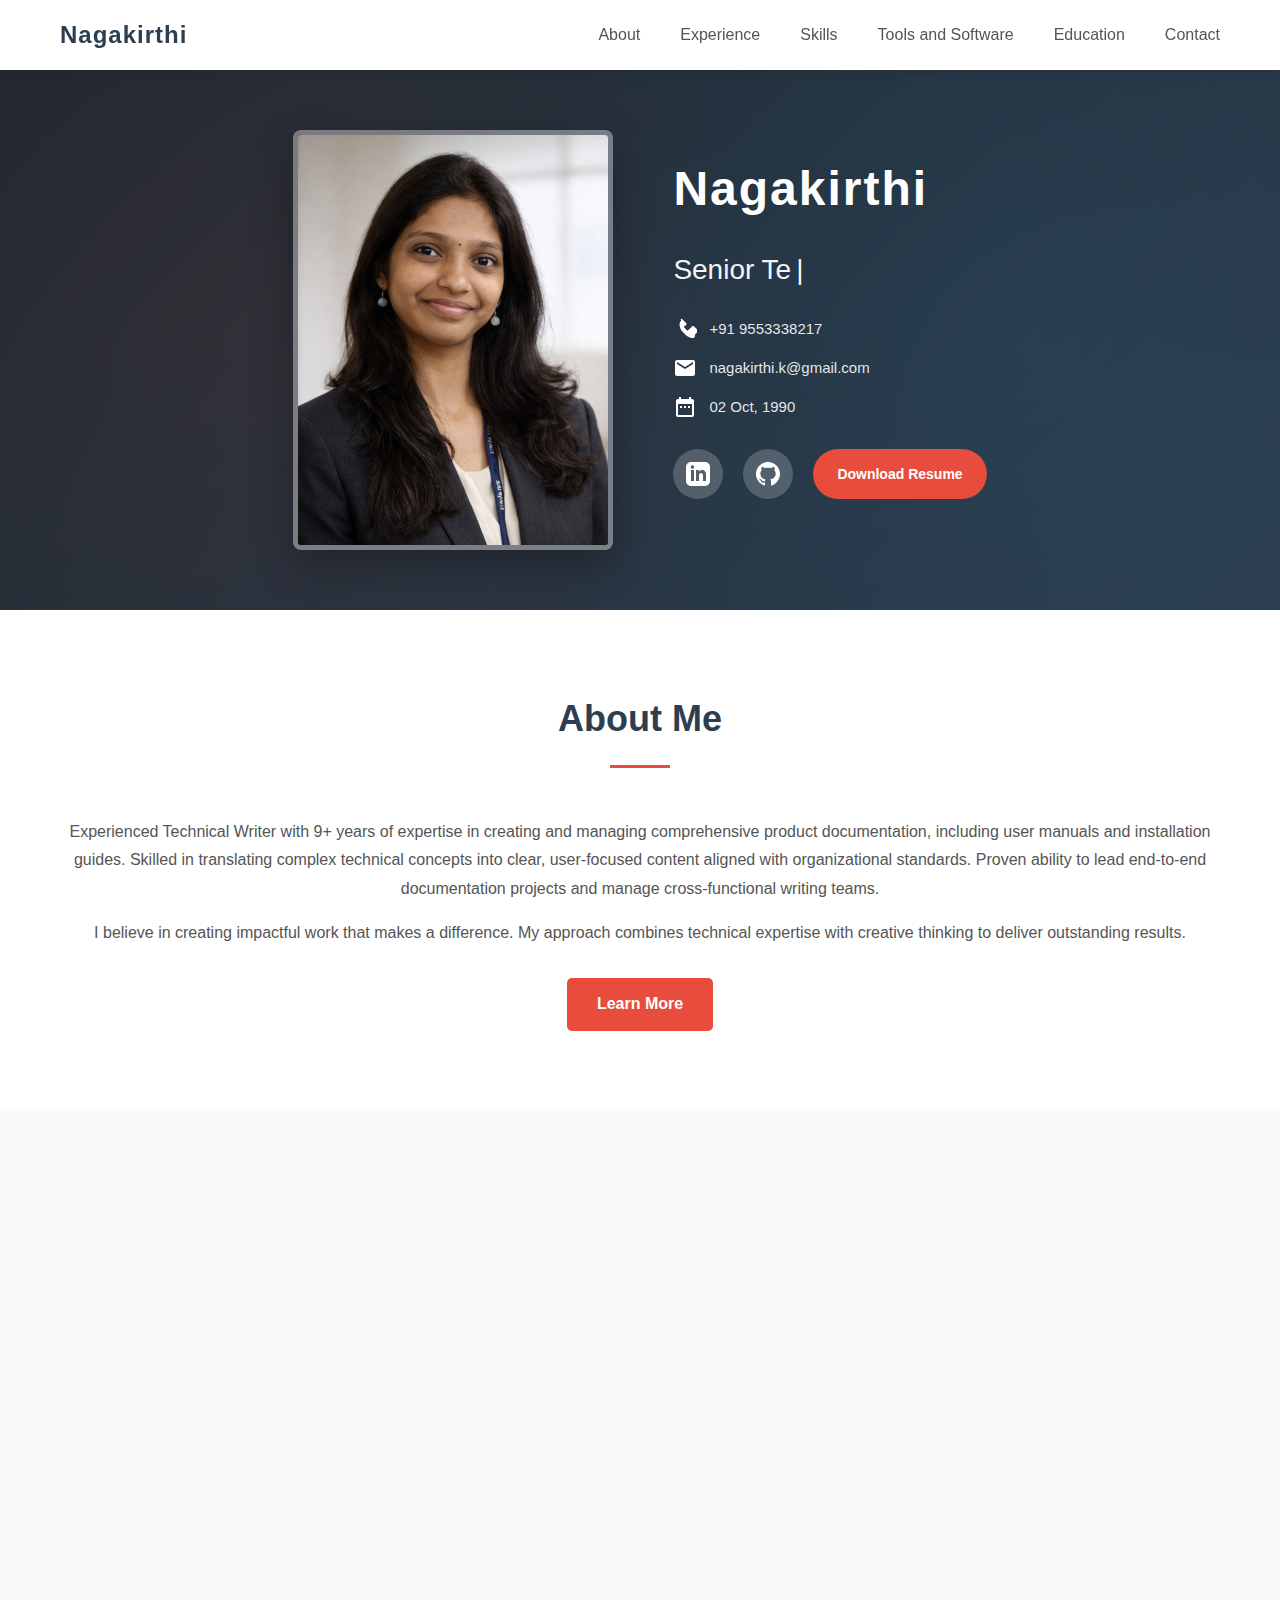
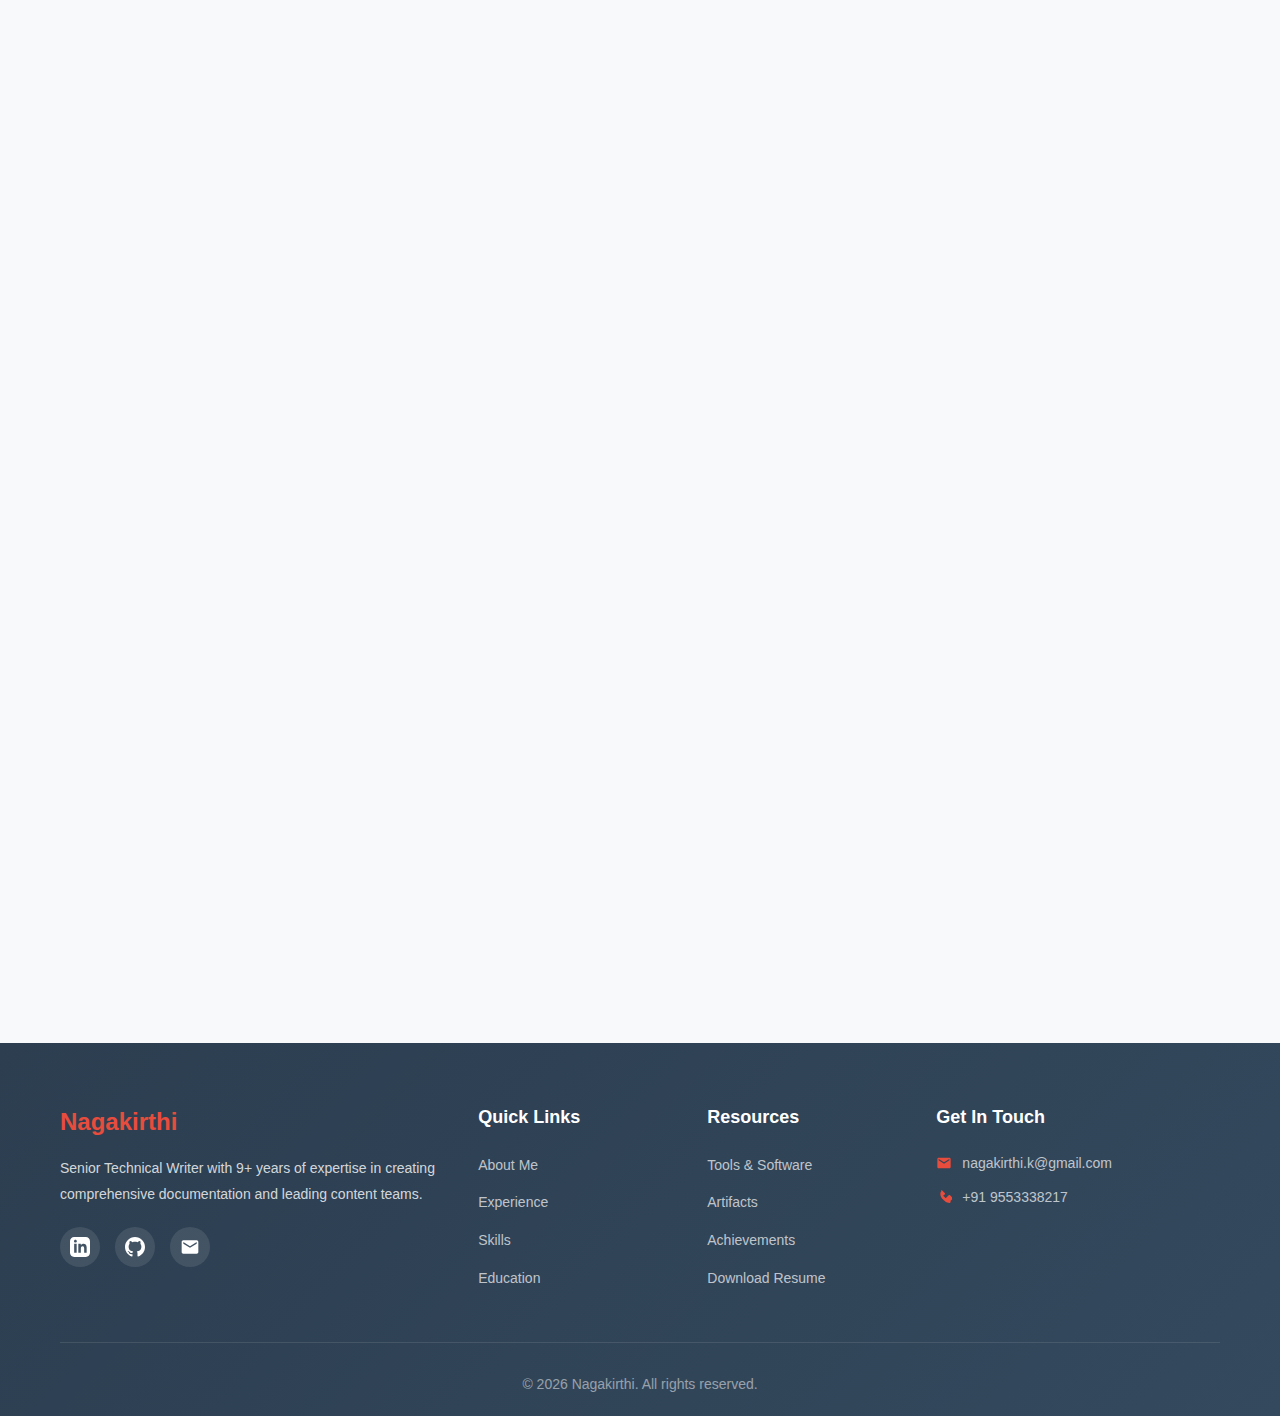
<file: index.html>
<!DOCTYPE html>
<html lang="en">
<head>
    <meta charset="UTF-8">
    <meta name="viewport" content="width=device-width, initial-scale=1.0">
    <title>Nagakirthi - Portfolio</title>
    <link rel="stylesheet" href="styles.css">
</head>
<body>
    <!-- Scroll Progress Bar -->
    <div class="progress-bar" id="progressBar"></div>

    <!-- Navigation -->
    <nav class="navbar">
        <div class="nav-container">
            <a href="#home" class="logo">Nagakirthi</a>
            <button class="hamburger" id="hamburger" aria-label="Toggle menu">
                <span class="hamburger-line"></span>
                <span class="hamburger-line"></span>
                <span class="hamburger-line"></span>
            </button>
            <ul class="nav-menu" id="navMenu">
                <li><a href="about.html" class="nav-link">About</a></li>
                <li><a href="experience.html" class="nav-link">Experience</a></li>
                <li><a href="skills.html" class="nav-link">Skills</a></li>
                <li><a href="#tools" class="nav-link">Tools and Software</a></li>
                <li><a href="education.html" class="nav-link">Education</a></li>
                <li><a href="#contact" class="nav-link">Contact</a></li>
            </ul>
        </div>
    </nav>

    <!-- Hero Section -->
    <section class="hero" id="home">
        <div class="hero-content">
            <div class="profile-photo-container">
                <div class="profile-photo">
                    <img src="assets/single.png" alt="Nagakirthi Profile Photo" class="profile-image">
                </div>
            </div>
            <div class="hero-text">
                <h1 class="hero-title">Nagakirthi</h1>
                <p class="hero-subtitle" id="typedText"></p>
                <div class="contact-details">
                    <div class="contact-field">
                        <span class="field-icon">
                            <svg xmlns="http://www.w3.org/2000/svg" viewBox="0 0 24 24" fill="white">
                                <path d="M19.95 21c-1.05 0-2.1-.2-3.12-.6-1.36-.53-2.59-1.02-3.79-2.23l-3.67-3.67c-1.2-1.2-1.7-2.43-2.23-3.79-.4-1.02-.6-2.07-.6-3.12 0-1.66.64-3.31 1.76-4.41L7.5 2.5C8.1 1.9 9 1.9 9.6 2.5l3.5 3.5c.6.6.6 1.5 0 2.1L11 9.6c-.2.2-.2.5 0 .7l3.2 3.2c.2.2.5.2.7 0l4.1-4.1c.6-.6 1.5-.6 2.1 0l3.5 3.5c.6.6.6 1.5 0 2.1l-2.75 2.75C22.26 20.36 21.11 21 19.95 21z"/>
                            </svg>
                        </span>
                        <span class="field-value">+91 9553338217</span>
                    </div>
                    <div class="contact-field">
                        <span class="field-icon">
                            <svg xmlns="http://www.w3.org/2000/svg" viewBox="0 0 24 24" fill="white">
                                <path d="M20 4H4c-1.1 0-1.99.9-1.99 2L2 18c0 1.1.9 2 2 2h16c1.1 0 2-.9 2-2V6c0-1.1-.9-2-2-2zm0 4l-8 5-8-5V6l8 5 8-5v2z"/>
                            </svg>
                        </span>
                        <span class="field-value">nagakirthi.k@gmail.com</span>
                    </div>
                    <div class="contact-field">
                        <span class="field-icon">
                            <svg xmlns="http://www.w3.org/2000/svg" viewBox="0 0 24 24" fill="white">
                                <path d="M9 11H7v2h2v-2zm4 0h-2v2h2v-2zm4 0h-2v2h2v-2zm2-7h-1V2h-2v2H8V2H6v2H5c-1.11 0-1.99.9-1.99 2L3 20c0 1.1.89 2 2 2h14c1.1 0 2-.9 2-2V6c0-1.1-.9-2-2-2zm0 16H5V9h14v11z"/>
                            </svg>
                        </span>
                        <span class="field-value">02 Oct, 1990</span>
                    </div>
                </div>
                <div class="social-icons">
                    <a href="http://www.linkedin.com/in/nagakirthi-kandula-30b631201" target="_blank" class="social-icon linkedin" title="LinkedIn">
                        <svg xmlns="http://www.w3.org/2000/svg" viewBox="0 0 24 24" fill="white">
                            <path d="M19 0h-14c-2.761 0-5 2.239-5 5v14c0 2.761 2.239 5 5 5h14c2.762 0 5-2.239 5-5v-14c0-2.761-2.238-5-5-5zm-11 19h-3v-11h3v11zm-1.5-12.268c-.966 0-1.75-.79-1.75-1.764s.784-1.764 1.75-1.764 1.75.79 1.75 1.764-.783 1.764-1.75 1.764zm13.5 12.268h-3v-5.604c0-3.368-4-3.113-4 0v5.604h-3v-11h3v1.765c1.396-2.586 7-2.777 7 2.476v6.759z"/>
                        </svg>
                    </a>
                    <a href="https://kirthi123456789.github.io/CW/" target="_blank" class="social-icon github" title="GitHub">
                        <svg xmlns="http://www.w3.org/2000/svg" viewBox="0 0 24 24" fill="currentColor">
                            <path d="M12 0c-6.626 0-12 5.373-12 12 0 5.302 3.438 9.8 8.207 11.387.6.111.793-.261.793-.577v-2.234c-3.338.726-4.033-1.416-4.033-1.416-.546-1.387-1.333-1.756-1.333-1.756-1.089-.745.083-.729.083-.729 1.205.084 1.839 1.237 1.839 1.237 1.07 1.834 2.807 1.304 3.492.997.107-.775.418-1.305.762-1.604-2.665-.305-5.467-1.334-5.467-5.931 0-1.311.469-2.381 1.236-3.221-.124-.303-.535-1.524.117-3.176 0 0 1.008-.322 3.301 1.23.957-.266 1.983-.399 3.003-.404 1.02.005 2.047.138 3.006.404 2.291-1.552 3.297-1.23 3.297-1.23.653 1.653.242 2.874.118 3.176.77.84 1.235 1.911 1.235 3.221 0 4.609-2.807 5.624-5.479 5.921.43.372.823 1.102.823 2.222v 3.293c0 .319.192.694.801.576 4.765-1.589 8.199-6.086 8.199-11.386 0-6.627-5.373-12-12-12z"/>
                        </svg>
                    </a>
                    <a class="resume-button" href="Nagakirthi Resume.pdf" download="Nagakirthi Resume.pdf">
                        Download Resume
                    </a>
                </div>
            </div>
        </div>
    </section>

    <!-- About Section -->
    <section class="about fade-in-section" id="about">
        <div class="container">
            <h2>About Me</h2>
            <div class="about-content">
                <div class="about-text">
                    <p>Experienced Technical Writer with 9+ years of expertise in creating and managing
comprehensive product documentation, including user manuals and installation guides.
Skilled in translating complex technical concepts into clear, user-focused content aligned
with organizational standards. Proven ability to lead end-to-end documentation projects and
manage cross-functional writing teams.
</p>
                    <p>I believe in creating impactful work that makes a difference. My approach combines technical expertise with creative thinking to deliver outstanding results.</p>
                    <a href="about.html" class="learn-more-button">Learn More</a>
                </div>
            </div>
        </div>
    </section>

    <!-- Statistics Section -->
    <section class="statistics fade-in-section">
        <div class="container">
            <div class="stats-grid">
                <div class="stat-card">
                    <div class="stat-icon">
                        <svg xmlns="http://www.w3.org/2000/svg" viewBox="0 0 24 24" fill="currentColor">
                            <path d="M12 2C6.48 2 2 6.48 2 12s4.48 10 10 10 10-4.48 10-10S17.52 2 12 2zm-2 15l-5-5 1.41-1.41L10 14.17l7.59-7.59L19 8l-9 9z"/>
                        </svg>
                    </div>
                    <div class="stat-number" data-target="13">0</div>
                    <div class="stat-label">Years of Experience</div>
                </div>
                <div class="stat-card">
                    <div class="stat-icon">
                        <svg xmlns="http://www.w3.org/2000/svg" viewBox="0 0 24 24" fill="currentColor">
                            <path d="M19 3h-4.18C14.4 1.84 13.3 1 12 1c-1.3 0-2.4.84-2.82 2H5c-1.1 0-2 .9-2 2v14c0 1.1.9 2 2 2h14c1.1 0 2-.9 2-2V5c0-1.1-.9-2-2-2zm-7 0c.55 0 1 .45 1 1s-.45 1-1 1-1-.45-1-1 .45-1 1-1zm2 14H7v-2h7v2zm3-4H7v-2h10v2zm0-4H7V7h10v2z"/>
                        </svg>
                    </div>
                    <div class="stat-number" data-target="20">0</div>
                    <div class="stat-label">Projects Completed</div>
                </div>
                <div class="stat-card">
                    <div class="stat-icon">
                        <svg xmlns="http://www.w3.org/2000/svg" viewBox="0 0 24 24" fill="currentColor">
                            <path d="M12 12c2.21 0 4-1.79 4-4s-1.79-4-4-4-4 1.79-4 4 1.79 4 4 4zm0 2c-2.67 0-8 1.34-8 4v2h16v-2c0-2.66-5.33-4-8-4z"/>
                        </svg>
                    </div>
                    <div class="stat-number" data-target="10">0</div>
                    <div class="stat-label">Happy Clients</div>
                </div>
                <div class="stat-card">
                    <div class="stat-icon">
                        <svg xmlns="http://www.w3.org/2000/svg" viewBox="0 0 24 24" fill="currentColor">
                            <path d="M12 2L15.09 8.26L22 9.27L17 14.14L18.18 21.02L12 17.77L5.82 21.02L7 14.14L2 9.27L8.91 8.26L12 2Z"/>
                        </svg>
                    </div>
                    <div class="stat-number" data-target="15">0</div>
                    <div class="stat-label">Artifact Types</div>
                </div>
            </div>
        </div>
    </section>

    <!-- Experience Section -->
    <section class="experience fade-in-section" id="experience">
        <div class="container">
            <h2>Professional Experience</h2>
            <div class="experience-list">
                <div class="experience-item">
                    <h3>Senior Technical Writer</h3>
                    <p class="company">Trigent Software (Oracle India)</p>
                    <p class="period">May 2025 – Present</p>
                    <ul class="responsibilities">
                        <li>Lead end-to-end creation of user guides, help systems, and release documentation.</li>
                        <li>Maintain Flare-based documentation aligned with standards and architecture.</li>
                        <li>Collaborate with Strategy, QA, and Product teams for consistent documentation delivery.</li>
                    </ul>
                </div>

                <div class="experience-item">
                    <h3>Lead Technical Writer</h3>
                    <p class="company">Technofocus Pvt. Ltd.</p>
                    <p class="period">Feb 2021 – Jan 2025</p>
                    <ul class="responsibilities">
                        <li>Led a 5-member documentation team delivering training and product guides.</li>
                        <li>Defined documentation roadmap aligned with product release cycles.</li>
                        <li>Improved clarity and user engagement through enhanced content and layout.</li>
                    </ul>
                </div>
            </div>
            <div class="section-button-container">
                <a href="experience.html" class="section-button">View My Career Progression</a>
            </div>
        </div>
    </section>

    <!-- Skills Section -->
    <section class="skills fade-in-section" id="skills">
        <div class="container">
            <h2>Skills & Expertise</h2>
            <div class="skills-grid">
                <div class="skill-category">
                    
                    <div class="skill-tags">
                        <span class="skill-tag">
                            <svg xmlns="http://www.w3.org/2000/svg" viewBox="0 0 24 24" fill="currentColor" class="skill-icon">
                                <path d="M14.5 4l-3.5 3.5-7 7v3h3l7-7 3.5-3.5-2.5-2.5zm2.5 9.5h-1v2h-2v1h2v2h1v-2h2v-1h-2v-2z"/>
                            </svg>
                            Technical Writing
                        </span>
                        <span class="skill-tag">
                            <svg xmlns="http://www.w3.org/2000/svg" viewBox="0 0 24 24" fill="currentColor" class="skill-icon">
                                <path d="M19 3H5c-1.1 0-2 .9-2 2v14c0 1.1.9 2 2 2h14c1.1 0 2-.9 2-2V5c0-1.1-.9-2-2-2zm0 16H5V5h14v14zm-5.04-6.71l-2.75 3.54h2.54v2h-4v-1.35l2.75-3.54h-2.54v-2h4v1.35z"/>
                            </svg>
                            Content Design
                        </span>
                        <span class="skill-tag">
                            <svg xmlns="http://www.w3.org/2000/svg" viewBox="0 0 24 24" fill="currentColor" class="skill-icon">
                                <path d="M14 2H6a2 2 0 0 0-2 2v16a2 2 0 0 0 2 2h12a2 2 0 0 0 2-2V8l-8-6z"/>
                            </svg>
                            Product Documentation
                        </span>
                        <span class="skill-tag">
                            <svg xmlns="http://www.w3.org/2000/svg" viewBox="0 0 24 24" fill="currentColor" class="skill-icon">
                                <path d="M12 2C6.48 2 2 6.48 2 12s4.48 10 10 10 10-4.48 10-10S17.52 2 12 2zm0 18c-4.41 0-8-3.59-8-8s3.59-8 8-8 8 3.59 8 8-3.59 8-8 8zm3.5-9c.83 0 1.5-.67 1.5-1.5S16.33 8 15.5 8 14 8.67 14 9.5s.67 1.5 1.5 1.5zm-7 0c.83 0 1.5-.67 1.5-1.5S9.33 8 8.5 8 7 8.67 7 9.5 7.67 11 8.5 11zm3.5 6.5c2.33 0 4.31-1.46 5.11-3.5H6.89c.8 2.04 2.78 3.5 5.11 3.5z"/>
                            </svg>
                            Proofreading
                        </span>
                        <span class="skill-tag">
                            <svg xmlns="http://www.w3.org/2000/svg" viewBox="0 0 24 24" fill="currentColor" class="skill-icon">
                                <path d="M3 13h2v8H3zm4-8h2v16H7zm4-2h2v18h-2zm4 4h2v14h-2zm4-2h2v16h-2z"/>
                            </svg>
                            Content Design
                        </span>
                        <span class="skill-tag">
                            <svg xmlns="http://www.w3.org/2000/svg" viewBox="0 0 24 24" fill="currentColor" class="skill-icon">
                                <path d="M3 13.5h8v-3H3v3zm0-8h8v-3H3v3zm0 13.5h8v-3H3v3zm13-5.5h8V9h-8v4zm0 8.5h8v-3h-8v3zm0-13h8v-3h-8v3z"/>
                            </svg>
                            Editing
                        </span>
                        <span class="skill-tag">
                            <svg xmlns="http://www.w3.org/2000/svg" viewBox="0 0 24 24" fill="currentColor" class="skill-icon">
                                <path d="M19 3H5c-1.1 0-2 .9-2 2v14c0 1.1.9 2 2 2h14c1.1 0 2-.9 2-2V5c0-1.1-.9-2-2-2zm-5 9.5c0 .83-.67 1.5-1.5 1.5S11 13.33 11 12.5s.67-1.5 1.5-1.5 1.5.67 1.5 1.5zM6 6h12v4H6zm0 10h12v4H6z"/>
                            </svg>
                            API Documentation
                        </span>
                        <span class="skill-tag">
                            <svg xmlns="http://www.w3.org/2000/svg" viewBox="0 0 24 24" fill="currentColor" class="skill-icon">
                                <path d="M12 2C6.48 2 2 6.48 2 12s4.48 10 10 10 10-4.48 10-10S17.52 2 12 2zm-2 15l-5-5 1.41-1.41L10 14.17l7.59-7.59L19 8l-9 9z"/>
                            </svg>
                            Strategic Planning
                        </span>
                        <span class="skill-tag">
                            <svg xmlns="http://www.w3.org/2000/svg" viewBox="0 0 24 24" fill="currentColor" class="skill-icon">
                                <path d="M12 2C6.48 2 2 6.48 2 12s4.48 10 10 10 10-4.48 10-10S17.52 2 12 2zm0 18c-4.41 0-8-3.59-8-8s3.59-8 8-8 8 3.59 8 8-3.59 8-8 8zm0-13c-2.76 0-5 2.24-5 5s2.24 5 5 5 5-2.24 5-5-2.24-5-5-5zm0 8c-1.66 0-3-1.34-3-3s1.34-3 3-3 3 1.34 3 3-1.34 3-3 3z"/>
                            </svg>
                            Agile Methodology,
                        </span>
                        <span class="skill-tag">
                            <svg xmlns="http://www.w3.org/2000/svg" viewBox="0 0 24 24" fill="currentColor" class="skill-icon">
                                <path d="M12 12c2.21 0 4-1.79 4-4s-1.79-4-4-4-4 1.79-4 4 1.79 4 4 4zm0 2c-2.67 0-8 1.34-8 4v2h16v-2c0-2.66-5.33-4-8-4z"/>
                            </svg>
                            Leadership Skills
                        </span>
                    </div>
                </div>
            </div>
            <div class="section-button-container">
                <a href="skills.html" class="section-button">Explore All Skills & Competencies</a>
            </div>
        </div>
    </section>

    <!-- Tools and Softwares Section -->
    <section class="tools-softwares fade-in-section" id="tools">
        <div class="container">
            <div class="section-header-tools">
                <h2>Technical Toolkit & Expertise</h2>
                <p class="section-subtitle">Comprehensive mastery across modern documentation and development tools</p>
            </div>

            <!-- Enhanced Tools Matrix -->
            <div class="tools-matrix">
                <!-- Proficiency Legend -->
                <div class="proficiency-legend">
                    <div class="legend-item">
                        <span class="legend-badge familiar-badge">
                            <svg xmlns="http://www.w3.org/2000/svg" viewBox="0 0 24 24" fill="currentColor">
                                <path d="M12 2L15.09 8.26L22 9.27L17 14.14L18.18 21.02L12 17.77L5.82 21.02L7 14.14L2 9.27L8.91 8.26L12 2Z"/>
                            </svg>
                            <svg xmlns="http://www.w3.org/2000/svg" viewBox="0 0 24 24" fill="currentColor">
                                <path d="M12 2L15.09 8.26L22 9.27L17 14.14L18.18 21.02L12 17.77L5.82 21.02L7 14.14L2 9.27L8.91 8.26L12 2Z"/>
                            </svg>
                            <svg xmlns="http://www.w3.org/2000/svg" viewBox="0 0 24 24" fill="currentColor">
                                <path d="M12 2L15.09 8.26L22 9.27L17 14.14L18.18 21.02L12 17.77L5.82 21.02L7 14.14L2 9.27L8.91 8.26L12 2Z"/>
                            </svg>
                        </span>
                        <span class="legend-label">Familiar</span>
                    </div>
                    <div class="legend-item">
                        <span class="legend-badge expert-badge">
                            <svg xmlns="http://www.w3.org/2000/svg" viewBox="0 0 24 24" fill="currentColor">
                                <path d="M12 2L15.09 8.26L22 9.27L17 14.14L18.18 21.02L12 17.77L5.82 21.02L7 14.14L2 9.27L8.91 8.26L12 2Z"/>
                            </svg>
                            <svg xmlns="http://www.w3.org/2000/svg" viewBox="0 0 24 24" fill="currentColor">
                                <path d="M12 2L15.09 8.26L22 9.27L17 14.14L18.18 21.02L12 17.77L5.82 21.02L7 14.14L2 9.27L8.91 8.26L12 2Z"/>
                            </svg>
                            <svg xmlns="http://www.w3.org/2000/svg" viewBox="0 0 24 24" fill="currentColor">
                                <path d="M12 2L15.09 8.26L22 9.27L17 14.14L18.18 21.02L12 17.77L5.82 21.02L7 14.14L2 9.27L8.91 8.26L12 2Z"/>
                            </svg>
                            <svg xmlns="http://www.w3.org/2000/svg" viewBox="0 0 24 24" fill="currentColor">
                                <path d="M12 2L15.09 8.26L22 9.27L17 14.14L18.18 21.02L12 17.77L5.82 21.02L7 14.14L2 9.27L8.91 8.26L12 2Z"/>
                            </svg>
                            <svg xmlns="http://www.w3.org/2000/svg" viewBox="0 0 24 24" fill="currentColor">
                                <path d="M12 2L15.09 8.26L22 9.27L17 14.14L18.18 21.02L12 17.77L5.82 21.02L7 14.14L2 9.27L8.91 8.26L12 2Z"/>
                            </svg>
                        </span>
                        <span class="legend-label">Expert</span>
                    </div>
                </div>

                <!-- Category 1: AI in Technical Writing -->
                <div class="tool-category-wrapper">
                    <div class="category-header" onclick="toggleCategory(this)">
                        <div class="category-icon ai-icon">
                            <svg xmlns="http://www.w3.org/2000/svg" viewBox="0 0 24 24" fill="currentColor">
                                <path d="M9 21c0 .55.45 1 1 1h4c.55 0 1-.45 1-1v-1H9v1zm3-19C8.14 2 5 5.14 5 9c0 2.38 1.19 4.47 3 5.74V17c0 .55.45 1 1 1h6c.55 0 1-.45 1-1v-2.26c1.81-1.27 3-3.36 3-5.74 0-3.86-3.14-7-7-7z"/>
                            </svg>
                        </div>
                        <h3 class="category-title-enhanced">AI in Technical Writing</h3>
                        <div class="category-count">9 tools</div>
                        <div class="expand-icon">
                            <svg xmlns="http://www.w3.org/2000/svg" viewBox="0 0 24 24" fill="currentColor">
                                <path d="M16.59 8.59L12 13.17 7.41 8.59 6 10l6 6 6-6z"/>
                            </svg>
                        </div>
                    </div>
                    <div class="category-content">
                        <div class="tools-grid-enhanced">
                            <div class="tool-badge familiar">
                                <span class="tool-name">Crew AI</span>
                                <span class="proficiency-stars">★★★</span>
                            </div>
                            <div class="tool-badge familiar">
                                <span class="tool-name">Colab</span>
                                <span class="proficiency-stars">★★★</span>
                            </div>
                            <div class="tool-badge familiar">
                                <span class="tool-name">Claude</span>
                                <span class="proficiency-stars">★★★</span>
                            </div>
                            <div class="tool-badge expert">
                                <span class="tool-name">Perplexity</span>
                                <span class="proficiency-stars">★★★★★</span>
                            </div>
                            <div class="tool-badge expert">
                                <span class="tool-name">ChatGPT</span>
                                <span class="proficiency-stars">★★★★★</span>
                            </div>
                            <div class="tool-badge expert">
                                <span class="tool-name">Cursor AI</span>
                                <span class="proficiency-stars">★★★★★</span>
                            </div>
                            <div class="tool-badge expert">
                                <span class="tool-name">NotebookLM</span>
                                <span class="proficiency-stars">★★★★★</span>
                            </div>
                            <div class="tool-badge expert">
                                <span class="tool-name">Gemini</span>
                                <span class="proficiency-stars">★★★★★</span>
                            </div>
                            <div class="tool-badge expert">
                                <span class="tool-name">Github Copilot</span>
                                <span class="proficiency-stars">★★★★★</span>
                            </div>
                        </div>
                    </div>
                </div>

                <!-- Category 2: Authoring & Documentation -->
                <div class="tool-category-wrapper">
                    <div class="category-header" onclick="toggleCategory(this)">
                        <div class="category-icon authoring-icon">
                            <svg xmlns="http://www.w3.org/2000/svg" viewBox="0 0 24 24" fill="currentColor">
                                <path d="M14 2H6c-1.1 0-1.99.9-1.99 2L4 20c0 1.1.89 2 1.99 2H18c1.1 0 2-.9 2-2V8l-6-6zm2 16H8v-2h8v2zm0-4H8v-2h8v2zm-3-5V3.5L18.5 9H13z"/>
                            </svg>
                        </div>
                        <h3 class="category-title-enhanced">Authoring & Documentation</h3>
                        <div class="category-count">7 tools</div>
                        <div class="expand-icon">
                            <svg xmlns="http://www.w3.org/2000/svg" viewBox="0 0 24 24" fill="currentColor">
                                <path d="M16.59 8.59L12 13.17 7.41 8.59 6 10l6 6 6-6z"/>
                            </svg>
                        </div>
                    </div>
                    <div class="category-content">
                        <div class="tools-grid-enhanced">
                            <div class="tool-badge familiar">
                                <span class="tool-name">Document360</span>
                                <span class="proficiency-stars">★★★</span>
                            </div>
                            <div class="tool-badge familiar">
                                <span class="tool-name">DITA Oxygen XML</span>
                                <span class="proficiency-stars">★★★</span>
                            </div>
                            <div class="tool-badge expert">
                                <span class="tool-name">RoboHelp</span>
                                <span class="proficiency-stars">★★★★★</span>
                            </div>
                            <div class="tool-badge expert">
                                <span class="tool-name">Adobe FrameMaker</span>
                                <span class="proficiency-stars">★★★★★</span>
                            </div>
                            <div class="tool-badge expert">
                                <span class="tool-name">MadCap Flare</span>
                                <span class="proficiency-stars">★★★★★</span>
                            </div>
                            <div class="tool-badge expert">
                                <span class="tool-name">MS Suite</span>
                                <span class="proficiency-stars">★★★★★</span>
                            </div>
                            <div class="tool-badge expert">
                                <span class="tool-name">Tortoise SVN</span>
                                <span class="proficiency-stars">★★★★★</span>
                            </div>
                        </div>
                    </div>
                </div>

                <!-- Category 3: Audio-Visuals -->
                <div class="tool-category-wrapper">
                    <div class="category-header" onclick="toggleCategory(this)">
                        <div class="category-icon media-icon">
                            <svg xmlns="http://www.w3.org/2000/svg" viewBox="0 0 24 24" fill="currentColor">
                                <path d="M21 3H3c-1.11 0-2 .89-2 2v12c0 1.1.89 2 2 2h5v2h8v-2h5c1.1 0 1.99-.9 1.99-2L23 5c0-1.11-.9-2-2-2zm0 14H3V5h18v12z"/>
                            </svg>
                        </div>
                        <h3 class="category-title-enhanced">Audio-Visuals</h3>
                        <div class="category-count">8 tools</div>
                        <div class="expand-icon">
                            <svg xmlns="http://www.w3.org/2000/svg" viewBox="0 0 24 24" fill="currentColor">
                                <path d="M16.59 8.59L12 13.17 7.41 8.59 6 10l6 6 6-6z"/>
                            </svg>
                        </div>
                    </div>
                    <div class="category-content">
                        <div class="tools-grid-enhanced">
                            <div class="tool-badge familiar">
                                <span class="tool-name">Draw.io</span>
                                <span class="proficiency-stars">★★★</span>
                            </div>
                            <div class="tool-badge familiar">
                                <span class="tool-name">Canva AI</span>
                                <span class="proficiency-stars">★★★</span>
                            </div>
                            <div class="tool-badge familiar">
                                <span class="tool-name">HeyGen</span>
                                <span class="proficiency-stars">★★★</span>
                            </div>
                            <div class="tool-badge expert">
                                <span class="tool-name">Camtasia</span>
                                <span class="proficiency-stars">★★★★★</span>
                            </div>
                            <div class="tool-badge expert">
                                <span class="tool-name">Visio</span>
                                <span class="proficiency-stars">★★★★★</span>
                            </div>
                            <div class="tool-badge expert">
                                <span class="tool-name">Eleven Labs</span>
                                <span class="proficiency-stars">★★★★★</span>
                            </div>
                            <div class="tool-badge expert">
                                <span class="tool-name">ClipChamp</span>
                                <span class="proficiency-stars">★★★★★</span>
                            </div>
                            <div class="tool-badge expert">
                                <span class="tool-name">Snag-it</span>
                                <span class="proficiency-stars">★★★★★</span>
                            </div>
                        </div>
                    </div>
                </div>

                <!-- Category 4: Digital Guidance -->
                <div class="tool-category-wrapper">
                    <div class="category-header" onclick="toggleCategory(this)">
                        <div class="category-icon guidance-icon">
                            <svg xmlns="http://www.w3.org/2000/svg" viewBox="0 0 24 24" fill="currentColor">
                                <path d="M12 2C6.48 2 2 6.48 2 12s4.48 10 10 10 10-4.48 10-10S17.52 2 12 2zm1 15h-2v-6h2v6zm0-8h-2V7h2v2z"/>
                            </svg>
                        </div>
                        <h3 class="category-title-enhanced">Digital Guidance</h3>
                        <div class="category-count">1 tool</div>
                        <div class="expand-icon">
                            <svg xmlns="http://www.w3.org/2000/svg" viewBox="0 0 24 24" fill="currentColor">
                                <path d="M16.59 8.59L12 13.17 7.41 8.59 6 10l6 6 6-6z"/>
                            </svg>
                        </div>
                    </div>
                    <div class="category-content">
                        <div class="tools-grid-enhanced">
                            <div class="tool-badge expert">
                                <span class="tool-name">WalkMe</span>
                                <span class="proficiency-stars">★★★★★</span>
                            </div>
                        </div>
                    </div>
                </div>

                <!-- Category 5: API Documentation -->
                <div class="tool-category-wrapper">
                    <div class="category-header" onclick="toggleCategory(this)">
                        <div class="category-icon api-icon">
                            <svg xmlns="http://www.w3.org/2000/svg" viewBox="0 0 24 24" fill="currentColor">
                                <path d="M9.4 16.6L4.8 12l4.6-4.6L8 6l-6 6 6 6 1.4-1.4zm5.2 0l4.6-4.6-4.6-4.6L16 6l6 6-6 6-1.4-1.4z"/>
                            </svg>
                        </div>
                        <h3 class="category-title-enhanced">API Documentation</h3>
                        <div class="category-count">3 tools</div>
                        <div class="expand-icon">
                            <svg xmlns="http://www.w3.org/2000/svg" viewBox="0 0 24 24" fill="currentColor">
                                <path d="M16.59 8.59L12 13.17 7.41 8.59 6 10l6 6 6-6z"/>
                            </svg>
                        </div>
                    </div>
                    <div class="category-content">
                        <div class="tools-grid-enhanced">
                            <div class="tool-badge familiar">
                                <span class="tool-name">Mintlify Writer</span>
                                <span class="proficiency-stars">★★★</span>
                            </div>
                            <div class="tool-badge expert">
                                <span class="tool-name">Swagger UI</span>
                                <span class="proficiency-stars">★★★★★</span>
                            </div>
                            <div class="tool-badge expert">
                                <span class="tool-name">Postman</span>
                                <span class="proficiency-stars">★★★★★</span>
                            </div>
                        </div>
                    </div>
                </div>

                <!-- Category 6: Programming Languages -->
                <div class="tool-category-wrapper">
                    <div class="category-header" onclick="toggleCategory(this)">
                        <div class="category-icon language-icon">
                            <svg xmlns="http://www.w3.org/2000/svg" viewBox="0 0 24 24" fill="currentColor">
                                <path d="M9.4 16.6L4.8 12l4.6-4.6L8 6l-6 6 6 6 1.4-1.4zm5.2 0l4.6-4.6-4.6-4.6L16 6l6 6-6 6-1.4-1.4z"/>
                            </svg>
                        </div>
                        <h3 class="category-title-enhanced">Programming Languages</h3>
                        <div class="category-count">7 languages</div>
                        <div class="expand-icon">
                            <svg xmlns="http://www.w3.org/2000/svg" viewBox="0 0 24 24" fill="currentColor">
                                <path d="M16.59 8.59L12 13.17 7.41 8.59 6 10l6 6 6-6z"/>
                            </svg>
                        </div>
                    </div>
                    <div class="category-content">
                        <div class="tools-grid-enhanced">
                            <div class="tool-badge familiar">
                                <span class="tool-name">HTML</span>
                                <span class="proficiency-stars">★★★</span>
                            </div>
                            <div class="tool-badge familiar">
                                <span class="tool-name">CSS</span>
                                <span class="proficiency-stars">★★★</span>
                            </div>
                            <div class="tool-badge familiar">
                                <span class="tool-name">YAML</span>
                                <span class="proficiency-stars">★★★</span>
                            </div>
                            <div class="tool-badge familiar">
                                <span class="tool-name">JavaScript</span>
                                <span class="proficiency-stars">★★★</span>
                            </div>
                            <div class="tool-badge familiar">
                                <span class="tool-name">Python</span>
                                <span class="proficiency-stars">★★★</span>
                            </div>
                            <div class="tool-badge expert">
                                <span class="tool-name">JSON</span>
                                <span class="proficiency-stars">★★★★★</span>
                            </div>
                            <div class="tool-badge expert">
                                <span class="tool-name">XML</span>
                                <span class="proficiency-stars">★★★★★</span>
                            </div>
                        </div>
                    </div>
                </div>

                <!-- Category 7: Editing & Proofreading -->
                <div class="tool-category-wrapper">
                    <div class="category-header" onclick="toggleCategory(this)">
                        <div class="category-icon editing-icon">
                            <svg xmlns="http://www.w3.org/2000/svg" viewBox="0 0 24 24" fill="currentColor">
                                <path d="M3 17.25V21h3.75L17.81 9.94l-3.75-3.75L3 17.25zM20.71 7.04c.39-.39.39-1.02 0-1.41l-2.34-2.34c-.39-.39-1.02-.39-1.41 0l-1.83 1.83 3.75 3.75 1.83-1.83z"/>
                            </svg>
                        </div>
                        <h3 class="category-title-enhanced">Editing & Proofreading</h3>
                        <div class="category-count">2 tools</div>
                        <div class="expand-icon">
                            <svg xmlns="http://www.w3.org/2000/svg" viewBox="0 0 24 24" fill="currentColor">
                                <path d="M16.59 8.59L12 13.17 7.41 8.59 6 10l6 6 6-6z"/>
                            </svg>
                        </div>
                    </div>
                    <div class="category-content">
                        <div class="tools-grid-enhanced">
                            <div class="tool-badge expert">
                                <span class="tool-name">Grammarly</span>
                                <span class="proficiency-stars">★★★★★</span>
                            </div>
                            <div class="tool-badge expert">
                                <span class="tool-name">Acrolinx</span>
                                <span class="proficiency-stars">★★★★★</span>
                            </div>
                        </div>
                    </div>
                </div>

                <!-- Category 8: Docs-Like-Code -->
                <div class="tool-category-wrapper">
                    <div class="category-header" onclick="toggleCategory(this)">
                        <div class="category-icon code-icon">
                            <svg xmlns="http://www.w3.org/2000/svg" viewBox="0 0 24 24" fill="currentColor">
                                <path d="M12 0c-6.626 0-12 5.373-12 12 0 5.302 3.438 9.8 8.207 11.387.6.111.793-.261.793-.577v-2.234c-3.338.726-4.033-1.416-4.033-1.416-.546-1.387-1.333-1.756-1.333-1.756-1.089-.745.083-.729.083-.729 1.205.084 1.839 1.237 1.839 1.237 1.07 1.834 2.807 1.304 3.492.997.107-.775.418-1.305.762-1.604-2.665-.305-5.467-1.334-5.467-5.931 0-1.311.469-2.381 1.236-3.221-.124-.303-.535-1.524.117-3.176 0 0 1.008-.322 3.301 1.23.957-.266 1.983-.399 3.003-.404 1.02.005 2.047.138 3.006.404 2.291-1.552 3.297-1.23 3.297-1.23.653 1.653.242 2.874.118 3.176.77.84 1.235 1.911 1.235 3.221 0 4.609-2.807 5.624-5.479 5.921.43.372.823 1.102.823 2.222v3.293c0 .319.192.694.801.576 4.765-1.589 8.199-6.086 8.199-11.386 0-6.627-5.373-12-12-12z"/>
                            </svg>
                        </div>
                        <h3 class="category-title-enhanced">Docs-Like-Code</h3>
                        <div class="category-count">3 tools</div>
                        <div class="expand-icon">
                            <svg xmlns="http://www.w3.org/2000/svg" viewBox="0 0 24 24" fill="currentColor">
                                <path d="M16.59 8.59L12 13.17 7.41 8.59 6 10l6 6 6-6z"/>
                            </svg>
                        </div>
                    </div>
                    <div class="category-content">
                        <div class="tools-grid-enhanced">
                            <div class="tool-badge expert">
                                <span class="tool-name">Git</span>
                                <span class="proficiency-stars">★★★★★</span>
                            </div>
                            <div class="tool-badge expert">
                                <span class="tool-name">GitHub</span>
                                <span class="proficiency-stars">★★★★★</span>
                            </div>
                            <div class="tool-badge expert">
                                <span class="tool-name">Markdown</span>
                                <span class="proficiency-stars">★★★★★</span>
                            </div>
                        </div>
                    </div>
                </div>

                <!-- Category 9: Project Management -->
                <div class="tool-category-wrapper">
                    <div class="category-header" onclick="toggleCategory(this)">
                        <div class="category-icon pm-icon">
                            <svg xmlns="http://www.w3.org/2000/svg" viewBox="0 0 24 24" fill="currentColor">
                                <path d="M19 3h-4.18C14.4 1.84 13.3 1 12 1c-1.3 0-2.4.84-2.82 2H5c-1.1 0-2 .9-2 2v14c0 1.1.9 2 2 2h14c1.1 0 2-.9 2-2V5c0-1.1-.9-2-2-2zm-7 0c.55 0 1 .45 1 1s-.45 1-1 1-1-.45-1-1 .45-1 1-1zm2 14H7v-2h7v2zm3-4H7v-2h10v2zm0-4H7V7h10v2z"/>
                            </svg>
                        </div>
                        <h3 class="category-title-enhanced">Project Management</h3>
                        <div class="category-count">4 tools</div>
                        <div class="expand-icon">
                            <svg xmlns="http://www.w3.org/2000/svg" viewBox="0 0 24 24" fill="currentColor">
                                <path d="M16.59 8.59L12 13.17 7.41 8.59 6 10l6 6 6-6z"/>
                            </svg>
                        </div>
                    </div>
                    <div class="category-content">
                        <div class="tools-grid-enhanced">
                            <div class="tool-badge expert">
                                <span class="tool-name">JIRA</span>
                                <span class="proficiency-stars">★★★★★</span>
                            </div>
                            <div class="tool-badge expert">
                                <span class="tool-name">ServiceNow</span>
                                <span class="proficiency-stars">★★★★★</span>
                            </div>
                            <div class="tool-badge expert">
                                <span class="tool-name">Confluence</span>
                                <span class="proficiency-stars">★★★★★</span>
                            </div>
                            <div class="tool-badge expert">
                                <span class="tool-name">SharePoint</span>
                                <span class="proficiency-stars">★★★★★</span>
                            </div>
                        </div>
                    </div>
                </div>

            </div>
        </div>
    </section>

    <!-- Artifacts Section -->
    <section class="artifacts fade-in-section" id="artifacts">
        <div class="container">
            <h2>Artifacts</h2>
            <div class="artifacts-grid">
                <div class="artifact-card">
                    <span class="artifact-text">Microcopy (UI texts)</span>
                </div>
                <div class="artifact-card">
                    <span class="artifact-text">User Manuals</span>
                </div>
                <div class="artifact-card">
                    <span class="artifact-text">Installation and Configuration Manuals</span>
                </div>
                <div class="artifact-card">
                    <span class="artifact-text">Administrator's Manuals</span>
                </div>
                <div class="artifact-card">
                    <span class="artifact-text">Operations Manuals</span>
                </div>
                <div class="artifact-card">
                    <span class="artifact-text">Corporate Training Manuals</span>
                </div>
                <div class="artifact-card">
                    <span class="artifact-text">FAQ and Troubleshooting Guides</span>
                </div>
                <div class="artifact-card">
                    <span class="artifact-text">Release Notes</span>
                </div>
                <div class="artifact-card">
                    <span class="artifact-text">What's New</span>
                </div>
                <div class="artifact-card">
                    <span class="artifact-text">How-To Articles</span>
                </div>
                <div class="artifact-card">
                    <span class="artifact-text">API Documentation</span>
                </div>
                <div class="artifact-card">
                    <span class="artifact-text">Onboarding Guides</span>
                </div>
                <div class="artifact-card">
                    <span class="artifact-text">Knowledge Bases</span>
                </div>
                <div class="artifact-card">
                    <span class="artifact-text">Bugs</span>
                </div>
                <div class="artifact-card">
                    <span class="artifact-text">Process documents</span>
                </div>
            </div>
        </div>
    </section>

    <!-- Education Section -->
    <section class="education fade-in-section">
        <div class="container">
            <h2>Education</h2>
            <div class="education-list">
                <div class="education-item">
                    <h3>B.E (Information Science and Engineering)</h3>
                    <p class="institution">VTU/Bellary Institution of Technology Management</p>
                    <p class="graduation">Graduation: 2012</p>
                </div>

                <div class="education-item">
                    <h3>Higher Secondary</h3>
                    <p class="institution">Chaitanya PU College</p>
                    <p class="graduation">Graduation: 2008</p>
                </div>
            </div>
            <div class="section-button-container">
                <a href="education.html" class="section-button">Explore My Academic Background</a>
            </div>
        </div>
    </section>

    <!-- Achievements Section -->
    <section class="achievements fade-in-section" id="achievements">
        <div class="container">
            <h2>Achievements</h2>
            <div class="achievements-grid">
                <div class="achievement-tile">
                    <div class="achievement-icon">
                        <svg xmlns="http://www.w3.org/2000/svg" viewBox="0 0 24 24" fill="currentColor">
                            <path d="M12 2L15.09 8.26L22 9.27L17 14.14L18.18 21.02L12 17.77L5.82 21.02L7 14.14L2 9.27L8.91 8.26L12 2Z"/>
                        </svg>
                    </div>
                    
                    <p>Increased user satisfaction. Enriching documentation for both developer audience and end users.
</p>
                </div>

                <div class="achievement-tile">
                    <div class="achievement-icon">
                        <svg xmlns="http://www.w3.org/2000/svg" viewBox="0 0 24 24" fill="currentColor">
                            <path d="M12 2L15.09 8.26L22 9.27L17 14.14L18.18 21.02L12 17.77L5.82 21.02L7 14.14L2 9.27L8.91 8.26L12 2Z"/>
                        </svg>
                    </div>
                    
                    <p>Revised product guide, resulting in a
drop in support queries,
demonstrating improved user
understanding</p>
                </div>

                <div class="achievement-tile">
                    <div class="achievement-icon">
                        <svg xmlns="http://www.w3.org/2000/svg" viewBox="0 0 24 24" fill="currentColor">
                            <path d="M12 2L15.09 8.26L22 9.27L17 14.14L18.18 21.02L12 17.77L5.82 21.02L7 14.14L2 9.27L8.91 8.26L12 2Z"/>
                        </svg>
                    </div>
                    
                    <p>Increased user satisfaction.
Enriching documentation for both
developer audience and end users.
</p>
                </div>
            </div>
        </div>
    </section>

    <!-- Contact Section -->
    <section class="contact fade-in-section" id="contact">
        <div class="container">
            <h2>Get In Touch</h2>
            <p class="contact-intro">Have a question or want to work together? Feel free to reach out!</p>
            <form class="contact-form" id="contactForm">
                <div class="form-row">
                    <div class="form-group">
                        <label for="name">Name *</label>
                        <input type="text" id="name" name="name" required placeholder="Your Name">
                    </div>
                    <div class="form-group">
                        <label for="email">Email *</label>
                        <input type="email" id="email" name="email" required placeholder="your.email@example.com">
                    </div>
                </div>
                <div class="form-group">
                    <label for="subject">Subject *</label>
                    <input type="text" id="subject" name="subject" required placeholder="What's this about?">
                </div>
                <div class="form-group">
                    <label for="message">Message *</label>
                    <textarea id="message" name="message" rows="6" required placeholder="Tell me more..."></textarea>
                </div>
                <button type="submit" class="submit-button">
                    <svg xmlns="http://www.w3.org/2000/svg" viewBox="0 0 24 24" fill="currentColor" class="submit-icon">
                        <path d="M2.01 21L23 12 2.01 3 2 10l15 2-15 2z"/>
                    </svg>
                    Send Message
                </button>
            </form>
            <div class="form-status" id="formStatus"></div>
        </div>
    </section>

    <!-- Footer -->
    <footer class="footer">
        <div class="container">
            <div class="footer-content">
                <div class="footer-section">
                    <h3 class="footer-title">Nagakirthi</h3>
                    <p class="footer-description">Senior Technical Writer with 9+ years of expertise in creating comprehensive documentation and leading content teams.</p>
                    <div class="footer-social">
                        <a href="http://www.linkedin.com/in/nagakirthi-kandula-30b631201" target="_blank" class="footer-social-link" title="LinkedIn">
                            <svg xmlns="http://www.w3.org/2000/svg" viewBox="0 0 24 24" fill="currentColor">
                                <path d="M19 0h-14c-2.761 0-5 2.239-5 5v14c0 2.761 2.239 5 5 5h14c2.762 0 5-2.239 5-5v-14c0-2.761-2.238-5-5-5zm-11 19h-3v-11h3v11zm-1.5-12.268c-.966 0-1.75-.79-1.75-1.764s.784-1.764 1.75-1.764 1.75.79 1.75 1.764-.783 1.764-1.75 1.764zm13.5 12.268h-3v-5.604c0-3.368-4-3.113-4 0v5.604h-3v-11h3v1.765c1.396-2.586 7-2.777 7 2.476v6.759z"/>
                            </svg>
                        </a>
                        <a href="https://kirthi123456789.github.io/CW/" target="_blank" class="footer-social-link" title="GitHub">
                            <svg xmlns="http://www.w3.org/2000/svg" viewBox="0 0 24 24" fill="currentColor">
                                <path d="M12 0c-6.626 0-12 5.373-12 12 0 5.302 3.438 9.8 8.207 11.387.6.111.793-.261.793-.577v-2.234c-3.338.726-4.033-1.416-4.033-1.416-.546-1.387-1.333-1.756-1.333-1.756-1.089-.745.083-.729.083-.729 1.205.084 1.839 1.237 1.839 1.237 1.07 1.834 2.807 1.304 3.492.997.107-.775.418-1.305.762-1.604-2.665-.305-5.467-1.334-5.467-5.931 0-1.311.469-2.381 1.236-3.221-.124-.303-.535-1.524.117-3.176 0 0 1.008-.322 3.301 1.23.957-.266 1.983-.399 3.003-.404 1.02.005 2.047.138 3.006.404 2.291-1.552 3.297-1.23 3.297-1.23.653 1.653.242 2.874.118 3.176.77.84 1.235 1.911 1.235 3.221 0 4.609-2.807 5.624-5.479 5.921.43.372.823 1.102.823 2.222v3.293c0 .319.192.694.801.576 4.765-1.589 8.199-6.086 8.199-11.386 0-6.627-5.373-12-12-12z"/>
                            </svg>
                        </a>
                        <a href="mailto:nagakirthi.k@gmail.com" class="footer-social-link" title="Email">
                            <svg xmlns="http://www.w3.org/2000/svg" viewBox="0 0 24 24" fill="currentColor">
                                <path d="M20 4H4c-1.1 0-1.99.9-1.99 2L2 18c0 1.1.9 2 2 2h16c1.1 0 2-.9 2-2V6c0-1.1-.9-2-2-2zm0 4l-8 5-8-5V6l8 5 8-5v2z"/>
                            </svg>
                        </a>
                    </div>
                </div>
                <div class="footer-section">
                    <h4 class="footer-heading">Quick Links</h4>
                    <ul class="footer-links">
                        <li><a href="about.html">About Me</a></li>
                        <li><a href="experience.html">Experience</a></li>
                        <li><a href="skills.html">Skills</a></li>
                        <li><a href="education.html">Education</a></li>
                    </ul>
                </div>
                <div class="footer-section">
                    <h4 class="footer-heading">Resources</h4>
                    <ul class="footer-links">
                        <li><a href="#tools">Tools & Software</a></li>
                        <li><a href="#artifacts">Artifacts</a></li>
                        <li><a href="#achievements">Achievements</a></li>
                        <li><a href="Nagakirthi Resume.pdf" download>Download Resume</a></li>
                    </ul>
                </div>
                <div class="footer-section">
                    <h4 class="footer-heading">Get In Touch</h4>
                    <ul class="footer-contact">
                        <li>
                            <svg xmlns="http://www.w3.org/2000/svg" viewBox="0 0 24 24" fill="currentColor">
                                <path d="M20 4H4c-1.1 0-1.99.9-1.99 2L2 18c0 1.1.9 2 2 2h16c1.1 0 2-.9 2-2V6c0-1.1-.9-2-2-2zm0 4l-8 5-8-5V6l8 5 8-5v2z"/>
                            </svg>
                            nagakirthi.k@gmail.com
                        </li>
                        <li>
                            <svg xmlns="http://www.w3.org/2000/svg" viewBox="0 0 24 24" fill="currentColor">
                                <path d="M19.95 21c-1.05 0-2.1-.2-3.12-.6-1.36-.53-2.59-1.02-3.79-2.23l-3.67-3.67c-1.2-1.2-1.7-2.43-2.23-3.79-.4-1.02-.6-2.07-.6-3.12 0-1.66.64-3.31 1.76-4.41L7.5 2.5C8.1 1.9 9 1.9 9.6 2.5l3.5 3.5c.6.6.6 1.5 0 2.1L11 9.6c-.2.2-.2.5 0 .7l3.2 3.2c.2.2.5.2.7 0l4.1-4.1c.6-.6 1.5-.6 2.1 0l3.5 3.5c.6.6.6 1.5 0 2.1l-2.75 2.75C22.26 20.36 21.11 21 19.95 21z"/>
                            </svg>
                            +91 9553338217
                        </li>
                    </ul>
                </div>
            </div>
            <div class="footer-bottom">
                <p>&copy; 2026 Nagakirthi. All rights reserved.</p>
            </div>
        </div>
    </footer>

    <!-- Back to Top Button -->
    <button id="backToTop" class="back-to-top" title="Go to top">
        <svg xmlns="http://www.w3.org/2000/svg" viewBox="0 0 24 24" fill="currentColor">
            <path d="M7.41 15.41L12 10.83l4.59 4.58L18 14l-6-6-6 6z"/>
        </svg>
    </button>

    <script src="script.js"></script>
</body>
</html>
</file>
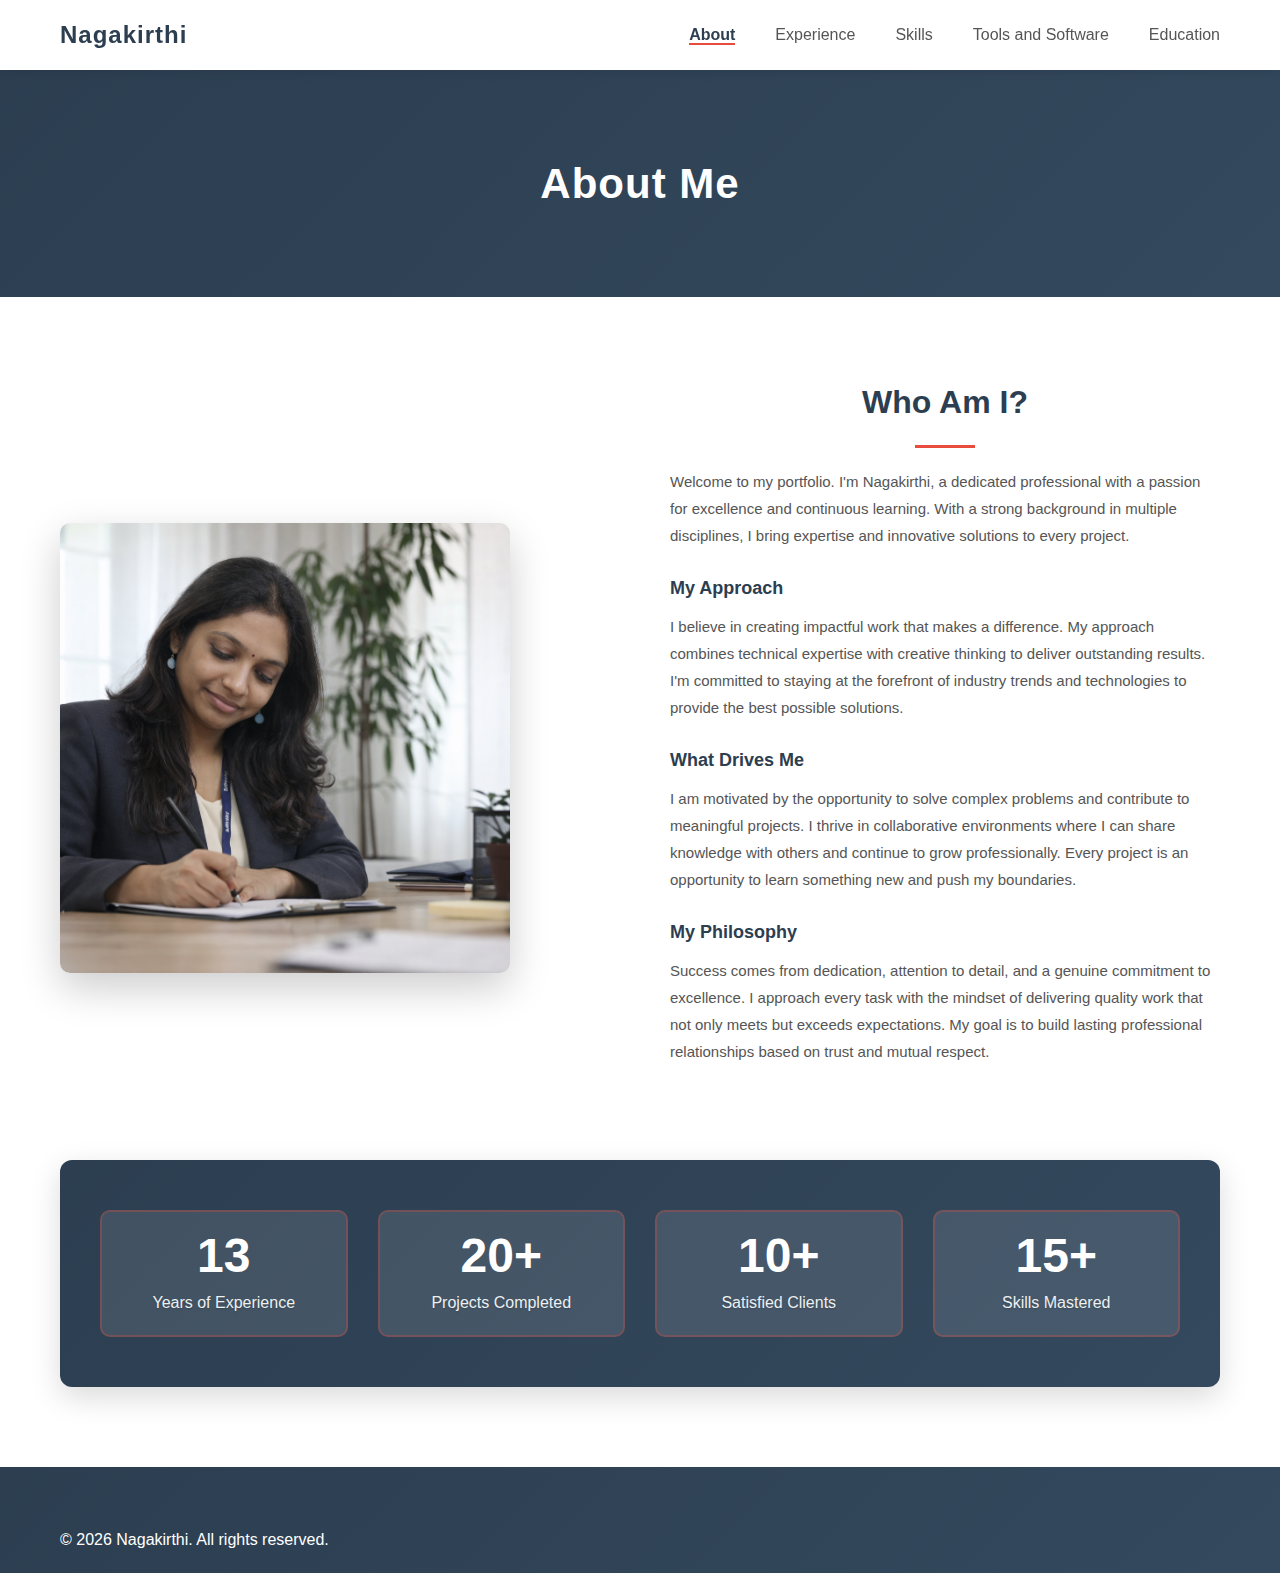
<file: about.html>
<!DOCTYPE html>
<html lang="en">
<head>
    <meta charset="UTF-8">
    <meta name="viewport" content="width=device-width, initial-scale=1.0">
    <title>About - Nagakirthi Portfolio</title>
    <link rel="stylesheet" href="styles.css">
</head>
<body>
    <!-- Navigation -->
    <nav class="navbar">
        <div class="nav-container">
            <a href="index.html" class="logo">Nagakirthi</a>
            <ul class="nav-menu">
                <li><a href="about.html" class="nav-link active">About</a></li>
                <li><a href="experience.html" class="nav-link">Experience</a></li>
                <li><a href="skills.html" class="nav-link">Skills</a></li>
                <li><a href="index.html#tools" class="nav-link">Tools and Software</a></li>
                <li><a href="education.html" class="nav-link">Education</a></li>
            </ul>
        </div>
    </nav>

    <!-- About Section -->
    <section class="page-hero about-hero">
        <div class="container">
            <h1>About Me</h1>
        </div>
    </section>

    <section class="about-detailed">
        <div class="container">
            <div class="about-grid">
                <div class="about-left">
                    <div class="profile-photo-large">
                        <img src="assets/About.png" alt="Nagakirthi" class="profile-image-large">
                    </div>
                </div>
                <div class="about-right">
                    <h2>Who Am I?</h2>
                    <p>Welcome to my portfolio. I'm Nagakirthi, a dedicated professional with a passion for excellence and continuous learning. With a strong background in multiple disciplines, I bring expertise and innovative solutions to every project.</p>
                    
                    <h3>My Approach</h3>
                    <p>I believe in creating impactful work that makes a difference. My approach combines technical expertise with creative thinking to deliver outstanding results. I'm committed to staying at the forefront of industry trends and technologies to provide the best possible solutions.</p>

                    <h3>What Drives Me</h3>
                    <p>I am motivated by the opportunity to solve complex problems and contribute to meaningful projects. I thrive in collaborative environments where I can share knowledge with others and continue to grow professionally. Every project is an opportunity to learn something new and push my boundaries.</p>

                    <h3>My Philosophy</h3>
                    <p>Success comes from dedication, attention to detail, and a genuine commitment to excellence. I approach every task with the mindset of delivering quality work that not only meets but exceeds expectations. My goal is to build lasting professional relationships based on trust and mutual respect.</p>
                </div>
            </div>

            <div class="about-stats">
                <div class="stat-item">
                    <div class="stat-number">13</div>
                    <div class="stat-label">Years of Experience</div>
                </div>
                <div class="stat-item">
                    <div class="stat-number">20+</div>
                    <div class="stat-label">Projects Completed</div>
                </div>
                <div class="stat-item">
                    <div class="stat-number">10+</div>
                    <div class="stat-label">Satisfied Clients</div>
                </div>
                <div class="stat-item">
                    <div class="stat-number">15+</div>
                    <div class="stat-label">Skills Mastered</div>
                </div>
            </div>
        </div>
    </section>

    <!-- Footer -->
    <footer class="footer">
        <div class="container">
            <p>&copy; 2026 Nagakirthi. All rights reserved.</p>
        </div>
    </footer>

    <script src="script.js"></script>
</body>
</html>
</file>
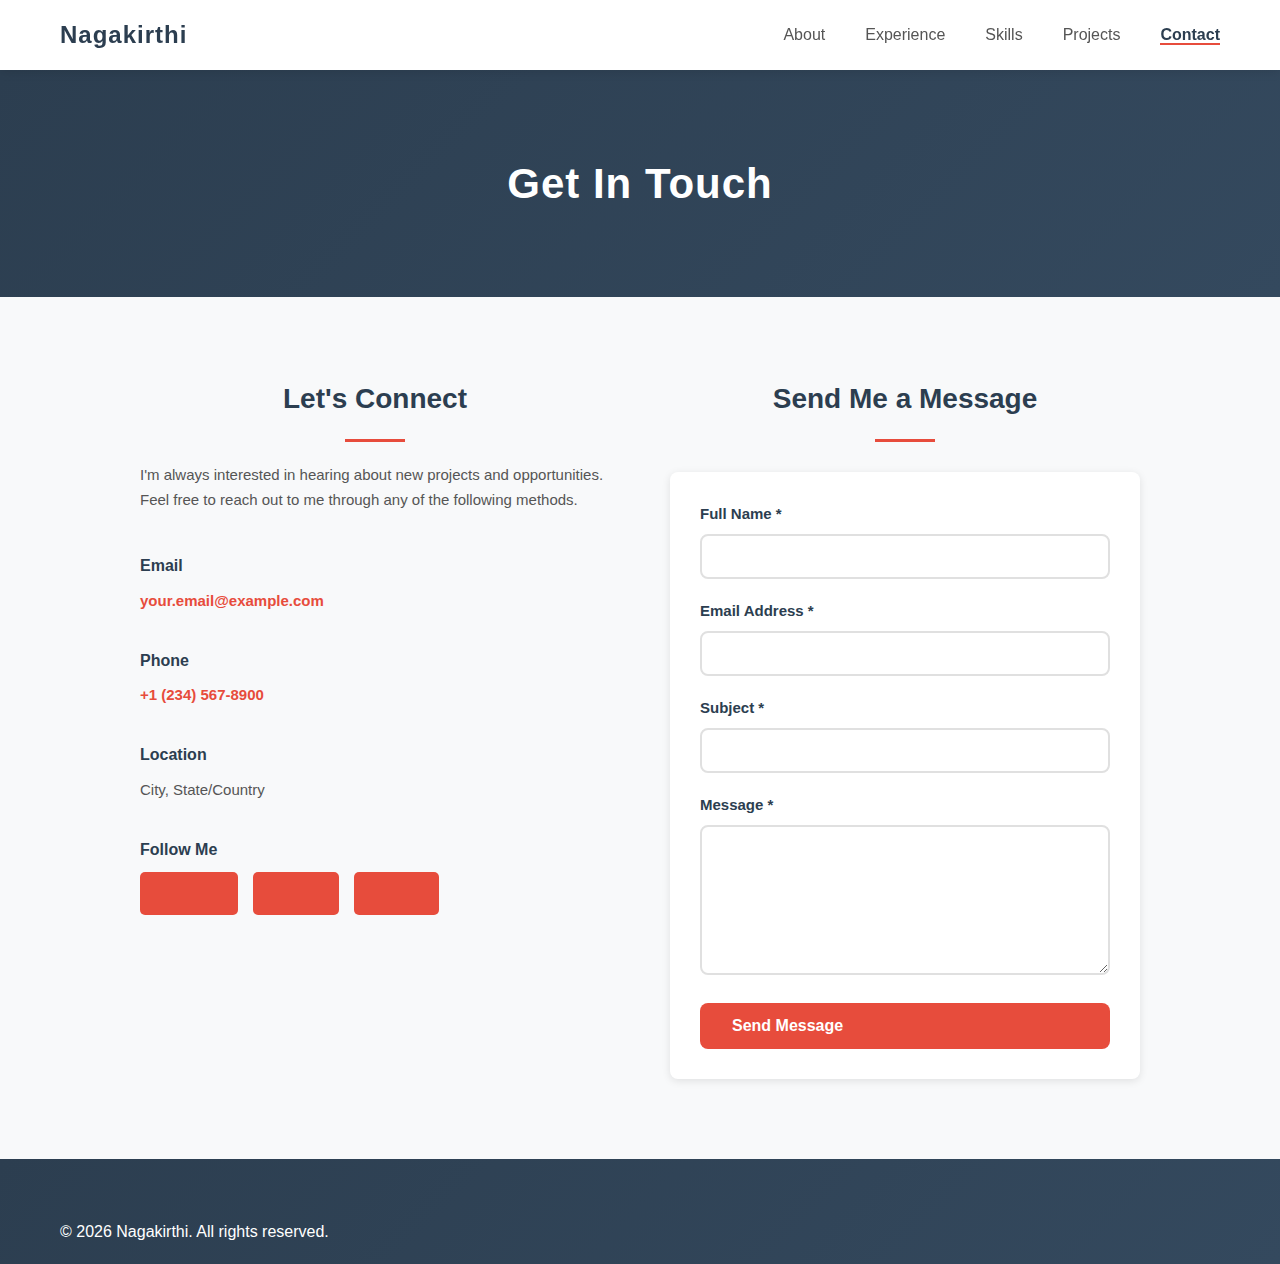
<file: contact.html>
<!DOCTYPE html>
<html lang="en">
<head>
    <meta charset="UTF-8">
    <meta name="viewport" content="width=device-width, initial-scale=1.0">
    <title>Contact - Nagakirthi Portfolio</title>
    <link rel="stylesheet" href="styles.css">
</head>
<body>
    <!-- Navigation -->
    <nav class="navbar">
        <div class="nav-container">
            <a href="index.html" class="logo">Nagakirthi</a>
            <ul class="nav-menu">
                <li><a href="about.html" class="nav-link">About</a></li>
                <li><a href="experience.html" class="nav-link">Experience</a></li>
                <li><a href="skills.html" class="nav-link">Skills</a></li>
                <li><a href="projects.html" class="nav-link">Projects</a></li>
                <li><a href="contact.html" class="nav-link active">Contact</a></li>
            </ul>
        </div>
    </nav>

    <!-- Contact Section -->
    <section class="page-hero">
        <div class="container">
            <h1>Get In Touch</h1>
        </div>
    </section>

    <section class="contact-detailed">
        <div class="container">
            <div class="contact-wrapper">
                <div class="contact-info">
                    <h2>Let's Connect</h2>
                    <p>I'm always interested in hearing about new projects and opportunities. Feel free to reach out to me through any of the following methods.</p>

                    <div class="contact-item">
                        <h3>Email</h3>
                        <p><a href="mailto:your.email@example.com">your.email@example.com</a></p>
                    </div>

                    <div class="contact-item">
                        <h3>Phone</h3>
                        <p><a href="tel:+1234567890">+1 (234) 567-8900</a></p>
                    </div>

                    <div class="contact-item">
                        <h3>Location</h3>
                        <p>City, State/Country</p>
                    </div>

                    <div class="contact-item">
                        <h3>Follow Me</h3>
                        <div class="social-links">
                            <a href="https://linkedin.com/in/yourprofile" target="_blank" class="social-link">LinkedIn</a>
                            <a href="https://github.com/yourprofile" target="_blank" class="social-link">GitHub</a>
                            <a href="https://twitter.com/yourprofile" target="_blank" class="social-link">Twitter</a>
                        </div>
                    </div>
                </div>

                <div class="contact-form-wrapper">
                    <h2>Send Me a Message</h2>
                    <form class="contact-form">
                        <div class="form-group">
                            <label for="name">Full Name *</label>
                            <input type="text" id="name" name="name" required>
                        </div>

                        <div class="form-group">
                            <label for="email">Email Address *</label>
                            <input type="email" id="email" name="email" required>
                        </div>

                        <div class="form-group">
                            <label for="subject">Subject *</label>
                            <input type="text" id="subject" name="subject" required>
                        </div>

                        <div class="form-group">
                            <label for="message">Message *</label>
                            <textarea id="message" name="message" rows="6" required></textarea>
                        </div>

                        <button type="submit" class="submit-button">Send Message</button>
                    </form>
                </div>
            </div>
        </div>
    </section>

    <!-- Footer -->
    <footer class="footer">
        <div class="container">
            <p>&copy; 2026 Nagakirthi. All rights reserved.</p>
        </div>
    </footer>

    <script src="script.js"></script>
</body>
</html>
</file>
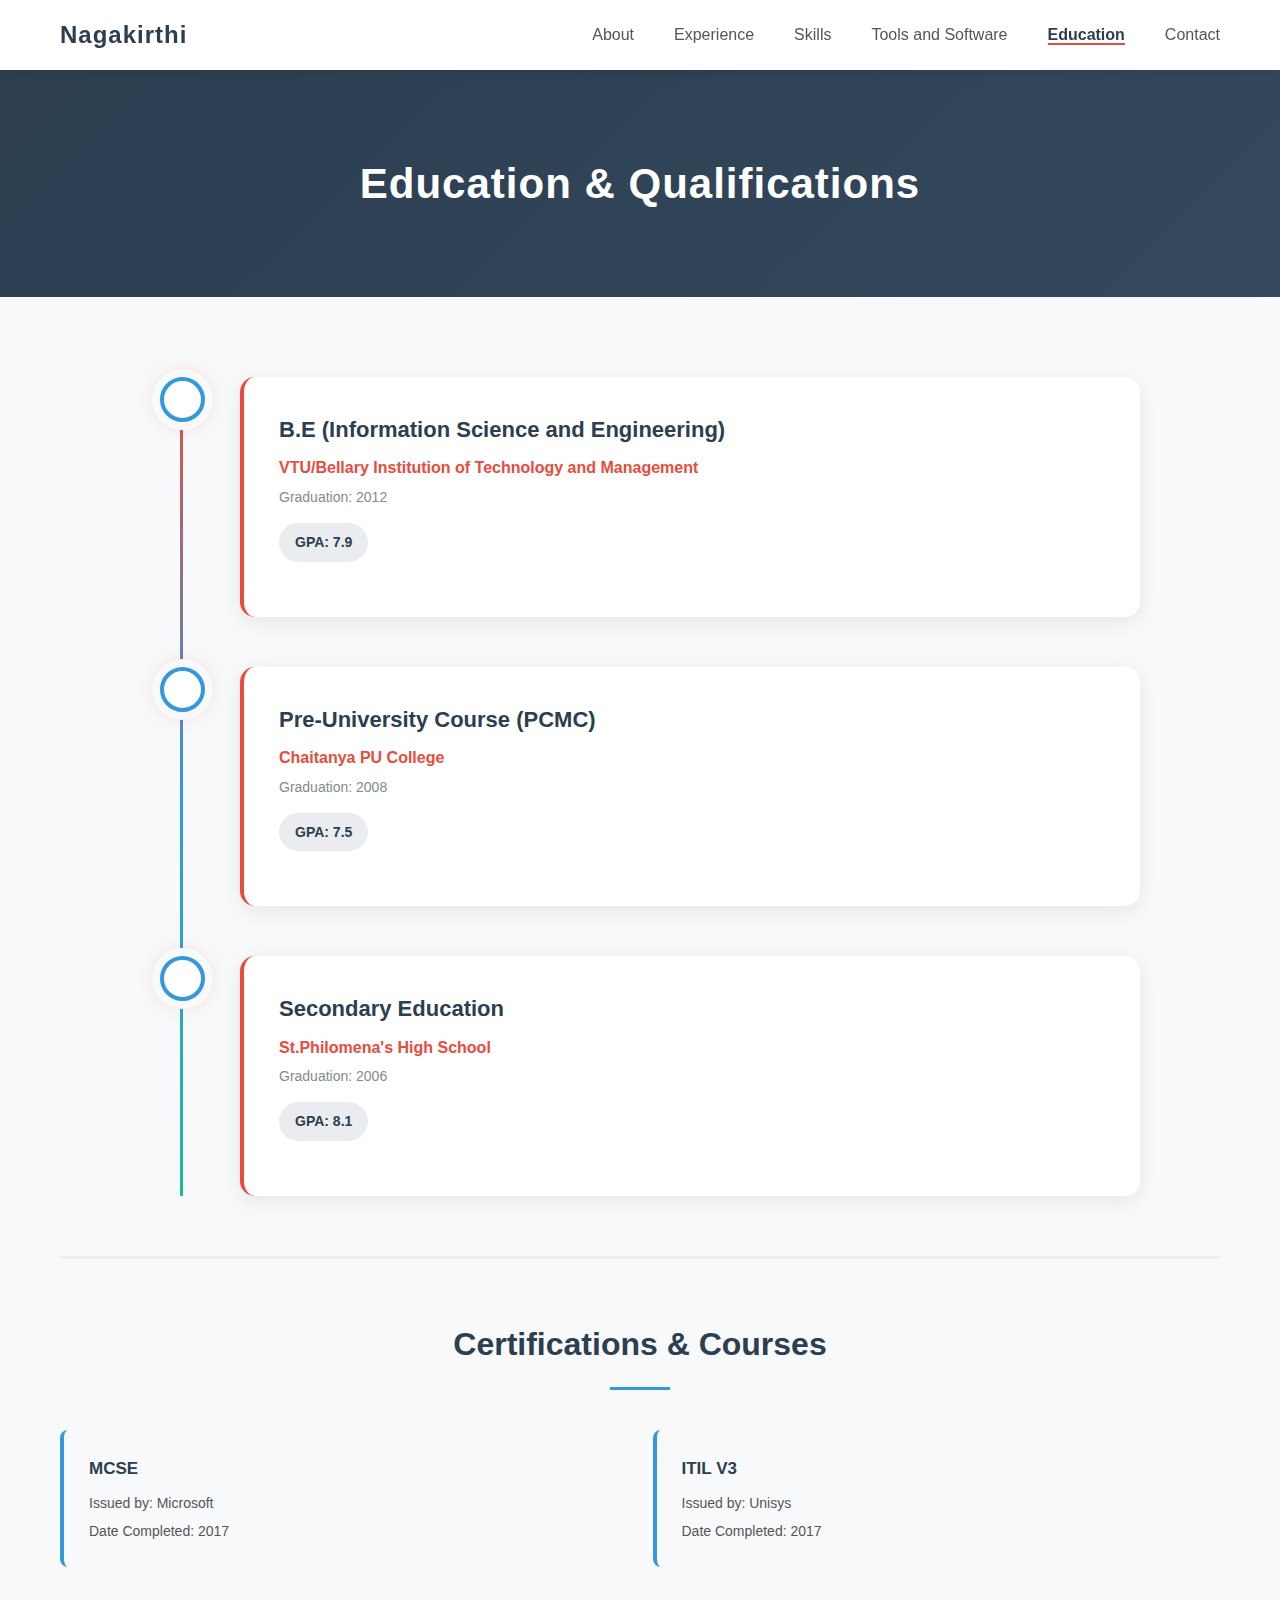
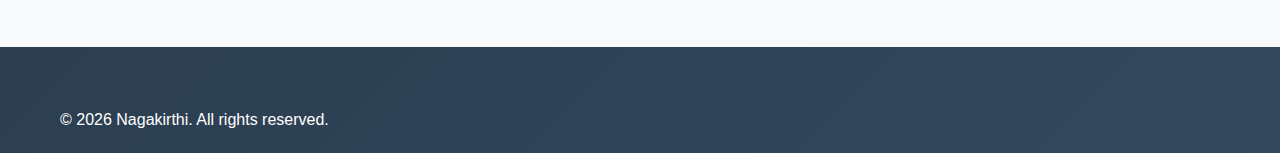
<file: education.html>
<!DOCTYPE html>
<html lang="en">
<head>
    <meta charset="UTF-8">
    <meta name="viewport" content="width=device-width, initial-scale=1.0">
    <title>Education - Nagakirthi Portfolio</title>
    <link rel="stylesheet" href="styles.css">
</head>
<body>
    <!-- Navigation -->
    <nav class="navbar">
        <div class="nav-container">
            <a href="index.html" class="logo">Nagakirthi</a>
            <ul class="nav-menu">
                <li><a href="about.html" class="nav-link">About</a></li>
                <li><a href="experience.html" class="nav-link">Experience</a></li>
                <li><a href="skills.html" class="nav-link">Skills</a></li>
                <li><a href="index.html#tools" class="nav-link">Tools and Software</a></li>
                <li><a href="education.html" class="nav-link active">Education</a></li>
                <li><a href="index.html#contact" class="nav-link">Contact</a></li>
            </ul>
        </div>
    </nav>

    <!-- Education Section -->
    <section class="page-hero">
        <div class="container">
            <h1>Education & Qualifications</h1>
        </div>
    </section>

    <section class="education-detailed">
        <div class="container">
            <div class="education-timeline">
                <div class="education-item-detailed">
                    <div class="timeline-marker-edu"></div>
                    <div class="timeline-content-edu">
                        <h3>B.E (Information Science and Engineering)</h3>
                        <p class="institution">VTU/Bellary Institution of Technology and Management</p>
                        <p class="period">Graduation: 2012</p>
                        
                        <div class="education-highlights">
                            <span class="highlight">GPA: 7.9</span>
                            
                        </div>
                    </div>
                </div>

                <div class="education-item-detailed">
                    <div class="timeline-marker-edu"></div>
                    <div class="timeline-content-edu">
                        <h3>Pre-University Course (PCMC)</h3>
                        <p class="institution">Chaitanya PU College</p>
                        <p class="period">Graduation: 2008</p>
                        
                        <div class="education-highlights">
                            <span class="highlight">GPA: 7.5</span>
                        
                        </div>
                    </div>
                </div>

                <div class="education-item-detailed">
                    <div class="timeline-marker-edu"></div>
                    <div class="timeline-content-edu">
                        <h3>Secondary Education</h3>
                        <p class="institution">St.Philomena's High School</p>
                        <p class="period">Graduation: 2006</p>
                        
                        <div class="education-highlights">
                            <span class="highlight">GPA: 8.1</span>
                         
                        </div>
                    </div>
                </div>
            </div>

            <div class="certifications-section">
                <h2>Certifications & Courses</h2>
                <div class="certification-list">
                    <div class="certification-item-detailed">
                        <h3>MCSE</h3>
                        <p class="cert-issuer">Issued by: Microsoft</p>
                        <p class="cert-date">Date Completed: 2017</p>
                    </div>
                    <div class="certification-item-detailed">
                        <h3>ITIL V3</h3>
                        <p class="cert-issuer">Issued by: Unisys</p>
                        <p class="cert-date">Date Completed: 2017</p>
                    </div>
                    
                </div>
            </div>
        </div>
    </section>

    <!-- Footer -->
    <footer class="footer">
        <div class="container">
            <p>&copy; 2026 Nagakirthi. All rights reserved.</p>
        </div>
    </footer>

    <script src="script.js"></script>
</body>
</html>
</file>
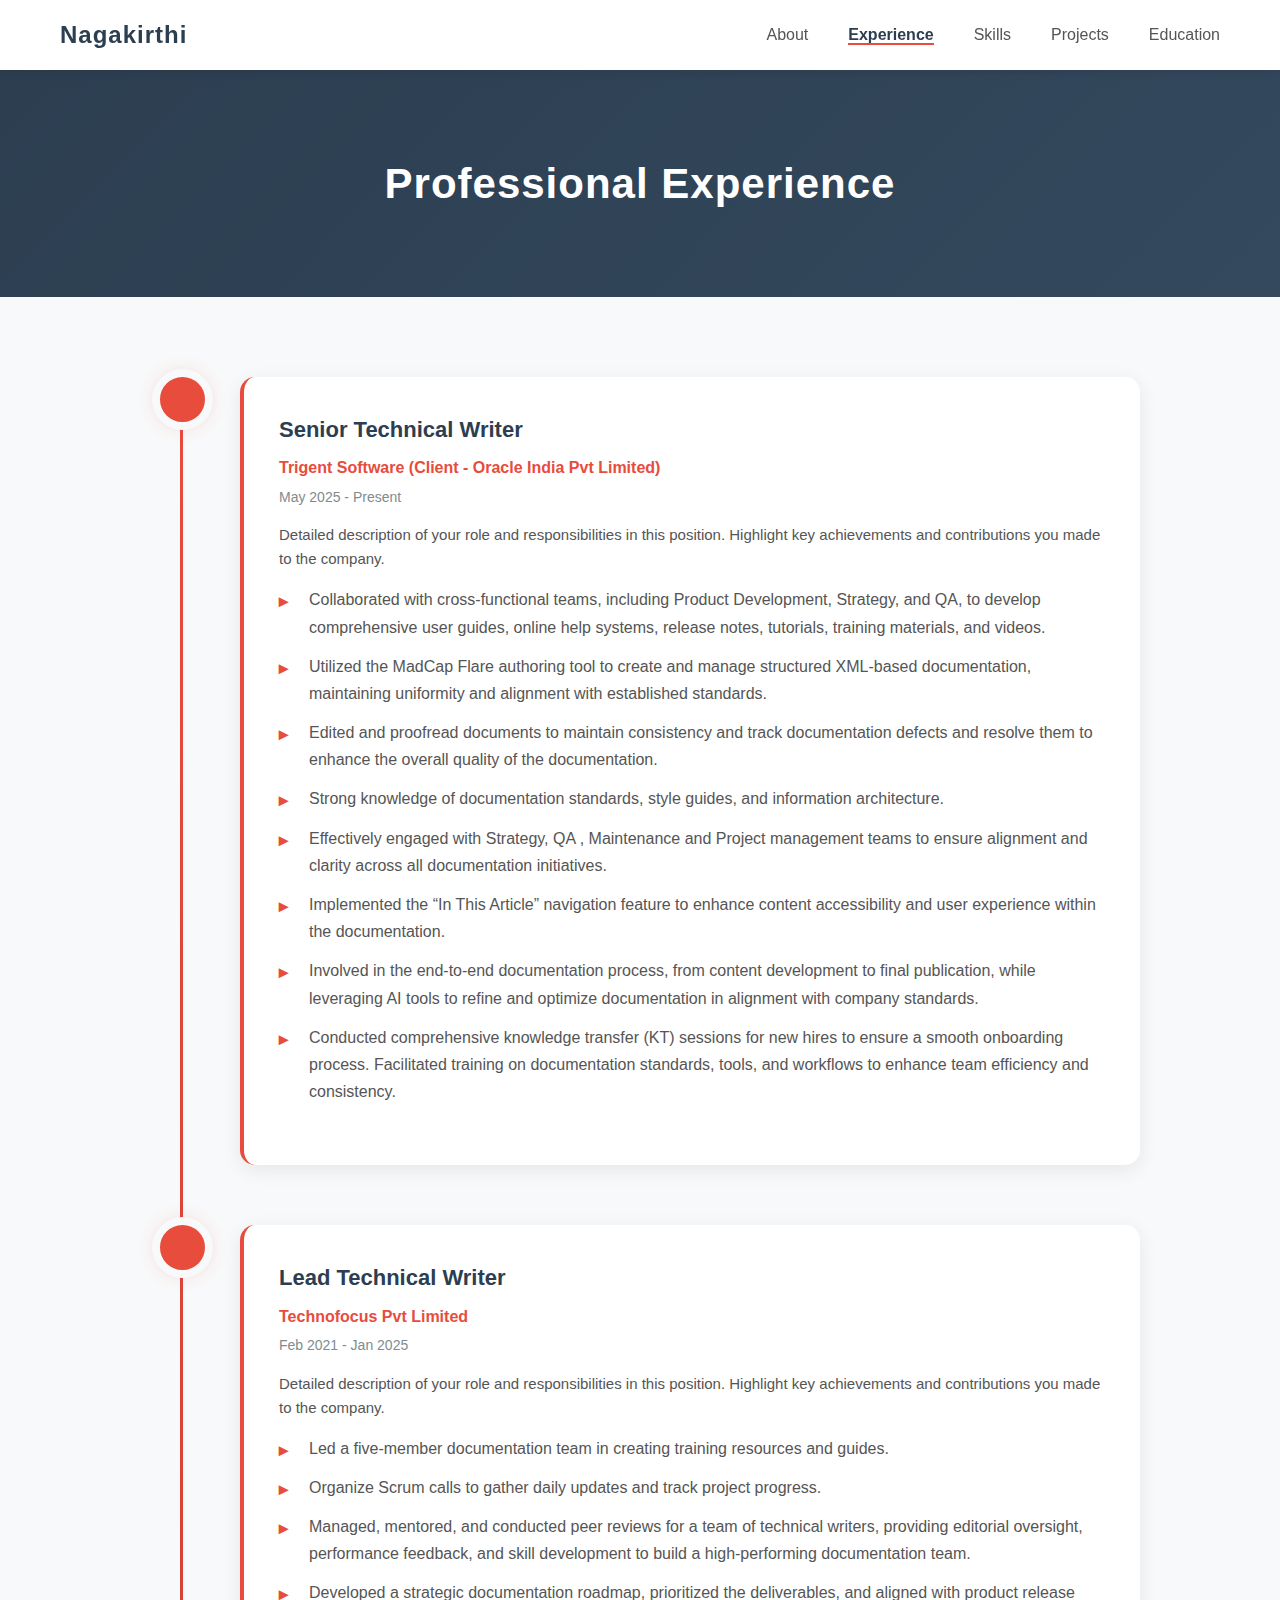
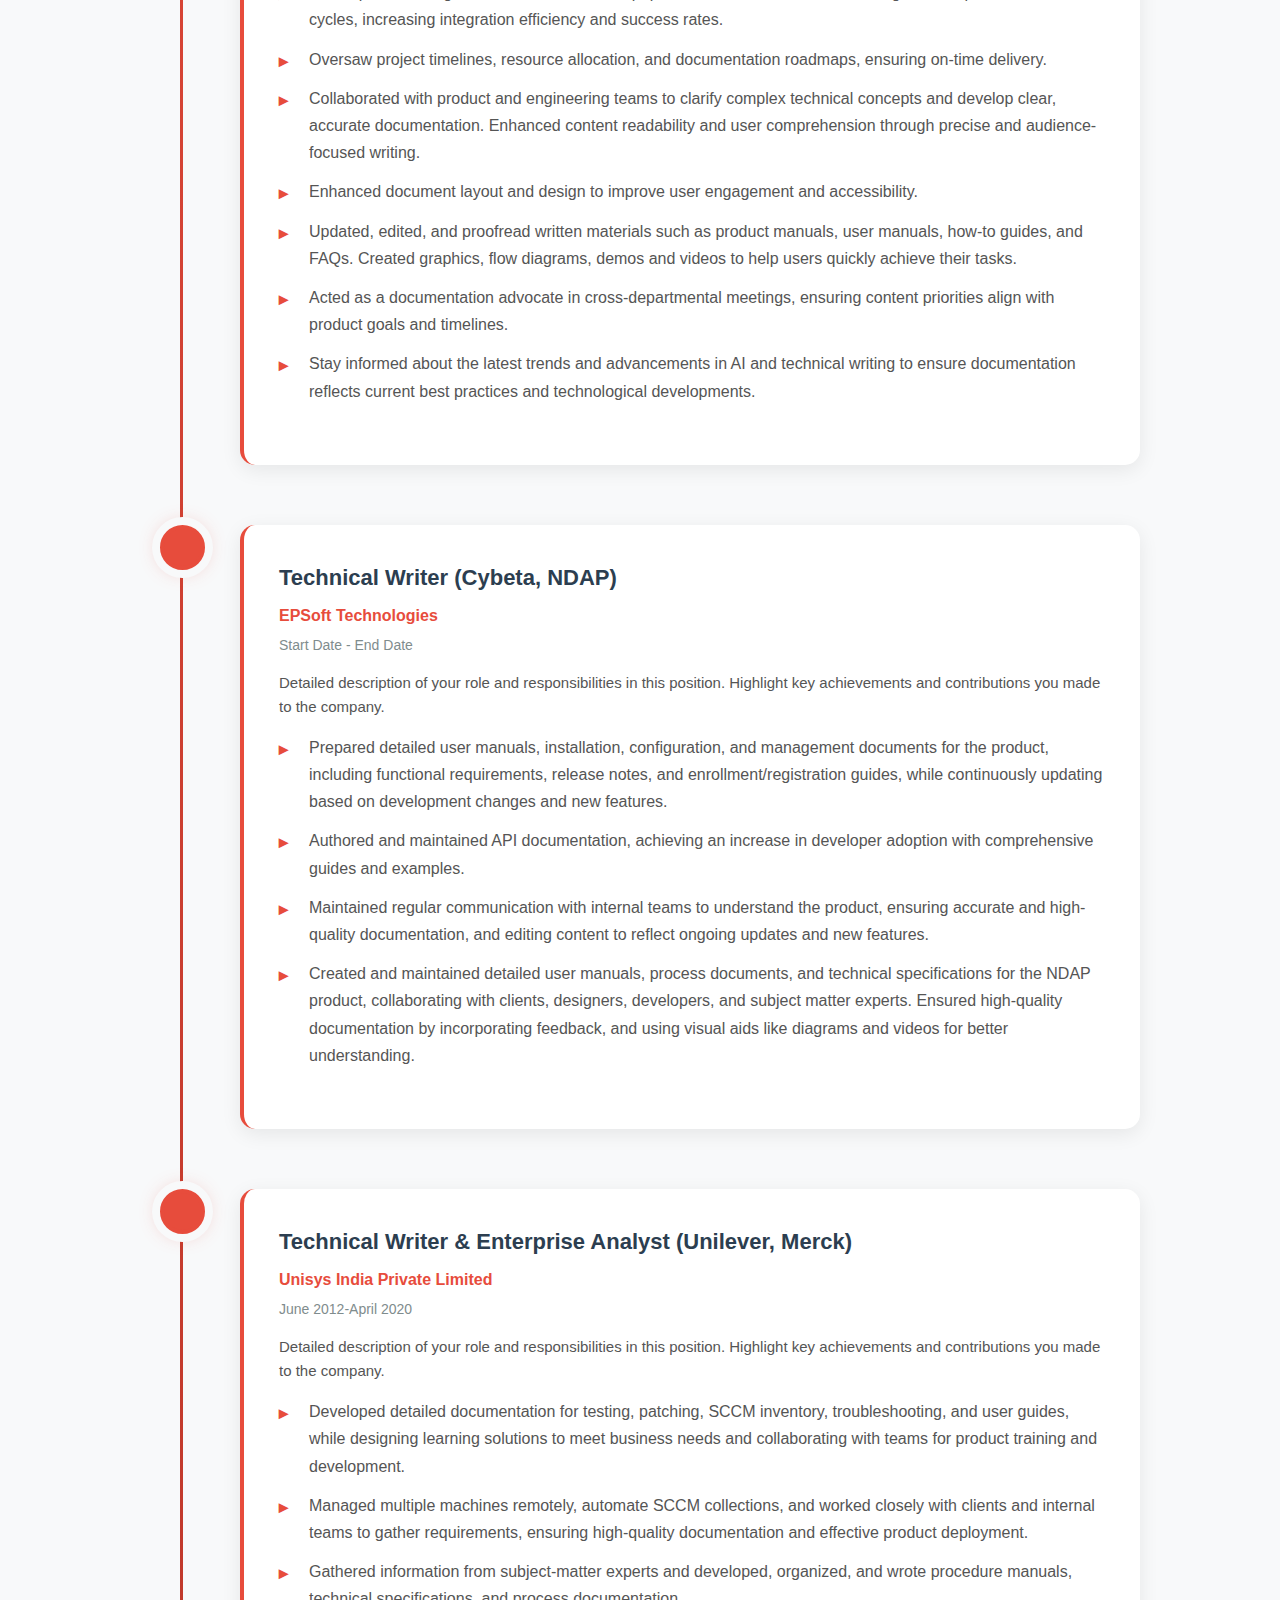
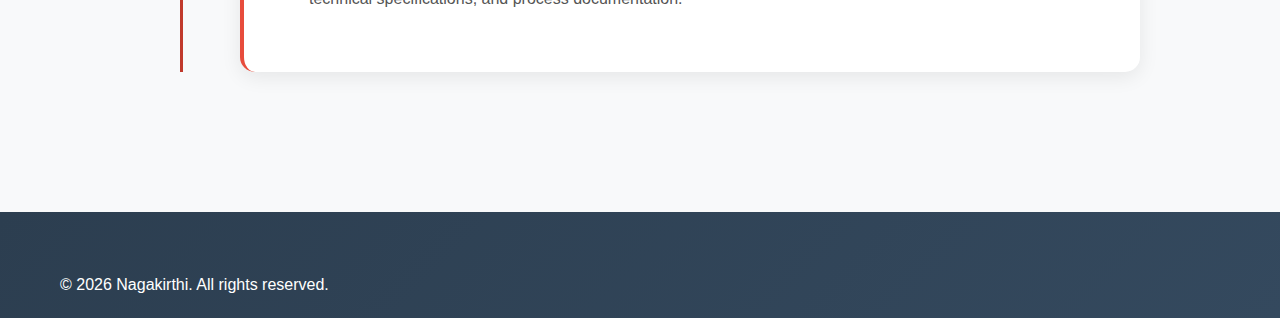
<file: experience.html>
<!DOCTYPE html>
<html lang="en">
<head>
    <meta charset="UTF-8">
    <meta name="viewport" content="width=device-width, initial-scale=1.0">
    <title>Experience - Nagakirthi Portfolio</title>
    <link rel="stylesheet" href="styles.css">
</head>
<body>
    <!-- Navigation -->
    <nav class="navbar">
        <div class="nav-container">
            <a href="index.html" class="logo">Nagakirthi</a>
            <ul class="nav-menu">
                <li><a href="about.html" class="nav-link">About</a></li>
                <li><a href="experience.html" class="nav-link active">Experience</a></li>
                <li><a href="skills.html" class="nav-link">Skills</a></li>
                <li><a href="projects.html" class="nav-link">Projects</a></li>
                <li><a href="education.html" class="nav-link">Education</a></li>
            </ul>
        </div>
    </nav>

    <!-- Experience Section -->
    <section class="page-hero">
        <div class="container">
            <h1>Professional Experience</h1>
        </div>
    </section>

    <section class="experience-detailed">
        <div class="container">
            <div class="experience-timeline">
                <div class="experience-item-detailed">
                    <div class="timeline-marker"></div>
                    <div class="timeline-content">
                        <h3>Senior Technical Writer</h3>
                        <p class="company">Trigent Software (Client - Oracle India Pvt Limited)</p>
                        <p class="period">May 2025 - Present</p>
                        <p class="experience-description">Detailed description of your role and responsibilities in this position. Highlight key achievements and contributions you made to the company.</p>
                        <ul class="responsibilities">
                            <li>Collaborated with cross-functional teams, including Product Development, Strategy,
and QA, to develop comprehensive user guides, online help systems, release notes,
tutorials, training materials, and videos.</li>
                            <li>Utilized the MadCap Flare authoring tool to create and manage structured XML-based
documentation, maintaining uniformity and alignment with established standards.
</li>
                            <li>Edited and proofread documents to maintain consistency and track documentation
defects and resolve them to enhance the overall quality of the documentation.
</li>
                            <li>Strong knowledge of documentation standards, style guides, and information
architecture.</li>
<li>Effectively engaged with Strategy, QA , Maintenance and Project management teams to
ensure alignment and clarity across all documentation initiatives.</li>
<li>Implemented the “In This Article” navigation feature to enhance content accessibility
and user experience within the documentation.</li><li>
Involved in the end-to-end documentation process, from content development to final
publication, while leveraging AI tools to refine and optimize documentation in alignment
with company standards.</li><li>Conducted comprehensive knowledge transfer (KT) sessions for new hires to ensure a
smooth onboarding process. Facilitated training on documentation standards, tools,
and workflows to enhance team efficiency and consistency.</li>
                        </ul>
                    </div>
                </div>

                <div class="experience-item-detailed">
                    <div class="timeline-marker"></div>
                    <div class="timeline-content">
                        <h3>Lead Technical Writer</h3>
                        <p class="company">Technofocus Pvt Limited </p>
                        <p class="period">Feb 2021 - Jan 2025</p>
                        <p class="experience-description">Detailed description of your role and responsibilities in this position. Highlight key achievements and contributions you made to the company.</p>
                        <ul class="responsibilities">
                            
                            <li>Led a five-member documentation team in creating training resources and guides.</li>
<li>Organize Scrum calls to gather daily updates and track project progress.</li>
<li>Managed, mentored, and conducted peer reviews for a team of technical writers,
providing editorial oversight, performance feedback, and skill development to build a
high-performing documentation team.</li>
<li>Developed a strategic documentation roadmap, prioritized the deliverables, and aligned
with product release cycles, increasing integration efficiency and success rates.</li>
<li>Oversaw project timelines, resource allocation, and documentation roadmaps, ensuring
on-time delivery.</li>
<li>Collaborated with product and engineering teams to clarify complex technical concepts
and develop clear, accurate documentation. Enhanced content readability and user
comprehension through precise and audience-focused writing.</li>
<li>Enhanced document layout and design to improve user engagement and accessibility.</li>
<li>Updated, edited, and proofread written materials such as product manuals, user
manuals, how-to guides, and FAQs. Created graphics, flow diagrams, demos and videos
to help users quickly achieve their tasks.</li>
<li>Acted as a documentation advocate in cross-departmental meetings, ensuring content
priorities align with product goals and timelines.</li>
<li>Stay informed about the latest trends and advancements in AI and technical writing to
ensure documentation reflects current best practices and technological developments.</li>

                        </ul>
                    </div>
                </div>

                <div class="experience-item-detailed">
                    <div class="timeline-marker"></div>
                    <div class="timeline-content">
                        <h3>Technical Writer (Cybeta, NDAP)</h3>
                        <p class="company">EPSoft Technologies</p>
                        <p class="period">Start Date - End Date</p>
                        <p class="experience-description">Detailed description of your role and responsibilities in this position. Highlight key achievements and contributions you made to the company.</p>
                        <ul class="responsibilities">
                            
                            <li>Prepared detailed user manuals, installation, configuration, and management
documents for the product, including functional requirements, release notes, and
enrollment/registration guides, while continuously updating based on development
changes and new features.</li>
<li>Authored and maintained API documentation, achieving an increase in developer
adoption with comprehensive guides and examples.</li>
<li>Maintained regular communication with internal teams to understand the product,
ensuring accurate and high-quality documentation, and editing content to reflect
ongoing updates and new features.</li>
<li>Created and maintained detailed user manuals, process documents, and technical
specifications for the NDAP product, collaborating with clients, designers, developers,
and subject matter experts. Ensured high-quality documentation by incorporating
feedback, and using visual aids like diagrams and videos for better understanding.</li>
                        </ul>
                    </div>
                </div>

                <div class="experience-item-detailed">
                    <div class="timeline-marker"></div>
                    <div class="timeline-content">
                        <h3>Technical Writer & Enterprise Analyst (Unilever, Merck)</h3>
                        <p class="company">Unisys India Private Limited </p>
                        <p class="period">June 2012-April 2020
</p>
                        <p class="experience-description">Detailed description of your role and responsibilities in this position. Highlight key achievements and contributions you made to the company.</p>
                        <ul class="responsibilities">
                            
                            <li>Developed detailed documentation for testing, patching, SCCM inventory,
troubleshooting, and user guides, while designing learning solutions to meet business
needs and collaborating with teams for product training and development.</li>
<li>Managed multiple machines remotely, automate SCCM collections, and worked closely
with clients and internal teams to gather requirements, ensuring high-quality
documentation and effective product deployment.</li>
<li>Gathered information from subject-matter experts and developed, organized, and wrote
procedure manuals, technical specifications, and process documentation.</li>
                        </ul>
                    </div>
                </div>
            </div>
            
        </div>
    </section>

    <!-- Footer -->
    <footer class="footer">
        <div class="container">
            <p>&copy; 2026 Nagakirthi. All rights reserved.</p>
        </div>
    </footer>

    <script src="script.js"></script>
</body>
</html>
</file>
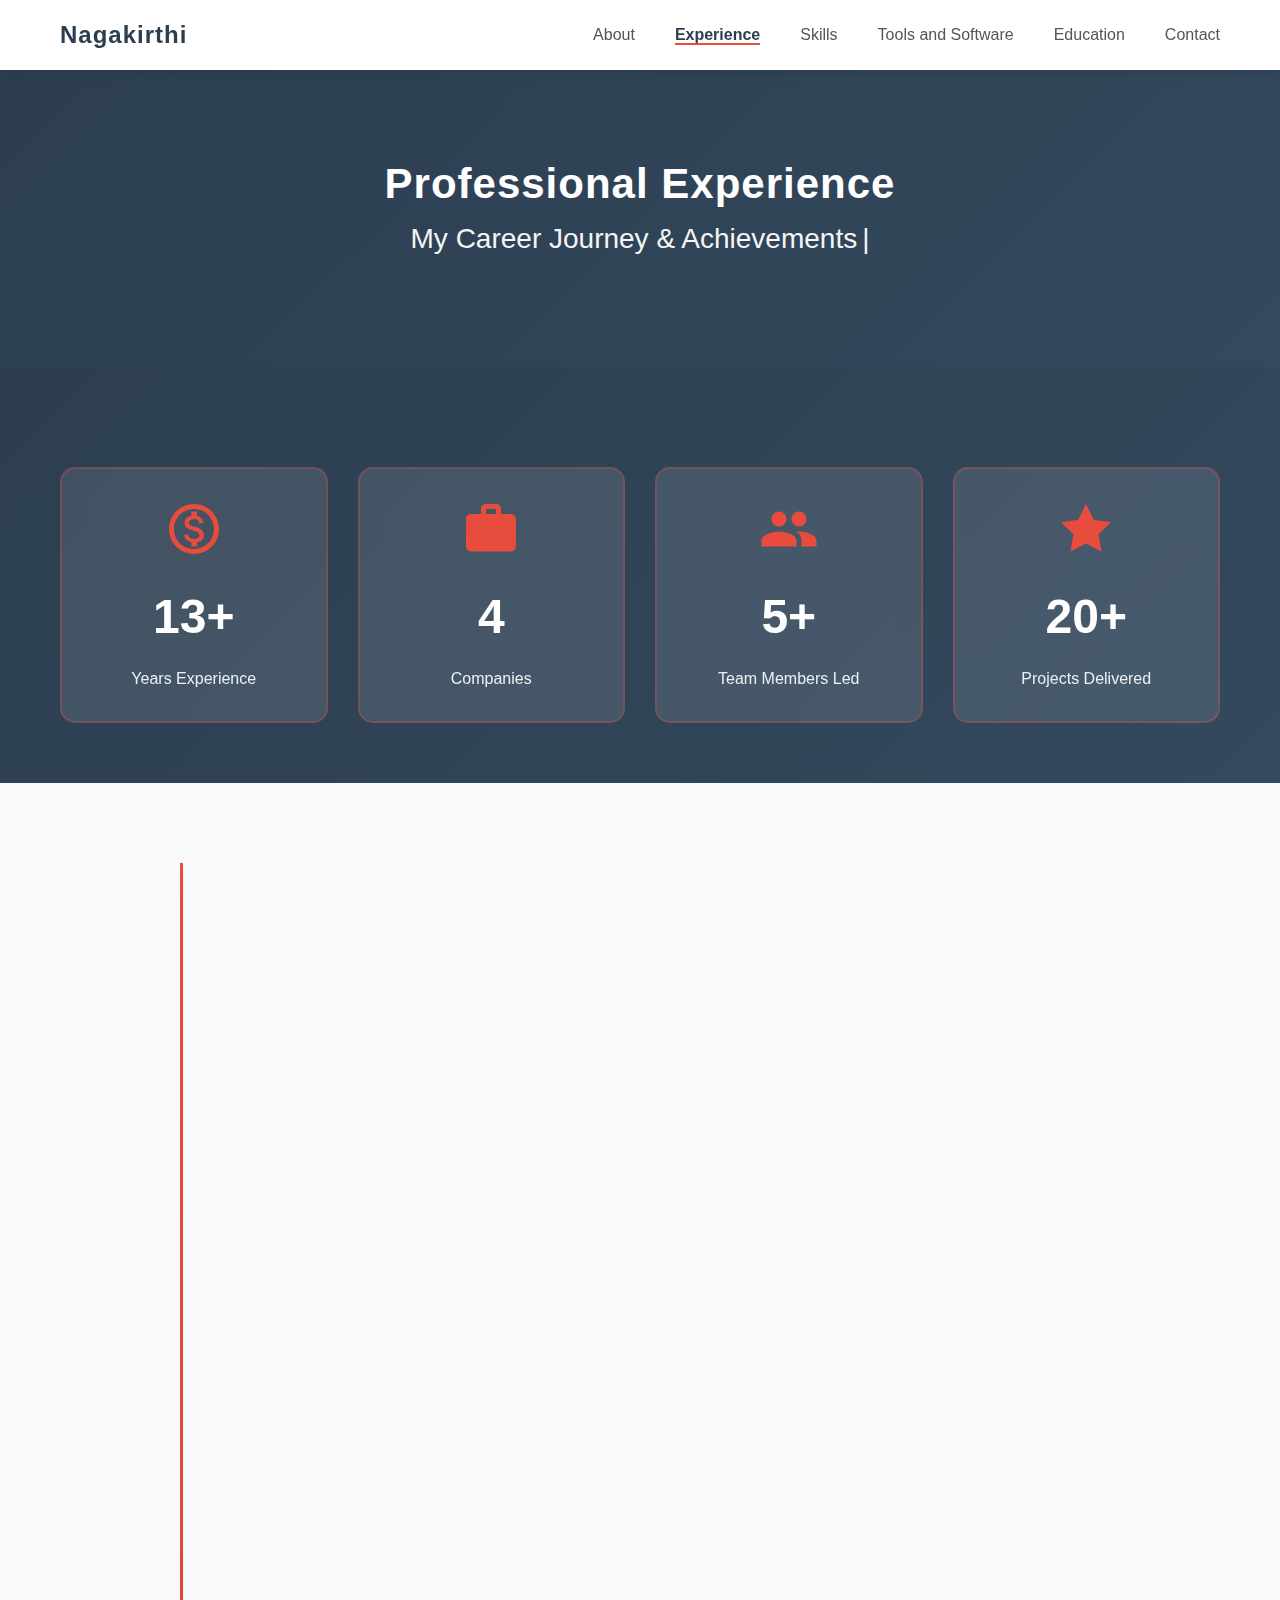
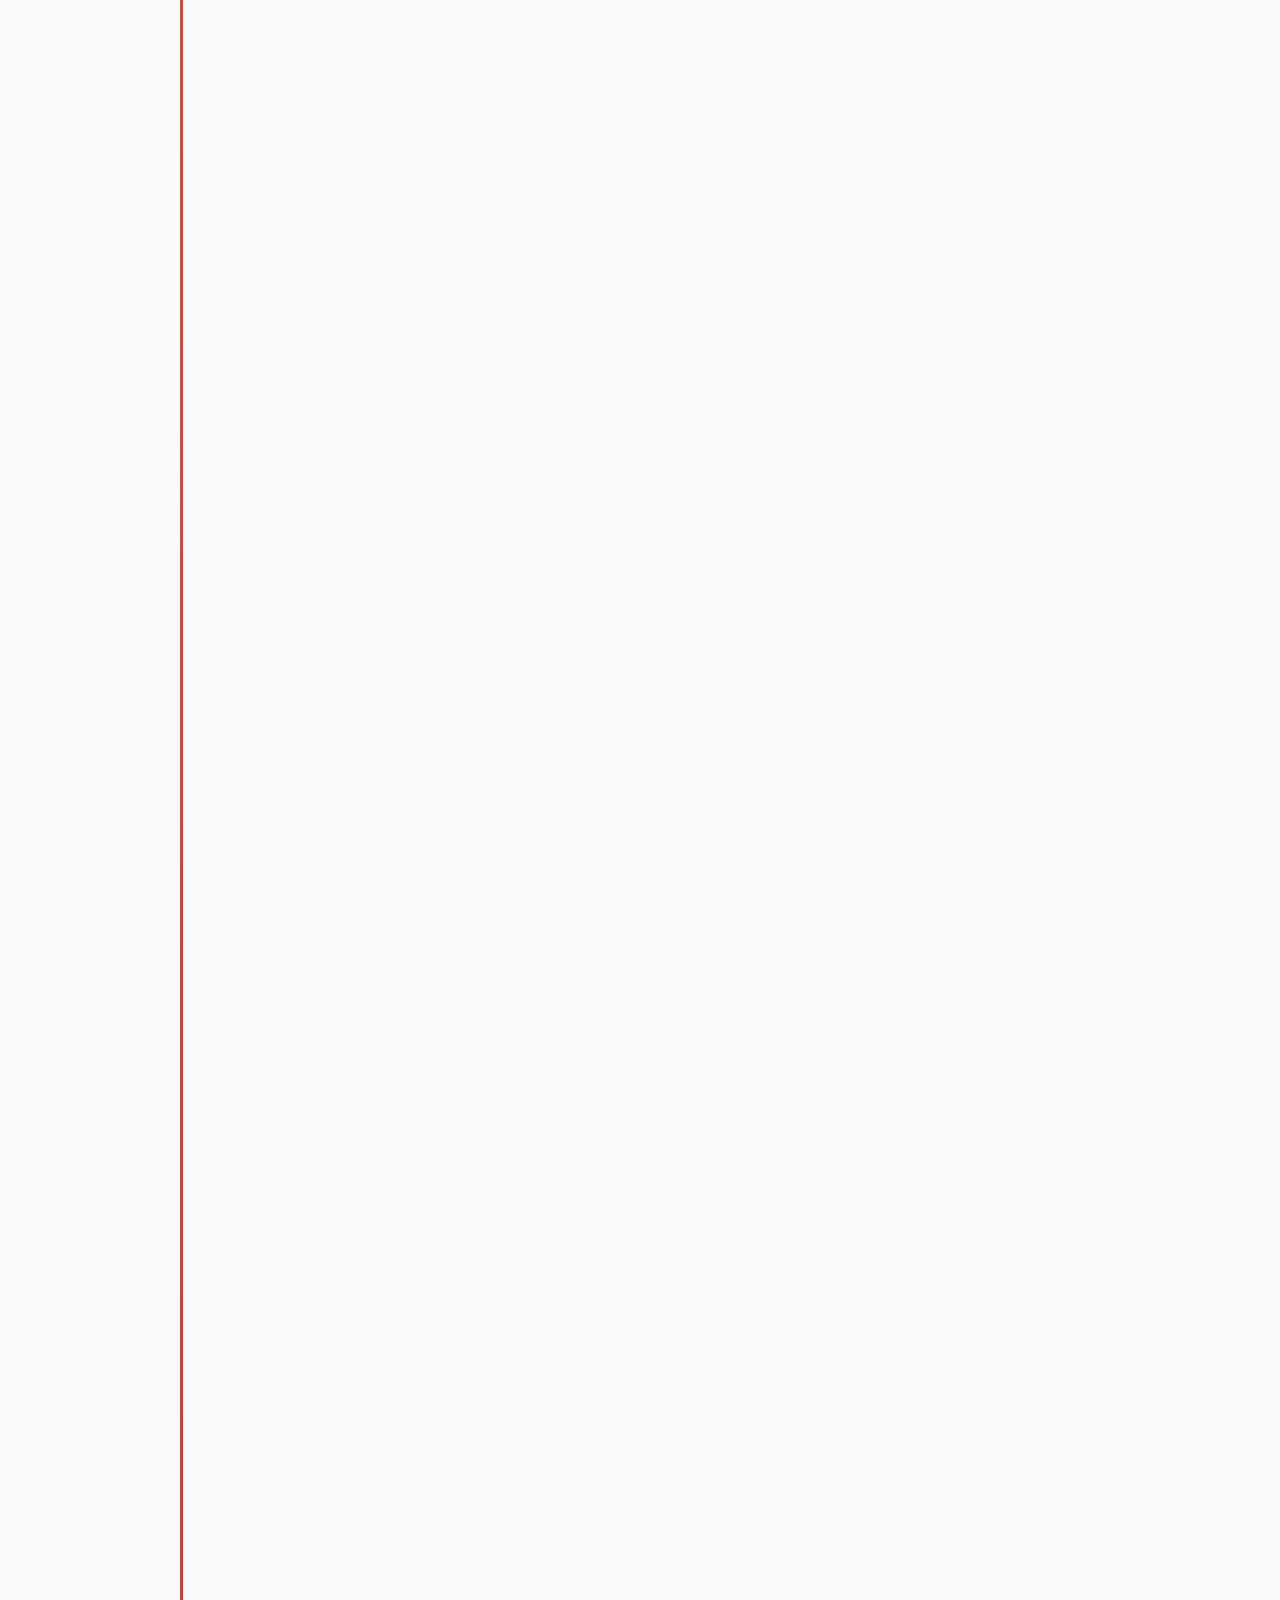
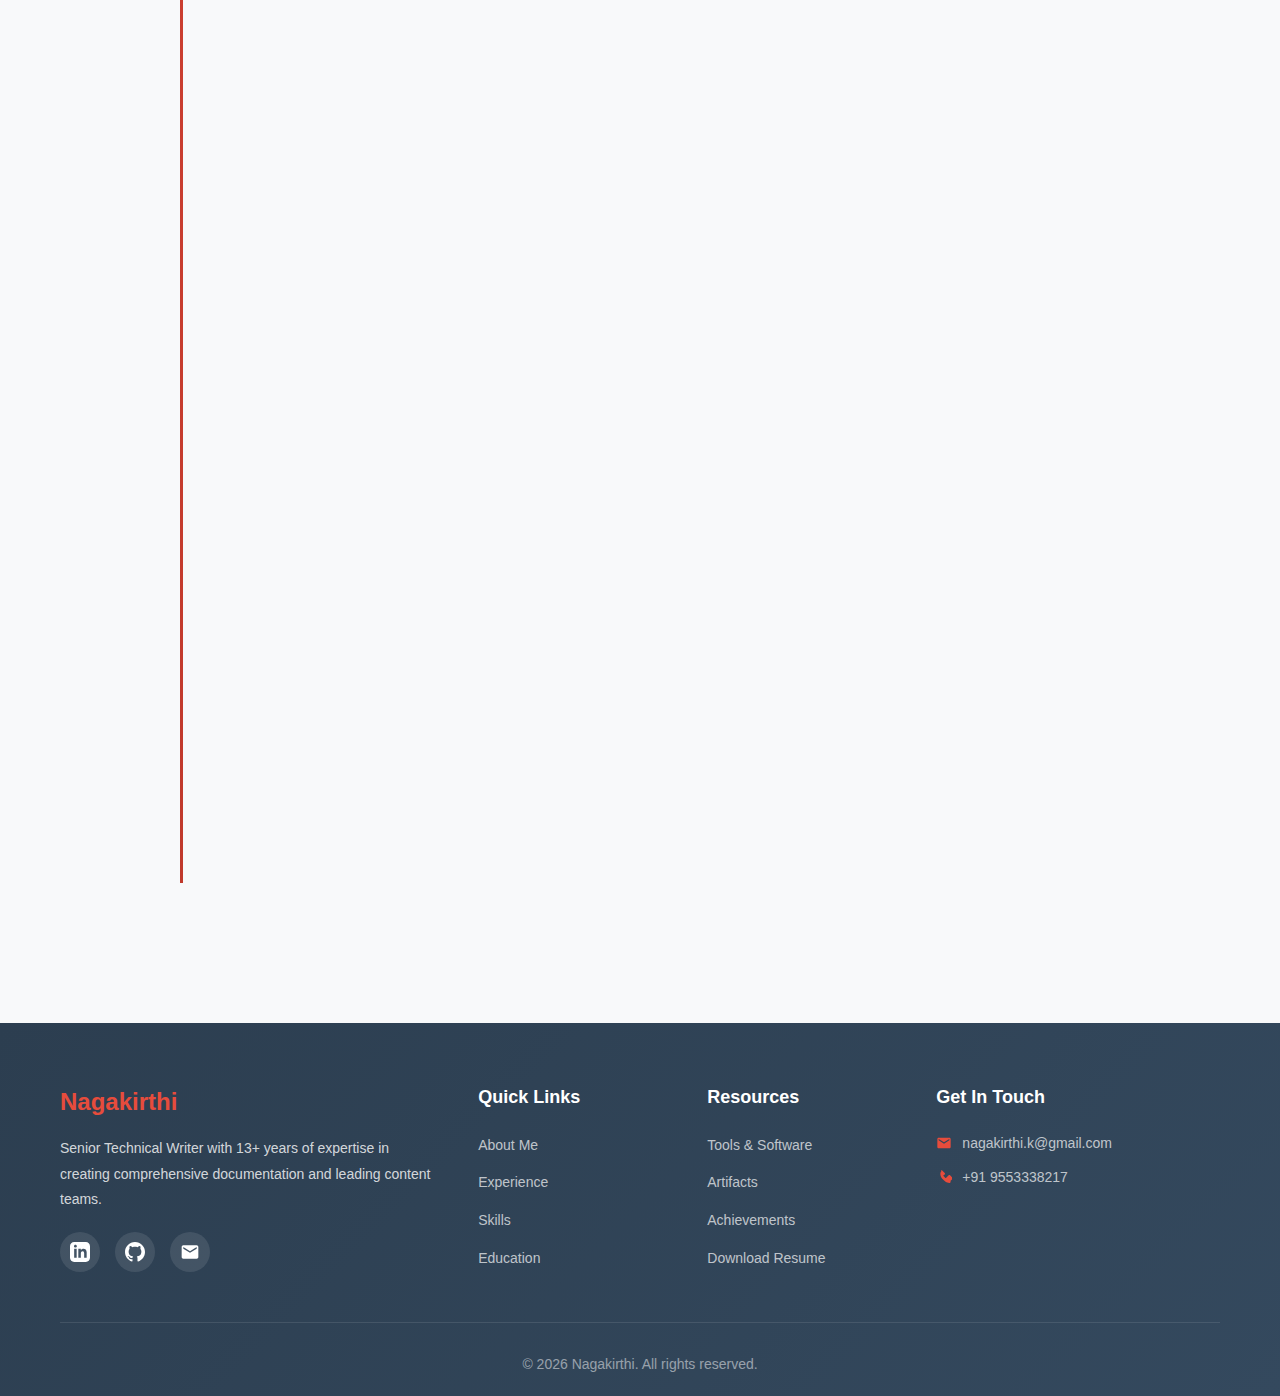
<file: experience_new.html>
<!DOCTYPE html>
<html lang="en">
<head>
    <meta charset="UTF-8">
    <meta name="viewport" content="width=device-width, initial-scale=1.0">
    <title>Experience - Nagakirthi Portfolio</title>
    <link rel="stylesheet" href="styles.css">
</head>
<body>
    <!-- Navigation -->
    <nav class="navbar">
        <div class="nav-container">
            <a href="index.html" class="logo">Nagakirthi</a>
            <ul class="nav-menu">
                <li><a href="about.html" class="nav-link">About</a></li>
                <li><a href="experience.html" class="nav-link active">Experience</a></li>
                <li><a href="skills.html" class="nav-link">Skills</a></li>
                <li><a href="index.html#tools" class="nav-link">Tools and Software</a></li>
                <li><a href="education.html" class="nav-link">Education</a></li>
                <li><a href="index.html#contact" class="nav-link">Contact</a></li>
            </ul>
        </div>
    </nav>

    <!-- Experience Section -->
    <section class="page-hero">
        <div class="container">
            <h1>Professional Experience</h1>
            <p class="hero-subtitle">My Career Journey & Achievements</p>
        </div>
    </section>

    <!-- Career Summary Stats -->
    <section class="career-summary">
        <div class="container">
            <div class="summary-grid">
                <div class="summary-card">
                    <div class="summary-icon">
                        <svg xmlns="http://www.w3.org/2000/svg" viewBox="0 0 24 24" fill="currentColor">
                            <path d="M12 2C6.48 2 2 6.48 2 12s4.48 10 10 10 10-4.48 10-10S17.52 2 12 2zm0 18c-4.41 0-8-3.59-8-8s3.59-8 8-8 8 3.59 8 8-3.59 8-8 8zm.31-8.86c-1.77-.45-2.34-.94-2.34-1.67 0-.84.79-1.43 2.1-1.43 1.38 0 1.9.66 1.94 1.64h1.71c-.05-1.34-.87-2.57-2.49-2.97V5H10.9v1.69c-1.51.32-2.72 1.3-2.72 2.81 0 1.79 1.49 2.69 3.66 3.21 1.95.46 2.34 1.15 2.34 1.87 0 .53-.39 1.39-2.1 1.39-1.6 0-2.23-.72-2.32-1.64H8.04c.1 1.7 1.36 2.66 2.86 2.97V19h2.34v-1.67c1.52-.29 2.72-1.16 2.73-2.77-.01-2.2-1.9-2.96-3.66-3.42z"/>
                        </svg>
                    </div>
                    <div class="summary-number">13+</div>
                    <div class="summary-label">Years Experience</div>
                </div>
                <div class="summary-card">
                    <div class="summary-icon">
                        <svg xmlns="http://www.w3.org/2000/svg" viewBox="0 0 24 24" fill="currentColor">
                            <path d="M20 6h-4V4c0-1.11-.89-2-2-2h-4c-1.11 0-2 .89-2 2v2H4c-1.11 0-1.99.89-1.99 2L2 19c0 1.11.89 2 2 2h16c1.11 0 2-.89 2-2V8c0-1.11-.89-2-2-2zm-6 0h-4V4h4v2z"/>
                        </svg>
                    </div>
                    <div class="summary-number">4</div>
                    <div class="summary-label">Companies</div>
                </div>
                <div class="summary-card">
                    <div class="summary-icon">
                        <svg xmlns="http://www.w3.org/2000/svg" viewBox="0 0 24 24" fill="currentColor">
                            <path d="M16 11c1.66 0 2.99-1.34 2.99-3S17.66 5 16 5c-1.66 0-3 1.34-3 3s1.34 3 3 3zm-8 0c1.66 0 2.99-1.34 2.99-3S9.66 5 8 5C6.34 5 5 6.34 5 8s1.34 3 3 3zm0 2c-2.33 0-7 1.17-7 3.5V19h14v-2.5c0-2.33-4.67-3.5-7-3.5zm8 0c-.29 0-.62.02-.97.05 1.16.84 1.97 1.97 1.97 3.45V19h6v-2.5c0-2.33-4.67-3.5-7-3.5z"/>
                        </svg>
                    </div>
                    <div class="summary-number">5+</div>
                    <div class="summary-label">Team Members Led</div>
                </div>
                <div class="summary-card">
                    <div class="summary-icon">
                        <svg xmlns="http://www.w3.org/2000/svg" viewBox="0 0 24 24" fill="currentColor">
                            <path d="M12 2L15.09 8.26L22 9.27L17 14.14L18.18 21.02L12 17.77L5.82 21.02L7 14.14L2 9.27L8.91 8.26L12 2Z"/>
                        </svg>
                    </div>
                    <div class="summary-number">20+</div>
                    <div class="summary-label">Projects Delivered</div>
                </div>
            </div>
        </div>
    </section>

    <section class="experience-detailed">
        <div class="container">
            <div class="experience-timeline">
                <div class="experience-item-detailed fade-in-section">
                    <div class="timeline-marker">
                        <svg xmlns="http://www.w3.org/2000/svg" viewBox="0 0 24 24" fill="currentColor">
                            <path d="M12 2L15.09 8.26L22 9.27L17 14.14L18.18 21.02L12 17.77L5.82 21.02L7 14.14L2 9.27L8.91 8.26L12 2Z"/>
                        </svg>
                    </div>
                    <div class="timeline-content">
                        <div class="role-header">
                            <div>
                                <span class="role-badge current">Current</span>
                                <h3>Senior Technical Writer</h3>
                                <p class="company">Trigent Software (Client - Oracle India Pvt Limited)</p>
                            </div>
                            <span class="duration-badge">8 months</span>
                        </div>
                        <p class="period">May 2025 - Present</p>
                        <div class="achievement-tags">
                            <span class="achievement-tag leadership">Leadership</span>
                            <span class="achievement-tag innovation">AI Tools</span>
                            <span class="achievement-tag quality">Quality Focus</span>
                        </div>
                        <ul class="responsibilities">
                            <li>Collaborated with cross-functional teams, including Product Development, Strategy, and QA, to develop comprehensive user guides, online help systems, release notes, tutorials, training materials, and videos.</li>
                            <li>Utilized the MadCap Flare authoring tool to create and manage structured XML-based documentation, maintaining uniformity and alignment with established standards.</li>
                            <li>Edited and proofread documents to maintain consistency and track documentation defects and resolve them to enhance the overall quality of the documentation.</li>
                            <li>Strong knowledge of documentation standards, style guides, and information architecture.</li>
                            <li>Effectively engaged with Strategy, QA, Maintenance and Project management teams to ensure alignment and clarity across all documentation initiatives.</li>
                            <li>Implemented the "In This Article" navigation feature to enhance content accessibility and user experience within the documentation.</li>
                            <li>Involved in the end-to-end documentation process, from content development to final publication, while leveraging AI tools to refine and optimize documentation in alignment with company standards.</li>
                            <li>Conducted comprehensive knowledge transfer (KT) sessions for new hires to ensure a smooth onboarding process. Facilitated training on documentation standards, tools, and workflows to enhance team efficiency and consistency.</li>
                        </ul>
                        <div class="tech-stack">
                            <span class="tech-pill">MadCap Flare</span>
                            <span class="tech-pill">XML</span>
                            <span class="tech-pill">AI Tools</span>
                            <span class="tech-pill">JIRA</span>
                            <span class="tech-pill">Confluence</span>
                        </div>
                    </div>
                </div>

                <div class="experience-item-detailed fade-in-section">
                    <div class="timeline-marker">
                        <svg xmlns="http://www.w3.org/2000/svg" viewBox="0 0 24 24" fill="currentColor">
                            <path d="M16 11c1.66 0 2.99-1.34 2.99-3S17.66 5 16 5c-1.66 0-3 1.34-3 3s1.34 3 3 3zm-8 0c1.66 0 2.99-1.34 2.99-3S9.66 5 8 5C6.34 5 5 6.34 5 8s1.34 3 3 3zm0 2c-2.33 0-7 1.17-7 3.5V19h14v-2.5c0-2.33-4.67-3.5-7-3.5zm8 0c-.29 0-.62.02-.97.05 1.16.84 1.97 1.97 1.97 3.45V19h6v-2.5c0-2.33-4.67-3.5-7-3.5z"/>
                        </svg>
                    </div>
                    <div class="timeline-content">
                        <div class="role-header">
                            <div>
                                <h3>Lead Technical Writer</h3>
                                <p class="company">Technofocus Pvt Limited</p>
                            </div>
                            <span class="duration-badge">4 years</span>
                        </div>
                        <p class="period">Feb 2021 - Jan 2025</p>
                        <div class="achievement-tags">
                            <span class="achievement-tag leadership">Team Leadership</span>
                            <span class="achievement-tag innovation">Strategy</span>
                            <span class="achievement-tag impact">Mentoring</span>
                        </div>
                        <ul class="responsibilities">
                            <li>Led a five-member documentation team in creating training resources and guides.</li>
                            <li>Organize Scrum calls to gather daily updates and track project progress.</li>
                            <li>Managed, mentored, and conducted peer reviews for a team of technical writers, providing editorial oversight, performance feedback, and skill development to build a high-performing documentation team.</li>
                            <li>Developed a strategic documentation roadmap, prioritized the deliverables, and aligned with product release cycles, increasing integration efficiency and success rates.</li>
                            <li>Oversaw project timelines, resource allocation, and documentation roadmaps, ensuring on-time delivery.</li>
                            <li>Collaborated with product and engineering teams to clarify complex technical concepts and develop clear, accurate documentation. Enhanced content readability and user comprehension through precise and audience-focused writing.</li>
                            <li>Enhanced document layout and design to improve user engagement and accessibility.</li>
                            <li>Updated, edited, and proofread written materials such as product manuals, user manuals, how-to guides, and FAQs. Created graphics, flow diagrams, demos and videos to help users quickly achieve their tasks.</li>
                            <li>Acted as a documentation advocate in cross-departmental meetings, ensuring content priorities align with product goals and timelines.</li>
                            <li>Stay informed about the latest trends and advancements in AI and technical writing to ensure documentation reflects current best practices and technological developments.</li>
                        </ul>
                        <div class="tech-stack">
                            <span class="tech-pill">RoboHelp</span>
                            <span class="tech-pill">FrameMaker</span>
                            <span class="tech-pill">Camtasia</span>
                            <span class="tech-pill">Visio</span>
                            <span class="tech-pill">Scrum</span>
                        </div>
                    </div>
                </div>

                <div class="experience-item-detailed fade-in-section">
                    <div class="timeline-marker">
                        <svg xmlns="http://www.w3.org/2000/svg" viewBox="0 0 24 24" fill="currentColor">
                            <path d="M14 2H6c-1.1 0-1.99.9-1.99 2L4 20c0 1.1.89 2 1.99 2H18c1.1 0 2-.9 2-2V8l-6-6zm2 16H8v-2h8v2zm0-4H8v-2h8v2zm-3-5V3.5L18.5 9H13z"/>
                        </svg>
                    </div>
                    <div class="timeline-content">
                        <div class="role-header">
                            <div>
                                <h3>Technical Writer (Cybeta, NDAP)</h3>
                                <p class="company">EPSoft Technologies</p>
                            </div>
                            <span class="duration-badge">8 months</span>
                        </div>
                        <p class="period">June 2020 - Feb 2021</p>
                        <div class="achievement-tags">
                            <span class="achievement-tag quality">API Documentation</span>
                            <span class="achievement-tag innovation">Product Docs</span>
                        </div>
                        <ul class="responsibilities">
                            <li>Prepared detailed user manuals, installation, configuration, and management documents for the product, including functional requirements, release notes, and enrollment/registration guides, while continuously updating based on development changes and new features.</li>
                            <li>Authored and maintained API documentation, achieving an increase in developer adoption with comprehensive guides and examples.</li>
                            <li>Maintained regular communication with internal teams to understand the product, ensuring accurate and high-quality documentation, and editing content to reflect ongoing updates and new features.</li>
                            <li>Created and maintained detailed user manuals, process documents, and technical specifications for the NDAP product, collaborating with clients, designers, developers, and subject matter experts. Ensured high-quality documentation by incorporating feedback, and using visual aids like diagrams and videos for better understanding.</li>
                        </ul>
                        <div class="tech-stack">
                            <span class="tech-pill">Swagger</span>
                            <span class="tech-pill">Postman</span>
                            <span class="tech-pill">MS Office</span>
                            <span class="tech-pill">Visio</span>
                        </div>
                    </div>
                </div>

                <div class="experience-item-detailed fade-in-section">
                    <div class="timeline-marker">
                        <svg xmlns="http://www.w3.org/2000/svg" viewBox="0 0 24 24" fill="currentColor">
                            <path d="M20 6h-4V4c0-1.11-.89-2-2-2h-4c-1.11 0-2 .89-2 2v2H4c-1.11 0-1.99.89-1.99 2L2 19c0 1.11.89 2 2 2h16c1.11 0 2-.89 2-2V8c0-1.11-.89-2-2-2zm-6 0h-4V4h4v2z"/>
                        </svg>
                    </div>
                    <div class="timeline-content">
                        <div class="role-header">
                            <div>
                                <h3>Technical Writer & Enterprise Analyst</h3>
                                <p class="company">Unisys India Private Limited</p>
                            </div>
                            <span class="duration-badge">8 years</span>
                        </div>
                        <p class="period">June 2012 - April 2020</p>
                        <div class="achievement-tags">
                            <span class="achievement-tag impact">Enterprise Solutions</span>
                            <span class="achievement-tag quality">SCCM</span>
                        </div>
                        <ul class="responsibilities">
                            <li>Developed detailed documentation for testing, patching, SCCM inventory, troubleshooting, and user guides, while designing learning solutions to meet business needs and collaborating with teams for product training and development.</li>
                            <li>Managed multiple machines remotely, automate SCCM collections, and worked closely with clients and internal teams to gather requirements, ensuring high-quality documentation and effective product deployment.</li>
                            <li>Gathered information from subject-matter experts and developed, organized, and wrote procedure manuals, technical specifications, and process documentation.</li>
                        </ul>
                        <div class="tech-stack">
                            <span class="tech-pill">SCCM</span>
                            <span class="tech-pill">MS Office</span>
                            <span class="tech-pill">Remote Tools</span>
                            <span class="tech-pill">SharePoint</span>
                        </div>
                    </div>
                </div>
            </div>
        </div>
    </section>

    <!-- Footer -->
    <footer class="footer">
        <div class="container">
            <div class="footer-content">
                <div class="footer-section">
                    <h3 class="footer-title">Nagakirthi</h3>
                    <p class="footer-description">Senior Technical Writer with 13+ years of expertise in creating comprehensive documentation and leading content teams.</p>
                    <div class="footer-social">
                        <a href="http://www.linkedin.com/in/nagakirthi-kandula-30b631201" target="_blank" class="footer-social-link" title="LinkedIn">
                            <svg xmlns="http://www.w3.org/2000/svg" viewBox="0 0 24 24" fill="currentColor">
                                <path d="M19 0h-14c-2.761 0-5 2.239-5 5v14c0 2.761 2.239 5 5 5h14c2.762 0 5-2.239 5-5v-14c0-2.761-2.238-5-5-5zm-11 19h-3v-11h3v11zm-1.5-12.268c-.966 0-1.75-.79-1.75-1.764s.784-1.764 1.75-1.764 1.75.79 1.75 1.764-.783 1.764-1.75 1.764zm13.5 12.268h-3v-5.604c0-3.368-4-3.113-4 0v5.604h-3v-11h3v1.765c1.396-2.586 7-2.777 7 2.476v6.759z"/>
                            </svg>
                        </a>
                        <a href="https://kirthi123456789.github.io/CW/" target="_blank" class="footer-social-link" title="GitHub">
                            <svg xmlns="http://www.w3.org/2000/svg" viewBox="0 0 24 24" fill="currentColor">
                                <path d="M12 0c-6.626 0-12 5.373-12 12 0 5.302 3.438 9.8 8.207 11.387.6.111.793-.261.793-.577v-2.234c-3.338.726-4.033-1.416-4.033-1.416-.546-1.387-1.333-1.756-1.333-1.756-1.089-.745.083-.729.083-.729 1.205.084 1.839 1.237 1.839 1.237 1.07 1.834 2.807 1.304 3.492.997.107-.775.418-1.305.762-1.604-2.665-.305-5.467-1.334-5.467-5.931 0-1.311.469-2.381 1.236-3.221-.124-.303-.535-1.524.117-3.176 0 0 1.008-.322 3.301 1.23.957-.266 1.983-.399 3.003-.404 1.02.005 2.047.138 3.006.404 2.291-1.552 3.297-1.23 3.297-1.23.653 1.653.242 2.874.118 3.176.77.84 1.235 1.911 1.235 3.221 0 4.609-2.807 5.624-5.479 5.921.43.372.823 1.102.823 2.222v3.293c0 .319.192.694.801.576 4.765-1.589 8.199-6.086 8.199-11.386 0-6.627-5.373-12-12-12z"/>
                            </svg>
                        </a>
                        <a href="mailto:nagakirthi.k@gmail.com" class="footer-social-link" title="Email">
                            <svg xmlns="http://www.w3.org/2000/svg" viewBox="0 0 24 24" fill="currentColor">
                                <path d="M20 4H4c-1.1 0-1.99.9-1.99 2L2 18c0 1.1.9 2 2 2h16c1.1 0 2-.9 2-2V6c0-1.1-.9-2-2-2zm0 4l-8 5-8-5V6l8 5 8-5v2z"/>
                            </svg>
                        </a>
                    </div>
                </div>
                <div class="footer-section">
                    <h4 class="footer-heading">Quick Links</h4>
                    <ul class="footer-links">
                        <li><a href="about.html">About Me</a></li>
                        <li><a href="experience.html">Experience</a></li>
                        <li><a href="skills.html">Skills</a></li>
                        <li><a href="education.html">Education</a></li>
                    </ul>
                </div>
                <div class="footer-section">
                    <h4 class="footer-heading">Resources</h4>
                    <ul class="footer-links">
                        <li><a href="index.html#tools">Tools & Software</a></li>
                        <li><a href="index.html#artifacts">Artifacts</a></li>
                        <li><a href="index.html#achievements">Achievements</a></li>
                        <li><a href="Nagakirthi Resume.pdf" download>Download Resume</a></li>
                    </ul>
                </div>
                <div class="footer-section">
                    <h4 class="footer-heading">Get In Touch</h4>
                    <ul class="footer-contact">
                        <li>
                            <svg xmlns="http://www.w3.org/2000/svg" viewBox="0 0 24 24" fill="currentColor">
                                <path d="M20 4H4c-1.1 0-1.99.9-1.99 2L2 18c0 1.1.9 2 2 2h16c1.1 0 2-.9 2-2V6c0-1.1-.9-2-2-2zm0 4l-8 5-8-5V6l8 5 8-5v2z"/>
                            </svg>
                            nagakirthi.k@gmail.com
                        </li>
                        <li>
                            <svg xmlns="http://www.w3.org/2000/svg" viewBox="0 0 24 24" fill="currentColor">
                                <path d="M19.95 21c-1.05 0-2.1-.2-3.12-.6-1.36-.53-2.59-1.02-3.79-2.23l-3.67-3.67c-1.2-1.2-1.7-2.43-2.23-3.79-.4-1.02-.6-2.07-.6-3.12 0-1.66.64-3.31 1.76-4.41L7.5 2.5C8.1 1.9 9 1.9 9.6 2.5l3.5 3.5c.6.6.6 1.5 0 2.1L11 9.6c-.2.2-.2.5 0 .7l3.2 3.2c.2.2.5.2.7 0l4.1-4.1c.6-.6 1.5-.6 2.1 0l3.5 3.5c.6.6.6 1.5 0 2.1l-2.75 2.75C22.26 20.36 21.11 21 19.95 21z"/>
                            </svg>
                            +91 9553338217
                        </li>
                    </ul>
                </div>
            </div>
            <div class="footer-bottom">
                <p>&copy; 2026 Nagakirthi. All rights reserved.</p>
            </div>
        </div>
    </footer>

    <script src="script.js"></script>
</body>
</html>
</file>
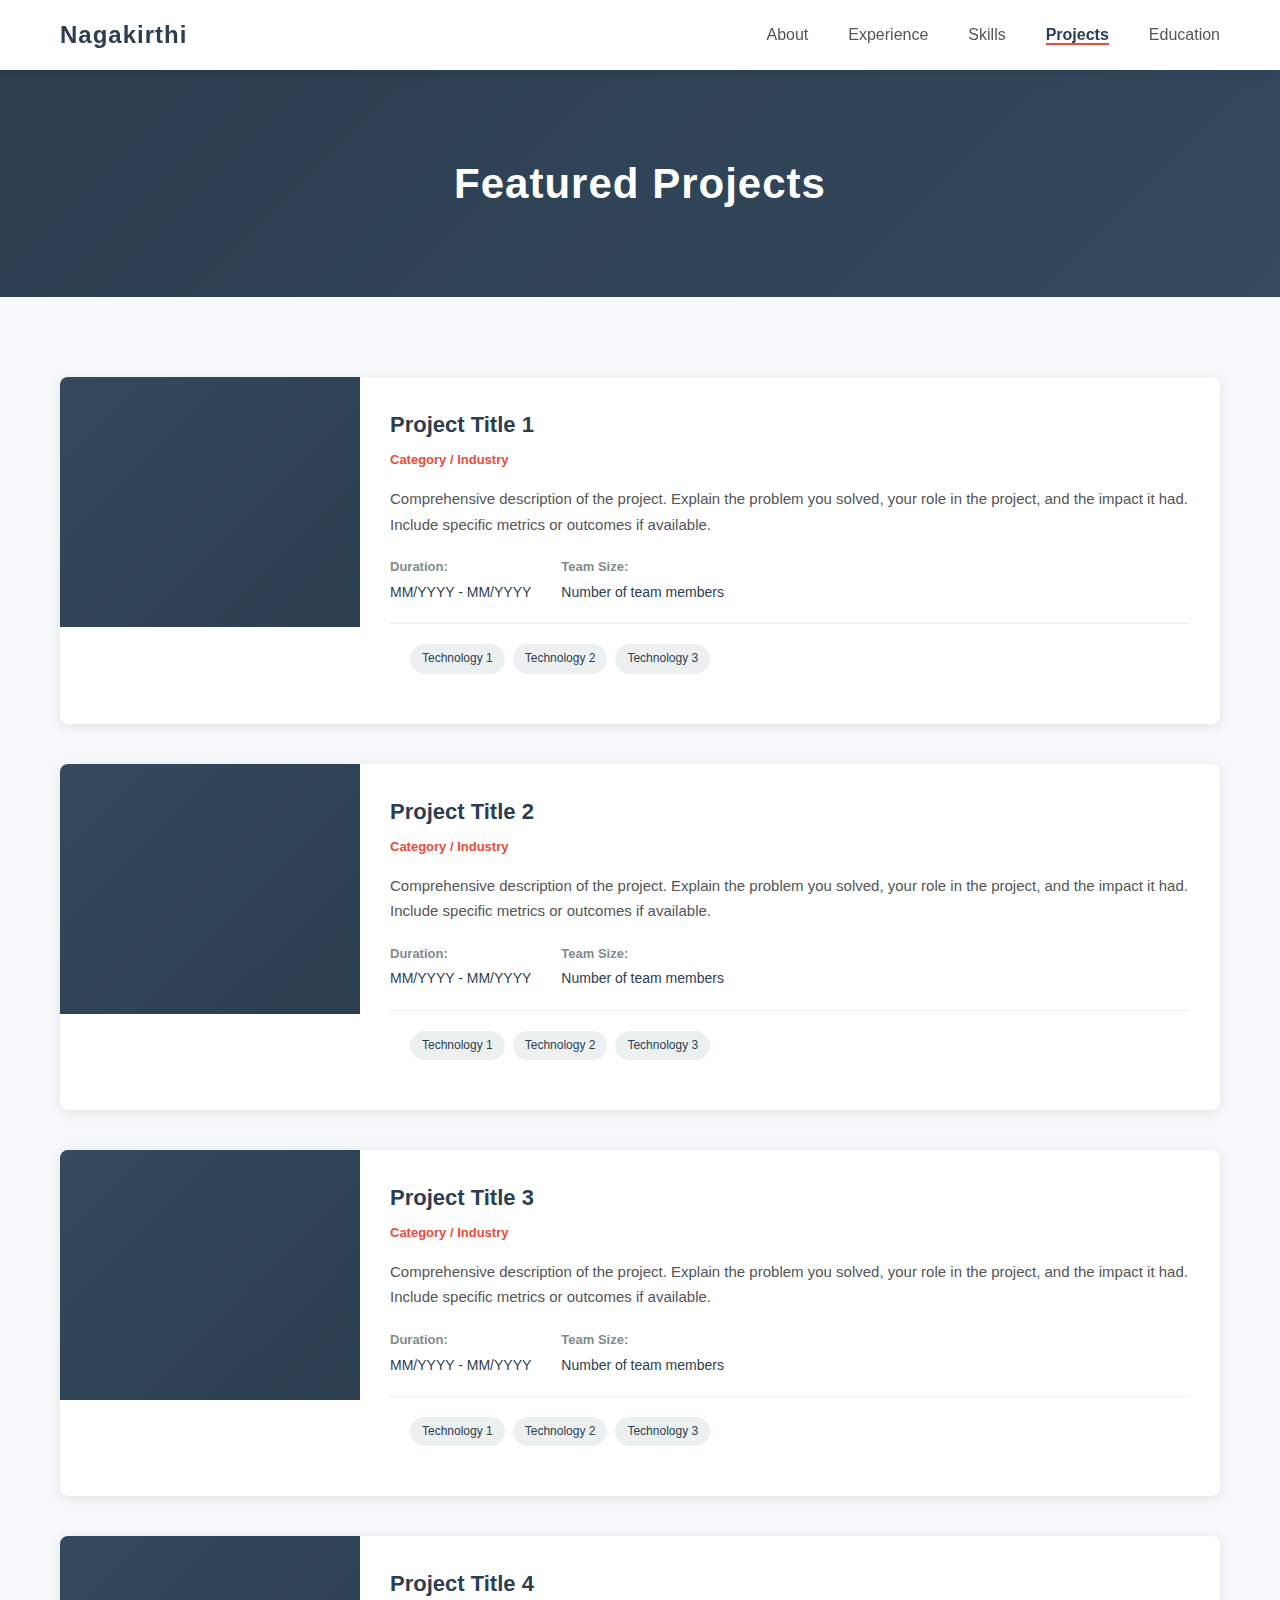
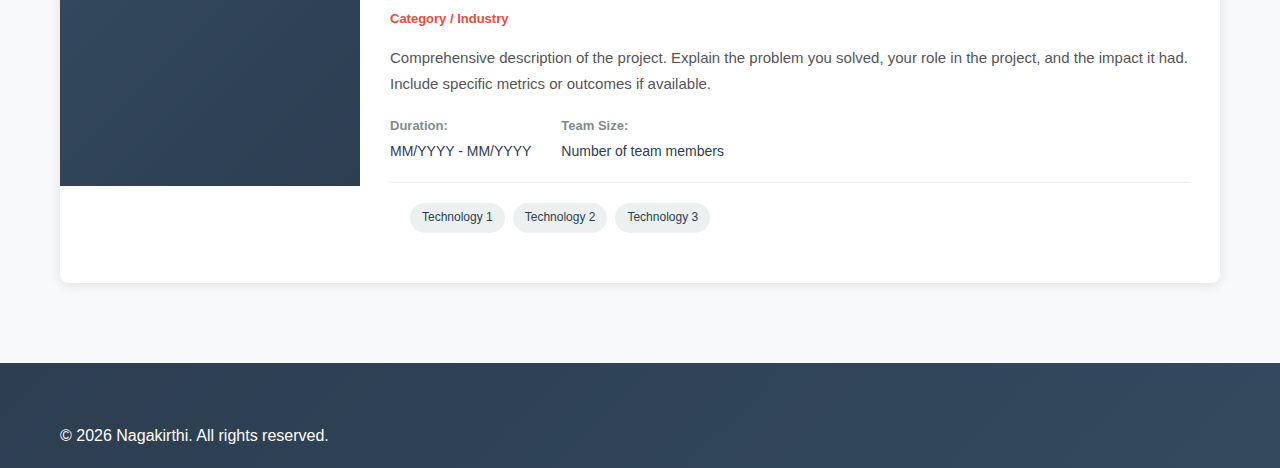
<file: projects.html>
<!DOCTYPE html>
<html lang="en">
<head>
    <meta charset="UTF-8">
    <meta name="viewport" content="width=device-width, initial-scale=1.0">
    <title>Projects - Nagakirthi Portfolio</title>
    <link rel="stylesheet" href="styles.css">
</head>
<body>
    <!-- Navigation -->
    <nav class="navbar">
        <div class="nav-container">
            <a href="index.html" class="logo">Nagakirthi</a>
            <ul class="nav-menu">
                <li><a href="about.html" class="nav-link">About</a></li>
                <li><a href="experience.html" class="nav-link">Experience</a></li>
                <li><a href="skills.html" class="nav-link">Skills</a></li>
                <li><a href="projects.html" class="nav-link active">Projects</a></li>
                <li><a href="education.html" class="nav-link">Education</a></li>
            </ul>
        </div>
    </nav>

    <!-- Projects Section -->
    <section class="page-hero">
        <div class="container">
            <h1>Featured Projects</h1>
        </div>
    </section>

    <section class="projects-detailed">
        <div class="container">
            <div class="projects-grid-detailed">
                <div class="project-card-detailed">
                    <div class="project-image-detailed"></div>
                    <div class="project-card-content">
                        <h3>Project Title 1</h3>
                        <p class="project-category">Category / Industry</p>
                        <p class="project-description">Comprehensive description of the project. Explain the problem you solved, your role in the project, and the impact it had. Include specific metrics or outcomes if available.</p>
                        <div class="project-details">
                            <div class="detail-item">
                                <span class="detail-label">Duration:</span>
                                <span class="detail-value">MM/YYYY - MM/YYYY</span>
                            </div>
                            <div class="detail-item">
                                <span class="detail-label">Team Size:</span>
                                <span class="detail-value">Number of team members</span>
                            </div>
                        </div>
                        <div class="project-tags">
                            <span class="tag">Technology 1</span>
                            <span class="tag">Technology 2</span>
                            <span class="tag">Technology 3</span>
                        </div>
                    </div>
                </div>

                <div class="project-card-detailed">
                    <div class="project-image-detailed"></div>
                    <div class="project-card-content">
                        <h3>Project Title 2</h3>
                        <p class="project-category">Category / Industry</p>
                        <p class="project-description">Comprehensive description of the project. Explain the problem you solved, your role in the project, and the impact it had. Include specific metrics or outcomes if available.</p>
                        <div class="project-details">
                            <div class="detail-item">
                                <span class="detail-label">Duration:</span>
                                <span class="detail-value">MM/YYYY - MM/YYYY</span>
                            </div>
                            <div class="detail-item">
                                <span class="detail-label">Team Size:</span>
                                <span class="detail-value">Number of team members</span>
                            </div>
                        </div>
                        <div class="project-tags">
                            <span class="tag">Technology 1</span>
                            <span class="tag">Technology 2</span>
                            <span class="tag">Technology 3</span>
                        </div>
                    </div>
                </div>

                <div class="project-card-detailed">
                    <div class="project-image-detailed"></div>
                    <div class="project-card-content">
                        <h3>Project Title 3</h3>
                        <p class="project-category">Category / Industry</p>
                        <p class="project-description">Comprehensive description of the project. Explain the problem you solved, your role in the project, and the impact it had. Include specific metrics or outcomes if available.</p>
                        <div class="project-details">
                            <div class="detail-item">
                                <span class="detail-label">Duration:</span>
                                <span class="detail-value">MM/YYYY - MM/YYYY</span>
                            </div>
                            <div class="detail-item">
                                <span class="detail-label">Team Size:</span>
                                <span class="detail-value">Number of team members</span>
                            </div>
                        </div>
                        <div class="project-tags">
                            <span class="tag">Technology 1</span>
                            <span class="tag">Technology 2</span>
                            <span class="tag">Technology 3</span>
                        </div>
                    </div>
                </div>

                <div class="project-card-detailed">
                    <div class="project-image-detailed"></div>
                    <div class="project-card-content">
                        <h3>Project Title 4</h3>
                        <p class="project-category">Category / Industry</p>
                        <p class="project-description">Comprehensive description of the project. Explain the problem you solved, your role in the project, and the impact it had. Include specific metrics or outcomes if available.</p>
                        <div class="project-details">
                            <div class="detail-item">
                                <span class="detail-label">Duration:</span>
                                <span class="detail-value">MM/YYYY - MM/YYYY</span>
                            </div>
                            <div class="detail-item">
                                <span class="detail-label">Team Size:</span>
                                <span class="detail-value">Number of team members</span>
                            </div>
                        </div>
                        <div class="project-tags">
                            <span class="tag">Technology 1</span>
                            <span class="tag">Technology 2</span>
                            <span class="tag">Technology 3</span>
                        </div>
                    </div>
                </div>
            </div>
        </div>
    </section>

    <!-- Footer -->
    <footer class="footer">
        <div class="container">
            <p>&copy; 2026 Nagakirthi. All rights reserved.</p>
        </div>
    </footer>

    <script src="script.js"></script>
</body>
</html>
</file>
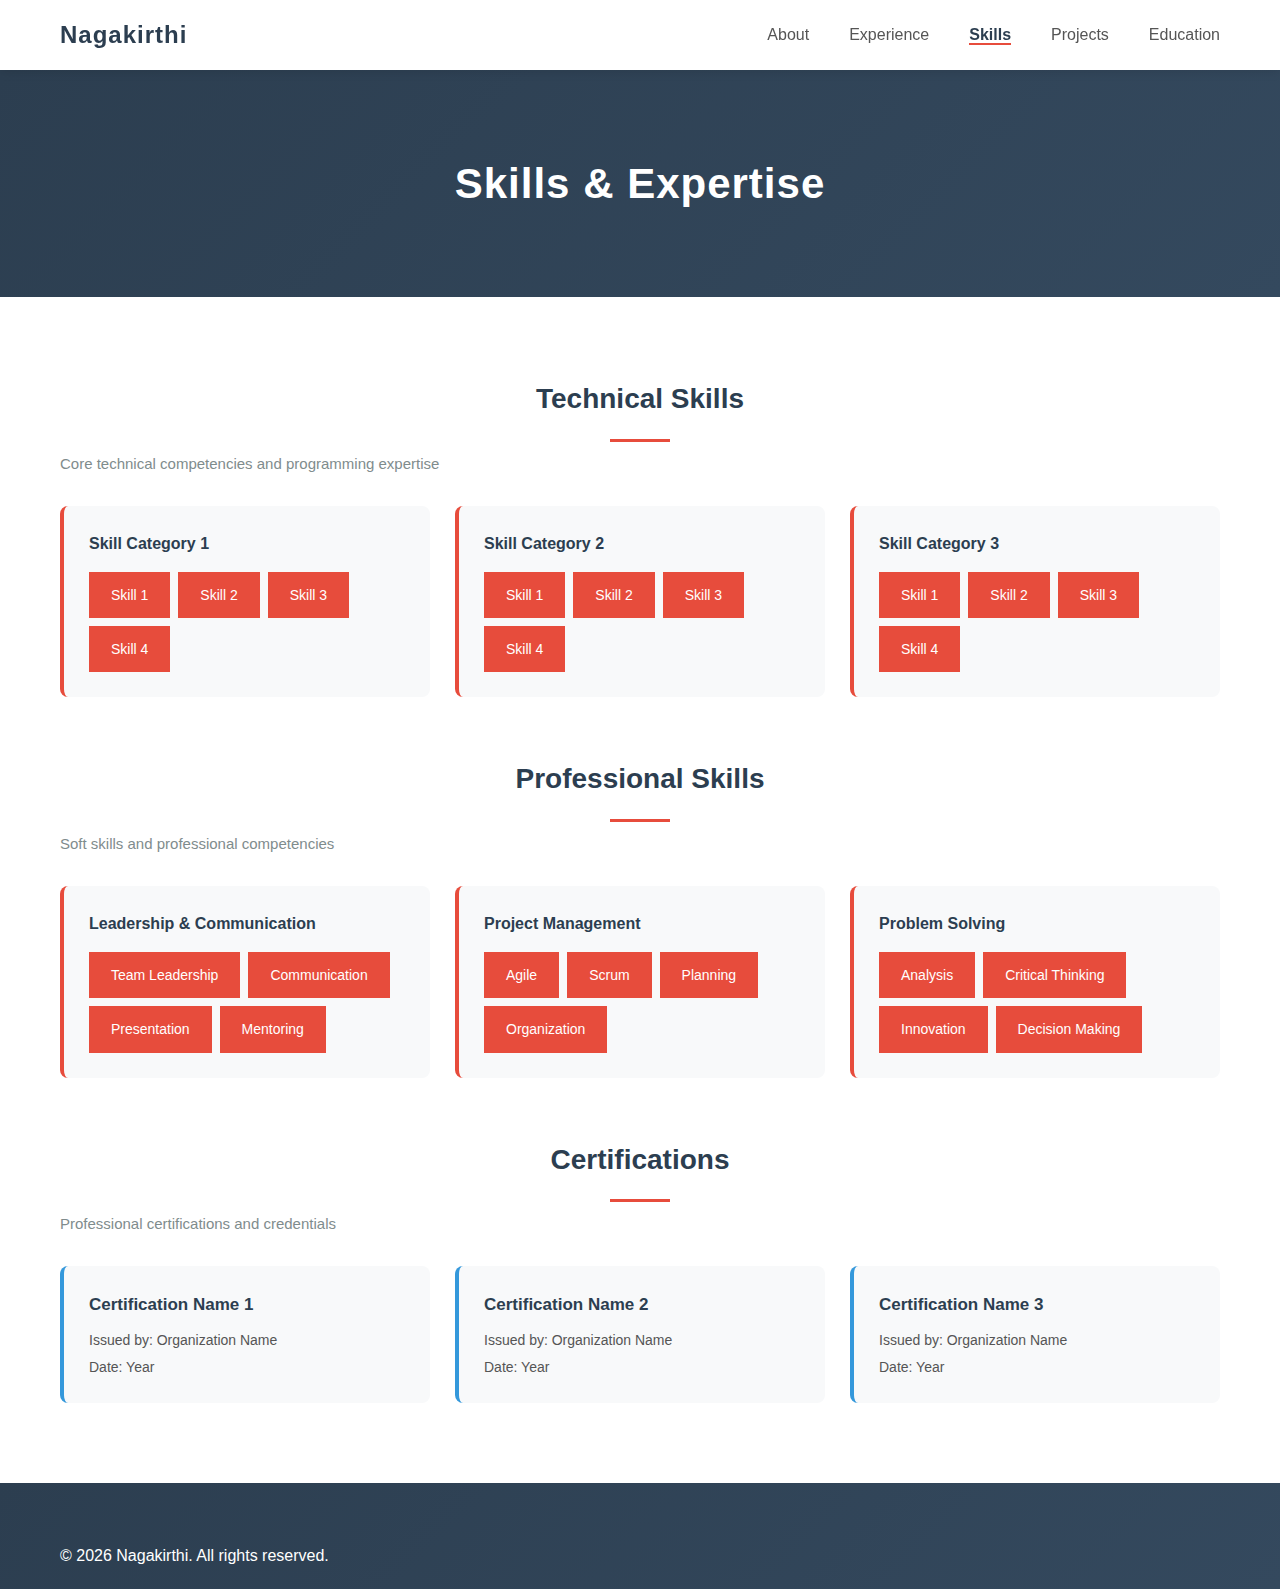
<file: skills.html>
<!DOCTYPE html>
<html lang="en">
<head>
    <meta charset="UTF-8">
    <meta name="viewport" content="width=device-width, initial-scale=1.0">
    <title>Skills - Nagakirthi Portfolio</title>
    <link rel="stylesheet" href="styles.css">
</head>
<body>
    <!-- Navigation -->
    <nav class="navbar">
        <div class="nav-container">
            <a href="index.html" class="logo">Nagakirthi</a>
            <ul class="nav-menu">
                <li><a href="about.html" class="nav-link">About</a></li>
                <li><a href="experience.html" class="nav-link">Experience</a></li>
                <li><a href="skills.html" class="nav-link active">Skills</a></li>
                <li><a href="projects.html" class="nav-link">Projects</a></li>
                <li><a href="education.html" class="nav-link">Education</a></li>
            </ul>
        </div>
    </nav>

    <!-- Skills Section -->
    <section class="page-hero">
        <div class="container">
            <h1>Skills & Expertise</h1>
        </div>
    </section>

    <section class="skills-detailed">
        <div class="container">
            <div class="skills-categories">
                <div class="skill-category-detailed">
                    <h2>Technical Skills</h2>
                    <p class="category-description">Core technical competencies and programming expertise</p>
                    <div class="skill-items">
                        <div class="skill-item-box">
                            <h3>Skill Category 1</h3>
                            <div class="skill-list">
                                <span class="skill-tag">Skill 1</span>
                                <span class="skill-tag">Skill 2</span>
                                <span class="skill-tag">Skill 3</span>
                                <span class="skill-tag">Skill 4</span>
                            </div>
                        </div>

                        <div class="skill-item-box">
                            <h3>Skill Category 2</h3>
                            <div class="skill-list">
                                <span class="skill-tag">Skill 1</span>
                                <span class="skill-tag">Skill 2</span>
                                <span class="skill-tag">Skill 3</span>
                                <span class="skill-tag">Skill 4</span>
                            </div>
                        </div>

                        <div class="skill-item-box">
                            <h3>Skill Category 3</h3>
                            <div class="skill-list">
                                <span class="skill-tag">Skill 1</span>
                                <span class="skill-tag">Skill 2</span>
                                <span class="skill-tag">Skill 3</span>
                                <span class="skill-tag">Skill 4</span>
                            </div>
                        </div>
                    </div>
                </div>

                <div class="skill-category-detailed">
                    <h2>Professional Skills</h2>
                    <p class="category-description">Soft skills and professional competencies</p>
                    <div class="skill-items">
                        <div class="skill-item-box">
                            <h3>Leadership & Communication</h3>
                            <div class="skill-list">
                                <span class="skill-tag">Team Leadership</span>
                                <span class="skill-tag">Communication</span>
                                <span class="skill-tag">Presentation</span>
                                <span class="skill-tag">Mentoring</span>
                            </div>
                        </div>

                        <div class="skill-item-box">
                            <h3>Project Management</h3>
                            <div class="skill-list">
                                <span class="skill-tag">Agile</span>
                                <span class="skill-tag">Scrum</span>
                                <span class="skill-tag">Planning</span>
                                <span class="skill-tag">Organization</span>
                            </div>
                        </div>

                        <div class="skill-item-box">
                            <h3>Problem Solving</h3>
                            <div class="skill-list">
                                <span class="skill-tag">Analysis</span>
                                <span class="skill-tag">Critical Thinking</span>
                                <span class="skill-tag">Innovation</span>
                                <span class="skill-tag">Decision Making</span>
                            </div>
                        </div>
                    </div>
                </div>

                <div class="skill-category-detailed">
                    <h2>Certifications</h2>
                    <p class="category-description">Professional certifications and credentials</p>
                    <div class="certification-list">
                        <div class="certification-item">
                            <h3>Certification Name 1</h3>
                            <p class="cert-issuer">Issued by: Organization Name</p>
                            <p class="cert-date">Date: Year</p>
                        </div>
                        <div class="certification-item">
                            <h3>Certification Name 2</h3>
                            <p class="cert-issuer">Issued by: Organization Name</p>
                            <p class="cert-date">Date: Year</p>
                        </div>
                        <div class="certification-item">
                            <h3>Certification Name 3</h3>
                            <p class="cert-issuer">Issued by: Organization Name</p>
                            <p class="cert-date">Date: Year</p>
                        </div>
                    </div>
                </div>
            </div>
        </div>
    </section>

    <!-- Footer -->
    <footer class="footer">
        <div class="container">
            <p>&copy; 2026 Nagakirthi. All rights reserved.</p>
        </div>
    </footer>

    <script src="script.js"></script>
</body>
</html>
</file>
<file: styles.css>
* {
    margin: 0;
    padding: 0;
    box-sizing: border-box;
}

html {
    scroll-behavior: smooth;
}

/* Animations */
@keyframes floatInLeft {
    from {
        opacity: 0;
        transform: translateX(-100px);
    }
    to {
        opacity: 1;
        transform: translateX(0);
    }
}

@keyframes floatInRight {
    from {
        opacity: 0;
        transform: translateX(100px);
    }
    to {
        opacity: 1;
        transform: translateX(0);
    }
}

@keyframes floatInBottom {
    from {
        opacity: 0;
        transform: translateY(100px);
    }
    to {
        opacity: 1;
        transform: translateY(0);
    }
}

@keyframes flicker {
    0%, 100% {
        opacity: 1;
        border-color: #3498db;
    }
    50% {
        opacity: 0.5;
        border-color: #5dade2;
    }
}

/* Fade-in animations */
@keyframes fadeInUp {
    from {
        opacity: 0;
        transform: translateY(30px);
    }
    to {
        opacity: 1;
        transform: translateY(0);
    }
}

.fade-in-section {
    opacity: 0;
    transform: translateY(30px);
    transition: opacity 0.6s ease-out, transform 0.6s ease-out;
}

.fade-in-section.is-visible {
    opacity: 1;
    transform: translateY(0);
}

body {
    font-family: 'Segoe UI', Tahoma, Geneva, Verdana, sans-serif;
    line-height: 1.6;
    color: #333;
    background-color: #f8f9fa;
}

/* Scroll Progress Bar */
.progress-bar {
    position: fixed;
    top: 0;
    left: 0;
    height: 3px;
    background: linear-gradient(90deg, #e74c3c 0%, #c0392b 100%);
    z-index: 10000;
    width: 0;
    transition: width 0.1s ease;
}

/* Navigation */
.navbar {
    background-color: #ffffff;
    box-shadow: 0 2px 10px rgba(0, 0, 0, 0.1);
    position: sticky;
    top: 0;
    z-index: 1000;
}

.nav-container {
    max-width: 1200px;
    margin: 0 auto;
    padding: 0 20px;
    display: flex;
    justify-content: space-between;
    align-items: center;
    height: 70px;
    position: relative;
}

.hamburger {
    display: none;
    flex-direction: column;
    gap: 5px;
    background: none;
    border: none;
    cursor: pointer;
    padding: 5px;
    z-index: 1001;
}

.hamburger-line {
    width: 25px;
    height: 3px;
    background-color: #2c3e50;
    transition: all 0.3s ease;
    border-radius: 3px;
}

.hamburger.active .hamburger-line:nth-child(1) {
    transform: rotate(45deg) translate(8px, 8px);
}

.hamburger.active .hamburger-line:nth-child(2) {
    opacity: 0;
}

.hamburger.active .hamburger-line:nth-child(3) {
    transform: rotate(-45deg) translate(7px, -7px);
}

.logo {
    font-size: 24px;
    font-weight: 700;
    color: #2c3e50;
    text-decoration: none;
    letter-spacing: 1px;
}

.nav-menu {
    display: flex;
    list-style: none;
    gap: 40px;
}

.nav-link {
    color: #555;
    text-decoration: none;
    font-weight: 500;
    transition: color 0.3s ease;
}

.nav-link:hover {
    color: #2c3e50;
    border-bottom: 2px solid #2c3e50;
}

.nav-link.active {
    color: #2c3e50;
    border-bottom: 2px solid #e74c3c;
    font-weight: 600;
}

/* Hero Section */
.hero {
    background: 
        linear-gradient(135deg, rgba(30, 39, 46, 0.97) 0%, rgba(44, 62, 80, 0.97) 100%),
        repeating-linear-gradient(
            90deg,
            rgba(255, 255, 255, 0.02) 0px,
            transparent 1px,
            transparent 40px,
            rgba(255, 255, 255, 0.02) 41px
        ),
        repeating-linear-gradient(
            0deg,
            rgba(255, 255, 255, 0.02) 0px,
            transparent 1px,
            transparent 40px,
            rgba(255, 255, 255, 0.02) 41px
        ),
        #1e272e;
    color: white;
    padding: 60px 20px;
    text-align: center;
    min-height: auto;
    display: flex;
    align-items: center;
    justify-content: center;
    position: relative;
}

.hero::before {
    content: '';
    position: absolute;
    top: 0;
    left: 0;
    right: 0;
    bottom: 0;
    background: radial-gradient(circle at 20% 50%, rgba(231, 76, 60, 0.08) 0%, transparent 50%),
                radial-gradient(circle at 80% 50%, rgba(52, 152, 219, 0.08) 0%, transparent 50%);
    pointer-events: none;
}

.hero-content {
    position: relative;
    z-index: 1;
}

.hero-content {
    max-width: 1000px;
    display: grid;
    grid-template-columns: 320px 1fr;
    gap: 60px;
    align-items: center;
}

/* Profile Photo */
.profile-photo-container {
    display: flex;
    justify-content: center;
    animation: floatInLeft 0.8s ease-out;
}

.profile-photo {
    width: 420px;
    height: 420px;
    border-radius: 8px;
    overflow: hidden;
    border: 5px solid rgba(255, 255, 255, 0.3);
    box-shadow: 0 15px 40px rgba(0, 0, 0, 0.3);
    display: flex;
    align-items: center;
    justify-content: center;
    background-color: rgba(255, 255, 255, 0.1);
}

.profile-image {
    width: 100%;
    height: 100%;
    object-fit: cover;
    object-position: center top;
}

.hero-text {
    text-align: left;
    animation: floatInRight 0.8s ease-out;
}

.hero-title {
    font-size: 48px;
    font-weight: 700;
    margin-bottom: 20px;
    letter-spacing: 2px;
}

.hero-subtitle {
    font-size: 28px;
    margin-bottom: 25px;
    opacity: 0.95;
    font-weight: 300;
    min-height: 42px;
}

.hero-subtitle::after {
    content: '|';
    animation: blink 1s infinite;
    margin-left: 5px;
}

@keyframes blink {
    0%, 50% {
        opacity: 1;
    }
    51%, 100% {
        opacity: 0;
    }
}

.contact-details {
    display: flex;
    flex-direction: column;
    gap: 15px;
    margin-bottom: 30px;
}

.contact-field {
    display: flex;
    flex-direction: row;
    align-items: center;
    color: rgba(255, 255, 255, 0.95);
    gap: 12px;
}

.field-icon {
    display: inline-flex;
    align-items: center;
    justify-content: center;
    width: 24px;
    height: 24px;
    flex-shrink: 0;
}

.field-icon svg {
    width: 100%;
    height: 100%;
}

.field-value {
    font-size: 15px;
    font-weight: 400;
    opacity: 0.95;
}

.hero-description {
    font-size: 18px;
    margin-bottom: 40px;
    opacity: 0.85;
}

.social-icons {
    display: flex;
    justify-content: flex-start;
    gap: 20px;
    margin-bottom: 30px;
}

.social-icon {
    display: inline-flex;
    align-items: center;
    justify-content: center;
    width: 50px;
    height: 50px;
    background-color: rgba(255, 255, 255, 0.2);
    border-radius: 50%;
    color: white;
    text-decoration: none;
    transition: background-color 0.3s ease, transform 0.3s ease;
}

.social-icon:hover {
    background-color: rgba(255, 255, 255, 0.3);
    transform: translateY(-3px);
}

.social-icon svg {
    width: 24px;
    height: 24px;
}

.resume-button {
    display: inline-flex;
    align-items: center;
    justify-content: center;
    padding: 12px 24px;
    background-color: #e74c3c;
    color: white;
    text-decoration: none;
    border-radius: 25px;
    font-weight: 600;
    font-size: 14px;
    transition: background-color 0.3s ease, transform 0.3s ease;
    border: none;
    cursor: pointer;
}

.resume-button:hover {
    background-color: #c0392b;
    transform: translateY(-3px);
}

.cta-button {
    display: inline-block;
    background-color: #e74c3c;
    color: white;
    padding: 15px 40px;
    text-decoration: none;
    border-radius: 5px;
    font-weight: 600;
    transition: background-color 0.3s ease;
}

.cta-button:hover {
    background-color: #c0392b;
}

/* Container */
.container {
    max-width: 1200px;
    margin: 0 auto;
    padding: 0 20px;
}

/* Sections */
section {
    padding: 80px 0;
}

section h2 {
    font-size: 36px;
    font-weight: 700;
    margin-bottom: 50px;
    text-align: center;
    color: #2c3e50;
    position: relative;
    padding-bottom: 20px;
}

section h2::after {
    content: '';
    position: absolute;
    bottom: 0;
    left: 50%;
    transform: translateX(-50%);
    width: 60px;
    height: 3px;
    background-color: #e74c3c;
}

/* Statistics Section */
.statistics {
    background: linear-gradient(135deg, #e74c3c 0%, #c0392b 100%);
    padding: 80px 0;
    color: white;
}

.stats-grid {
    display: grid;
    grid-template-columns: repeat(auto-fit, minmax(200px, 1fr));
    gap: 40px;
    max-width: 1000px;
    margin: 0 auto;
}

.stat-card {
    text-align: center;
    padding: 30px 20px;
    background: rgba(255, 255, 255, 0.1);
    border-radius: 12px;
    backdrop-filter: blur(10px);
    transition: all 0.3s ease;
}

.stat-card:hover {
    transform: translateY(-10px);
    background: rgba(255, 255, 255, 0.15);
    box-shadow: 0 10px 30px rgba(0, 0, 0, 0.2);
}

.stat-icon {
    width: 60px;
    height: 60px;
    margin: 0 auto 20px;
    display: flex;
    align-items: center;
    justify-content: center;
    background: rgba(255, 255, 255, 0.2);
    border-radius: 50%;
}

.stat-icon svg {
    width: 32px;
    height: 32px;
    fill: white;
}

.stat-number {
    font-size: 48px;
    font-weight: 700;
    margin-bottom: 10px;
    line-height: 1;
}

.stat-label {
    font-size: 16px;
    font-weight: 300;
    opacity: 0.9;
}

/* Statistics Section */
.statistics {
    background: linear-gradient(135deg, #2c3e50 0%, #34495e 100%);
    padding: 80px 0;
    color: white;
}

.stats-grid {
    display: grid;
    grid-template-columns: repeat(auto-fit, minmax(200px, 1fr));
    gap: 40px;
    max-width: 1000px;
    margin: 0 auto;
}

.stat-card {
    text-align: center;
    padding: 30px 20px;
    background: rgba(231, 76, 60, 0.15);
    border-radius: 12px;
    backdrop-filter: blur(10px);
    transition: all 0.3s ease;
    border: 2px solid rgba(231, 76, 60, 0.3);
}

.stat-card:hover {
    transform: translateY(-10px);
    background: rgba(231, 76, 60, 0.25);
    box-shadow: 0 10px 30px rgba(231, 76, 60, 0.4);
    border-color: #e74c3c;
}

.stat-icon {
    width: 60px;
    height: 60px;
    margin: 0 auto 20px;
    display: flex;
    align-items: center;
    justify-content: center;
    background: #e74c3c;
    border-radius: 50%;
}

.stat-icon svg {
    width: 32px;
    height: 32px;
    fill: white;
}

.stat-number {
    font-size: 48px;
    font-weight: 700;
    margin-bottom: 10px;
    line-height: 1;
    color: #ffffff !important;
}

.stat-label {
    font-size: 16px;
    font-weight: 500;
    color: #ecf0f1 !important;
    opacity: 1;
    text-shadow: 0 1px 2px rgba(0, 0, 0, 0.2);
}

/* About Section */
.about {
    background-color: #ffffff;
}

.about-content {
    display: grid;
    grid-template-columns: 1fr;
    gap: 40px;
    align-items: center;
}

.about-text {
    font-size: 16px;
    line-height: 1.8;
    color: #555;
    text-align: center;
}

.about-text p {
    margin-bottom: 15px;
}

.learn-more-button {
    display: inline-block;
    background-color: #e74c3c;
    color: white;
    padding: 12px 30px;
    text-decoration: none;
    border-radius: 5px;
    font-weight: 600;
    transition: background-color 0.3s ease;
    margin-top: 15px;
}

.learn-more-button:hover {
    background-color: #c0392b;
}

/* Experience Section */
.experience {
    background-color: #f8f9fa;
}

.experience-list {
    display: grid;
    grid-template-columns: 1fr;
    gap: 40px;
}

.experience-item {
    background-color: #ffffff;
    padding: 30px;
    border-radius: 8px;
    box-shadow: 0 2px 8px rgba(0, 0, 0, 0.1);
    border-left: 4px solid #e74c3c;
}

.experience-item h3 {
    font-size: 20px;
    color: #2c3e50;
    margin-bottom: 8px;
}

.company {
    font-weight: 600;
    color: #e74c3c;
    margin-bottom: 5px;
}

.period {
    color: #7f8c8d;
    font-size: 14px;
    margin-bottom: 15px;
}

.responsibilities {
    list-style: none;
    color: #555;
}

.responsibilities li {
    padding-left: 20px;
    margin-bottom: 8px;
    position: relative;
}

.responsibilities li::before {
    content: '▸';
    position: absolute;
    left: 0;
    color: #e74c3c;
}

.section-button-container {
    text-align: center;
    margin-top: 40px;
}

.section-button {
    display: inline-block;
    background-color: #e74c3c;
    color: white;
    padding: 12px 35px;
    text-decoration: none;
    border-radius: 5px;
    font-weight: 600;
    transition: background-color 0.3s ease;
}

.section-button:hover {
    background-color: #c0392b;
}

/* Skills Section */
.skills {
    background-color: #ffffff;
}

.skills-grid {
    display: grid;
    grid-template-columns: 1fr;
    gap: 50px;
}

.skill-category h3 {
    font-size: 18px;
    color: #2c3e50;
    margin-bottom: 20px;
    font-weight: 700;
}

.skill-tags {
    display: grid;
    grid-template-columns: repeat(2, 1fr);
    gap: 10px;
}

.skill-tag {
    background-color: #e74c3c;
    color: white;
    padding: 10px 20px;
    border-radius: 0px;
    border: 2px solid #e74c3c;
    font-size: 14px;
    font-weight: 500;
    display: inline-flex;
    align-items: center;
    gap: 8px;
    animation: floatInLeft 0.6s ease-out forwards;
}

.skill-icon {
    width: 18px;
    height: 18px;
    flex-shrink: 0;
}

/* Tools and Softwares Section */
/* Enhanced Tools and Software Section */
.tools-softwares {
    background-color: #f8f9fa;
    padding: 80px 0;
}

.section-header-tools {
    text-align: center;
    margin-bottom: 50px;
}

.section-header-tools h2 {
    font-size: 40px;
    font-weight: 700;
    color: #2c3e50;
    margin-bottom: 15px;
}

.section-subtitle {
    font-size: 18px;
    color: #7f8c8d;
    font-weight: 400;
}

/* Tools Summary Stats */
.tools-stats {
    display: grid;
    grid-template-columns: repeat(auto-fit, minmax(200px, 1fr));
    gap: 30px;
    max-width: 800px;
    margin: 0 auto 60px;
}

.tool-stat-card {
    background: white;
    padding: 30px;
    border-radius: 15px;
    text-align: center;
    box-shadow: 0 5px 20px rgba(0, 0, 0, 0.08);
    transition: all 0.3s ease;
    border-top: 4px solid #e74c3c;
}

.tool-stat-card:hover {
    transform: translateY(-8px);
    box-shadow: 0 15px 40px rgba(0, 0, 0, 0.15);
}

.tool-stat-card .stat-icon {
    width: 50px;
    height: 50px;
    margin: 0 auto 15px;
    color: #e74c3c;
}

.tool-stat-card .stat-icon svg {
    width: 100%;
    height: 100%;
}

.tool-stat-card .stat-number {
    font-size: 42px;
    font-weight: 700;
    color: #2c3e50;
    margin-bottom: 8px;
}

.tool-stat-card .stat-label {
    font-size: 14px;
    color: #7f8c8d;
    font-weight: 600;
    text-transform: uppercase;
    letter-spacing: 0.5px;
}

/* Proficiency Legend */
.proficiency-legend {
    display: flex;
    justify-content: center;
    gap: 40px;
    margin-bottom: 40px;
    padding: 20px;
    background: white;
    border-radius: 12px;
    box-shadow: 0 2px 10px rgba(0, 0, 0, 0.05);
}

.legend-item {
    display: flex;
    align-items: center;
    gap: 12px;
}

.legend-badge {
    display: flex;
    gap: 3px;
}

.legend-badge svg {
    width: 16px;
    height: 16px;
}

.familiar-badge svg {
    fill: #f39c12;
}

.expert-badge svg {
    fill: #e74c3c;
}

.legend-label {
    font-size: 14px;
    font-weight: 600;
    color: #2c3e50;
    text-transform: uppercase;
    letter-spacing: 0.5px;
}

/* Enhanced Tools Matrix */
.tools-matrix {
    max-width: 1200px;
    margin: 0 auto;
}

.tool-category-wrapper {
    margin-bottom: 20px;
    background: white;
    border-radius: 12px;
    overflow: hidden;
    box-shadow: 0 2px 10px rgba(0, 0, 0, 0.08);
    transition: all 0.3s ease;
}

.tool-category-wrapper:hover {
    box-shadow: 0 5px 20px rgba(0, 0, 0, 0.12);
}

.category-header {
    display: flex;
    align-items: center;
    padding: 25px 30px;
    cursor: pointer;
    background: linear-gradient(135deg, #ffffff 0%, #f8f9fa 100%);
    border-bottom: 2px solid #ecf0f1;
    transition: all 0.3s ease;
    user-select: none;
}

.category-header:hover {
    background: linear-gradient(135deg, #f8f9fa 0%, #ecf0f1 100%);
}

.tool-category-wrapper.active .category-header {
    background: linear-gradient(135deg, #e74c3c 0%, #c0392b 100%);
    color: white;
}

.category-icon {
    width: 45px;
    height: 45px;
    min-width: 45px;
    margin-right: 20px;
    display: flex;
    align-items: center;
    justify-content: center;
    border-radius: 10px;
    background: rgba(231, 76, 60, 0.1);
    transition: all 0.3s ease;
}

.tool-category-wrapper.active .category-icon {
    background: rgba(255, 255, 255, 0.2);
}

.category-icon svg {
    width: 26px;
    height: 26px;
    fill: #e74c3c;
}

.tool-category-wrapper.active .category-icon svg {
    fill: white;
}

.category-title-enhanced {
    flex: 1;
    font-size: 20px;
    font-weight: 700;
    color: #2c3e50;
    margin: 0;
    transition: color 0.3s ease;
}

.tool-category-wrapper.active .category-title-enhanced {
    color: white;
}

.category-count {
    padding: 6px 14px;
    background: rgba(231, 76, 60, 0.1);
    color: #e74c3c;
    border-radius: 20px;
    font-size: 13px;
    font-weight: 600;
    margin-right: 15px;
    transition: all 0.3s ease;
}

.tool-category-wrapper.active .category-count {
    background: rgba(255, 255, 255, 0.2);
    color: white;
}

.expand-icon {
    width: 30px;
    height: 30px;
    display: flex;
    align-items: center;
    justify-content: center;
    transition: transform 0.3s ease;
}

.expand-icon svg {
    width: 24px;
    height: 24px;
    fill: #7f8c8d;
}

.tool-category-wrapper.active .expand-icon svg {
    fill: white;
}

.category-content {
    max-height: 0;
    overflow: hidden;
    transition: max-height 0.4s ease;
}

.tools-grid-enhanced {
    padding: 30px;
    display: grid;
    grid-template-columns: repeat(auto-fill, minmax(200px, 1fr));
    gap: 15px;
}

.tool-badge {
    display: flex;
    align-items: center;
    justify-content: space-between;
    padding: 12px 18px;
    border-radius: 8px;
    font-size: 14px;
    font-weight: 600;
    transition: all 0.3s ease;
    cursor: default;
    border: 2px solid transparent;
}

.tool-badge.familiar {
    background: linear-gradient(135deg, #fff5e6 0%, #ffe5cc 100%);
    color: #d68910;
    border-color: #f39c12;
}

.tool-badge.expert {
    background: linear-gradient(135deg, #ffe6e6 0%, #ffcccc 100%);
    color: #c0392b;
    border-color: #e74c3c;
}

.tool-badge:hover {
    transform: translateY(-3px);
    box-shadow: 0 5px 15px rgba(0, 0, 0, 0.15);
}

.tool-badge.familiar:hover {
    background: linear-gradient(135deg, #f39c12 0%, #e67e22 100%);
    color: white;
    border-color: #f39c12;
}

.tool-badge.expert:hover {
    background: linear-gradient(135deg, #e74c3c 0%, #c0392b 100%);
    color: white;
    border-color: #e74c3c;
}

.tool-name {
    flex: 1;
    font-weight: 600;
}

.proficiency-stars {
    font-size: 12px;
    margin-left: 10px;
    opacity: 0.8;
}

.tool-badge.familiar .proficiency-stars {
    color: #f39c12;
}

.tool-badge.expert .proficiency-stars {
    color: #e74c3c;
}

/* Responsive Design */
@media (max-width: 992px) {
    .tools-grid-enhanced {
        grid-template-columns: repeat(auto-fill, minmax(180px, 1fr));
        gap: 12px;
    }
    
    .category-header {
        padding: 20px 25px;
    }
}

@media (max-width: 768px) {
    .section-header-tools h2 {
        font-size: 32px;
    }
    
    .tools-stats {
        grid-template-columns: 1fr;
        gap: 20px;
    }
    
    .proficiency-legend {
        flex-direction: column;
        gap: 15px;
        align-items: center;
    }
    
    .tools-grid-enhanced {
        grid-template-columns: repeat(auto-fill, minmax(150px, 1fr));
        padding: 20px;
        gap: 10px;
    }
    
    .category-header {
        padding: 18px 20px;
    }
    
    .category-icon {
        width: 40px;
        height: 40px;
        min-width: 40px;
        margin-right: 15px;
    }
    
    .category-icon svg {
        width: 22px;
        height: 22px;
    }
    
    .category-title-enhanced {
        font-size: 16px;
    }
    
    .category-count {
        font-size: 11px;
        padding: 4px 10px;
    }
}

@media (max-width: 480px) {
    .tools-grid-enhanced {
        grid-template-columns: 1fr;
    }
    
    .tool-stat-card .stat-number {
        font-size: 36px;
    }
}


    .category-col {
        text-align: center;
    }

    .tools-softwares h2 {
        font-size: 24px;
    }
}

/* Achievements Section */
.achievements {
    background-color: #ffffff;
    padding: 80px 0;
}

.achievements h2 {
    text-align: center;
    font-size: 32px;
    margin-bottom: 50px;
    color: #2c3e50;
}

.achievements-grid {
    display: grid;
    grid-template-columns: repeat(3, 1fr);
    gap: 30px;
}

.achievement-tile {
    background-color: #ffffff;
    border: 2px solid #e74c3c;
    border-radius: 8px;
    padding: 40px 30px;
    text-align: center;
    transition: all 0.4s cubic-bezier(0.175, 0.885, 0.32, 1.275);
    animation: floatInBottom 0.8s ease-out forwards;
    aspect-ratio: 1;
    display: flex;
    flex-direction: column;
    align-items: center;
    justify-content: center;
    cursor: pointer;
    position: relative;
    transform-style: preserve-3d;
}

.achievement-tile:nth-child(1) {
    animation-delay: 0.1s;
    opacity: 0;
}

.achievement-tile:nth-child(2) {
    animation-delay: 0.3s;
    opacity: 0;
}

.achievement-tile:nth-child(3) {
    animation-delay: 0.5s;
    opacity: 0;
}

.achievement-tile:hover {
    transform: translateY(-15px) rotateY(5deg) scale(1.05);
    box-shadow: 0 25px 50px rgba(231, 76, 60, 0.3);
    border-color: #c0392b;
    background: linear-gradient(135deg, white 0%, #fff5f5 100%);
}

.achievement-icon {
    width: 60px;
    height: 60px;
    margin-bottom: 20px;
    color: #e74c3c;
}

.achievement-icon svg {
    width: 100%;
    height: 100%;
}

.achievement-tile h3 {
    font-size: 20px;
    color: #2c3e50;
    margin-bottom: 15px;
}

.achievement-tile p {
    font-size: 14px;
    color: #555;
    line-height: 1.6;
}

@media (max-width: 768px) {
    .achievements-grid {
        grid-template-columns: 1fr;
    }

    .achievement-tile {
        aspect-ratio: auto;
    }
}

/* Artifacts Section */
.artifacts {
    background-color: #ffffff;
    padding: 80px 0;
}

.artifacts h2 {
    text-align: center;
    font-size: 32px;
    margin-bottom: 50px;
    color: #2c3e50;
}

.artifacts-grid {
    display: grid;
    grid-template-columns: repeat(5, 1fr);
    gap: 15px;
}

.artifact-card {
    background-color: rgba(231, 76, 60, 0.4);
    border: 2px solid #e74c3c;
    border-radius: 8px;
    padding: 12px 10px;
    aspect-ratio: 2.5;
    display: flex;
    align-items: center;
    justify-content: center;
    text-align: center;
    transition: all 0.4s cubic-bezier(0.175, 0.885, 0.32, 1.275);
    cursor: pointer;
    position: relative;
    transform-style: preserve-3d;
}

.artifact-card:hover {
    transform: translateY(-10px) rotateX(5deg) scale(1.05);
    box-shadow: 0 20px 40px rgba(231, 76, 60, 0.3);
    background-color: rgba(231, 76, 60, 0.6);
    border-color: rgba(231, 76, 60, 0.6);
}

.artifact-text {
    font-size: 15px;
    font-weight: 700;
    color: #2c3e50;
    line-height: 1.4;
}

@media (max-width: 1200px) {
    .artifacts-grid {
        grid-template-columns: repeat(4, 1fr);
    }
}

@media (max-width: 992px) {
    .artifacts-grid {
        grid-template-columns: repeat(3, 1fr);
    }
}

@media (max-width: 768px) {
    .artifacts-grid {
        grid-template-columns: repeat(2, 1fr);
    }

    .artifact-text {
        font-size: 14px;
    }
}

@media (max-width: 480px) {
    .artifacts-grid {
        grid-template-columns: 1fr;
    }
}

/* Projects Section */
.projects {
    background-color: #f8f9fa;
}

.projects-grid {
    display: grid;
    grid-template-columns: repeat(auto-fit, minmax(300px, 1fr));
    gap: 30px;
}

.project-card {
    background-color: #ffffff;
    border-radius: 8px;
    overflow: hidden;
    box-shadow: 0 2px 8px rgba(0, 0, 0, 0.1);
    transition: transform 0.3s ease, box-shadow 0.3s ease;
}

.project-card:hover {
    transform: translateY(-10px);
    box-shadow: 0 10px 25px rgba(0, 0, 0, 0.15);
}

.project-image {
    width: 100%;
    height: 200px;
    background: linear-gradient(135deg, #34495e 0%, #2c3e50 100%);
    display: flex;
    align-items: center;
    justify-content: center;
    color: white;
    font-weight: 600;
}

.project-card h3 {
    font-size: 20px;
    color: #2c3e50;
    padding: 20px 20px 10px;
    margin: 0;
}

.project-card p {
    color: #555;
    padding: 0 20px 15px;
    font-size: 14px;
    line-height: 1.6;
}

.project-tags {
    padding: 0 20px 20px;
    display: flex;
    flex-wrap: wrap;
    gap: 8px;
}

.tag {
    background-color: #ecf0f1;
    color: #2c3e50;
    padding: 5px 12px;
    border-radius: 15px;
    font-size: 12px;
    font-weight: 500;
}

/* Education Section */
.education {
    background-color: #f8f9fa;
    padding: 80px 0;
}

.education-list {
    display: grid;
    grid-template-columns: repeat(auto-fit, minmax(300px, 1fr));
    gap: 30px;
}

.education-item {
    background-color: #f8f9fa;
    padding: 25px;
    border-radius: 8px;
    border-left: 4px solid #3498db;
}

.education-item h3 {
    font-size: 18px;
    color: #2c3e50;
    margin-bottom: 8px;
    font-weight: 700;
}

.institution {
    color: #3498db;
    font-weight: 600;
    margin-bottom: 5px;
}

.graduation {
    color: #7f8c8d;
    font-size: 14px;
}

/* Contact Section */
.contact {
    background-color: #f8f9fa;
    text-align: center;
}

.contact-intro {
    font-size: 18px;
    color: #555;
    margin-bottom: 40px;
}

.contact-methods {
    display: flex;
    justify-content: center;
    gap: 20px;
    flex-wrap: wrap;
}

.contact-button {
    display: inline-block;
    background-color: #e74c3c;
    color: white;
    padding: 12px 30px;
    text-decoration: none;
    border-radius: 5px;
    font-weight: 600;
    transition: background-color 0.3s ease;
}

.contact-button:hover {
    background-color: #c0392b;
}

/* Footer */
.footer {
    background: linear-gradient(135deg, #2c3e50 0%, #34495e 100%);
    color: white;
    padding: 60px 0 20px;
}

.footer-content {
    display: grid;
    grid-template-columns: 2fr 1fr 1fr 1.5fr;
    gap: 40px;
    margin-bottom: 40px;
}

.footer-section h3,
.footer-section h4 {
    margin-top: 0;
}

.footer-title {
    font-size: 24px;
    color: #e74c3c;
    margin-bottom: 15px;
    font-weight: 700;
}

.footer-description {
    color: rgba(255, 255, 255, 0.8);
    line-height: 1.8;
    margin-bottom: 20px;
    font-size: 14px;
}

.footer-social {
    display: flex;
    gap: 15px;
}

.footer-social-link {
    width: 40px;
    height: 40px;
    background: rgba(255, 255, 255, 0.1);
    border-radius: 50%;
    display: flex;
    align-items: center;
    justify-content: center;
    transition: all 0.3s ease;
}

.footer-social-link:hover {
    background: #e74c3c;
    transform: translateY(-3px);
    box-shadow: 0 5px 15px rgba(231, 76, 60, 0.4);
}

.footer-social-link svg {
    width: 20px;
    height: 20px;
    fill: white;
}

.footer-heading {
    font-size: 18px;
    margin-bottom: 20px;
    font-weight: 600;
    color: white;
}

.footer-links,
.footer-contact {
    list-style: none;
    padding: 0;
    margin: 0;
}

.footer-links li,
.footer-contact li {
    margin-bottom: 12px;
}

.footer-links a {
    color: rgba(255, 255, 255, 0.7);
    text-decoration: none;
    transition: all 0.3s ease;
    font-size: 14px;
    display: inline-block;
}

.footer-links a:hover {
    color: #e74c3c;
    transform: translateX(5px);
}

.footer-contact li {
    display: flex;
    align-items: center;
    gap: 10px;
    color: rgba(255, 255, 255, 0.7);
    font-size: 14px;
}

.footer-contact svg {
    width: 16px;
    height: 16px;
    fill: #e74c3c;
    flex-shrink: 0;
}

.footer-bottom {
    text-align: center;
    padding-top: 30px;
    border-top: 1px solid rgba(255, 255, 255, 0.1);
}

.footer-bottom p {
    color: rgba(255, 255, 255, 0.5);
    font-size: 14px;
    margin: 0;
}

/* Responsive Design */
@media (max-width: 1024px) {
    .hero-content {
        grid-template-columns: 1fr;
        gap: 40px;
    }

    .hero-text {
        text-align: center;
    }

    .profile-photo-container {
        justify-content: center;
    }
}

@media (max-width: 480px) {
    .nav-container {
        flex-direction: column;
        height: auto;
        padding: 15px 20px;
    }

    .nav-menu {
        gap: 15px;
        font-size: 12px;
    }

    .hero {
        padding: 80px 20px;
    }

    .hero-title {
        font-size: 28px;
    }

    .hero-subtitle {
        font-size: 18px;
    }
}

/* PAGE HERO SECTION */
.page-hero {
    background: linear-gradient(135deg, #2c3e50 0%, #34495e 100%);
    color: white;
    padding: 80px 20px;
    text-align: center;
}

.page-hero h1 {
    font-size: 42px;
    font-weight: 700;
    letter-spacing: 1px;
}

/* ABOUT DETAILED PAGE */
.about-detailed {
    background-color: #ffffff;
    padding: 80px 20px;
}

.about-grid {
    display: grid;
    grid-template-columns: 1fr 1fr;
    gap: 60px;
    align-items: center;
    margin-bottom: 80px;
}

.profile-photo-large {
    width: 450px;
    height: 450px;
    border-radius: 10px;
    overflow: hidden;
    box-shadow: 0 15px 40px rgba(0, 0, 0, 0.2);
    margin-top: 40px;
}

.profile-image-large {
    width: 100%;
    height: 100%;
    object-fit: cover;
}

.about-right h2 {
    font-size: 32px;
    color: #2c3e50;
    margin-bottom: 20px;
    margin-top: 0;
}

.about-right h3 {
    font-size: 18px;
    color: #2c3e50;
    margin-top: 25px;
    margin-bottom: 10px;
    font-weight: 700;
}

.about-right p {
    color: #555;
    line-height: 1.8;
    margin-bottom: 15px;
    font-size: 15px;
}

.about-stats {
    display: grid;
    grid-template-columns: repeat(auto-fit, minmax(200px, 1fr));
    gap: 30px;
    margin-top: 60px;
    padding: 50px 40px;
    background: linear-gradient(135deg, #2c3e50 0%, #34495e 100%);
    border-radius: 12px;
    box-shadow: 0 10px 30px rgba(0, 0, 0, 0.15);
}

.stat-item {
    text-align: center;
    padding: 20px;
    background: rgba(255, 255, 255, 0.1);
    border-radius: 10px;
    border: 2px solid rgba(231, 76, 60, 0.3);
    transition: all 0.3s ease;
}

.stat-item:hover {
    transform: translateY(-5px);
    background: rgba(255, 255, 255, 0.15);
    border-color: #e74c3c;
    box-shadow: 0 8px 20px rgba(231, 76, 60, 0.3);
}

.stat-number {
    font-size: 48px;
    font-weight: 700;
    color: #ffffff !important;
    display: block;
    margin-bottom: 10px;
}

.stat-label {
    font-size: 16px;
    color: #ecf0f1 !important;
    font-weight: 500;
}

/* EXPERIENCE DETAILED PAGE */
.experience-detailed {
    background-color: #f8f9fa;
    padding: 80px 20px;
}

.experience-timeline {
    position: relative;
    max-width: 800px;
    margin: 0 auto;
}

.experience-timeline::before {
    content: '';
    position: absolute;
    left: 30px;
    top: 0;
    bottom: 0;
    width: 2px;
    background-color: #e74c3c;
}

.experience-item-detailed {
    margin-bottom: 50px;
    position: relative;
    padding-left: 100px;
}

.timeline-marker {
    position: absolute;
    left: 0;
    top: 5px;
    width: 62px;
    height: 62px;
    background-color: white;
    border: 4px solid #e74c3c;
    border-radius: 50%;
    box-shadow: 0 0 0 rgba(231,76,60,0.0);
    /* Subtle flicker/pulse animation */
    animation: flicker 2.2s infinite ease-in-out;
}

@keyframes flicker {
    0% {
        transform: scale(1);
        box-shadow: 0 0 0 rgba(231,76,60,0.0);
        opacity: 1;
    }
    10% {
        transform: scale(1.02);
        box-shadow: 0 4px 12px rgba(231,76,60,0.15);
        opacity: 0.98;
    }
    30% {
        transform: scale(0.98);
        box-shadow: 0 6px 20px rgba(231,76,60,0.18);
        opacity: 1;
    }
    50% {
        transform: scale(1);
        box-shadow: 0 0 0 rgba(231,76,60,0.0);
        opacity: 1;
    }
    70% {
        transform: scale(1.01);
        box-shadow: 0 8px 26px rgba(231,76,60,0.22);
        opacity: 0.99;
    }
    100% {
        transform: scale(1);
        box-shadow: 0 0 0 rgba(231,76,60,0.0);
        opacity: 1;
    }
}

.timeline-content {
    background-color: white;
    padding: 30px;
    border-radius: 8px;
    box-shadow: 0 2px 8px rgba(0, 0, 0, 0.1);
}

.timeline-content h3 {
    font-size: 22px;
    color: #2c3e50;
    margin-bottom: 8px;
    margin-top: 0;
}

.experience-description {
    color: #555;
    margin-bottom: 15px;
    font-size: 15px;
    line-height: 1.6;
}

/* SKILLS DETAILED PAGE */
.skills-detailed {
    background-color: #ffffff;
    padding: 80px 20px;
}

.skills-categories {
    display: grid;
    grid-template-columns: 1fr;
    gap: 60px;
}

.skill-category-detailed h2 {
    font-size: 28px;
    color: #2c3e50;
    margin-bottom: 10px;
    margin-top: 0;
}

.category-description {
    color: #7f8c8d;
    font-size: 15px;
    margin-bottom: 30px;
}

.skill-items {
    display: grid;
    grid-template-columns: repeat(auto-fit, minmax(280px, 1fr));
    gap: 25px;
}

.skill-item-box {
    background-color: #f8f9fa;
    padding: 25px;
    border-radius: 8px;
    border-left: 4px solid #e74c3c;
}

.skill-item-box h3 {
    font-size: 16px;
    color: #2c3e50;
    margin-bottom: 15px;
    margin-top: 0;
    font-weight: 700;
}

.skill-list {
    display: flex;
    flex-wrap: wrap;
    gap: 8px;
}

/* Skill Progress Bars */
.skill-bars {
    display: flex;
    flex-direction: column;
    gap: 25px;
}

.skill-bar-item {
    background-color: white;
    padding: 20px;
    border-radius: 8px;
    box-shadow: 0 2px 8px rgba(0, 0, 0, 0.05);
    border-left: 4px solid #e74c3c;
}

.skill-bar-header {
    display: flex;
    justify-content: space-between;
    align-items: center;
    margin-bottom: 12px;
}

.skill-name {
    font-size: 16px;
    font-weight: 600;
    color: #2c3e50;
}

.skill-percentage {
    font-size: 14px;
    font-weight: 600;
    color: #e74c3c;
}

.skill-bar-container {
    width: 100%;
    height: 10px;
    background-color: #f0f0f0;
    border-radius: 10px;
    overflow: hidden;
    position: relative;
}

.skill-bar-fill {
    height: 100%;
    background: linear-gradient(90deg, #e74c3c 0%, #c0392b 100%);
    border-radius: 10px;
    width: 0;
    transition: width 1.5s ease-out;
    position: relative;
}

.skill-bar-fill::after {
    content: '';
    position: absolute;
    top: 0;
    left: 0;
    bottom: 0;
    right: 0;
    background: linear-gradient(
        90deg,
        rgba(255, 255, 255, 0) 0%,
        rgba(255, 255, 255, 0.3) 50%,
        rgba(255, 255, 255, 0) 100%
    );
    animation: shimmer 2s infinite;
}

@keyframes shimmer {
    0% {
        transform: translateX(-100%);
    }
    100% {
        transform: translateX(100%);
    }
}

.skill-bar-item.is-visible .skill-bar-fill {
    width: var(--bar-width);
}

.certification-list {
    display: grid;
    grid-template-columns: repeat(auto-fit, minmax(300px, 1fr));
    gap: 25px;
}

.certification-item {
    background-color: #f8f9fa;
    padding: 25px;
    border-radius: 8px;
    border-left: 4px solid #3498db;
}

.certification-item h3 {
    font-size: 17px;
    color: #2c3e50;
    margin-bottom: 10px;
    margin-top: 0;
    font-weight: 700;
}

.cert-issuer {
    color: #3498db;
    font-size: 14px;
    margin-bottom: 5px;
}

.cert-date {
    color: #7f8c8d;
    font-size: 14px;
}

/* PROJECTS DETAILED PAGE */
.projects-detailed {
    background-color: #f8f9fa;
    padding: 80px 20px;
}

.projects-grid-detailed {
    display: grid;
    grid-template-columns: 1fr;
    gap: 40px;
}

.project-card-detailed {
    background-color: white;
    border-radius: 8px;
    overflow: hidden;
    box-shadow: 0 2px 12px rgba(0, 0, 0, 0.1);
    display: grid;
    grid-template-columns: 300px 1fr;
    transition: box-shadow 0.3s ease;
}

.project-card-detailed:hover {
    box-shadow: 0 8px 25px rgba(0, 0, 0, 0.15);
}

.project-image-detailed {
    width: 100%;
    height: 250px;
    background: linear-gradient(135deg, #34495e 0%, #2c3e50 100%);
    display: flex;
    align-items: center;
    justify-content: center;
    color: white;
    font-weight: 600;
}

.project-card-content {
    padding: 30px;
    display: flex;
    flex-direction: column;
    justify-content: space-between;
}

.project-card-content h3 {
    font-size: 22px;
    color: #2c3e50;
    margin-bottom: 8px;
    margin-top: 0;
}

.project-category {
    color: #e74c3c;
    font-size: 13px;
    font-weight: 600;
    margin-bottom: 15px;
}

.project-description {
    color: #555;
    font-size: 15px;
    line-height: 1.7;
    margin-bottom: 20px;
}

.project-details {
    display: flex;
    gap: 30px;
    margin-bottom: 20px;
    padding-bottom: 20px;
    border-bottom: 1px solid #ecf0f1;
}

.detail-item {
    display: flex;
    flex-direction: column;
}

.detail-label {
    color: #7f8c8d;
    font-size: 13px;
    font-weight: 600;
    margin-bottom: 3px;
}

.detail-value {
    color: #2c3e50;
    font-size: 14px;
}

/* CONTACT DETAILED PAGE */
.contact-detailed {
    background-color: #f8f9fa;
    padding: 80px 20px;
}

.contact-wrapper {
    display: grid;
    grid-template-columns: 1fr 1fr;
    gap: 60px;
    max-width: 1000px;
    margin: 0 auto;
}

.contact-info h2 {
    font-size: 28px;
    color: #2c3e50;
    margin-bottom: 20px;
    margin-top: 0;
}

.contact-info > p {
    color: #555;
    font-size: 15px;
    line-height: 1.7;
    margin-bottom: 40px;
}

.contact-item {
    margin-bottom: 35px;
}

.contact-item h3 {
    font-size: 16px;
    color: #2c3e50;
    margin-bottom: 10px;
    margin-top: 0;
    font-weight: 700;
}

.contact-item p {
    color: #555;
    font-size: 15px;
    margin: 0;
}

.contact-item a {
    color: #e74c3c;
    text-decoration: none;
    font-weight: 600;
}

.contact-item a:hover {
    text-decoration: underline;
}

.social-links {
    display: flex;
    gap: 15px;
    flex-wrap: wrap;
}

.social-link {
    display: inline-block;
    background-color: #e74c3c;
    color: white;
    padding: 10px 20px;
    border-radius: 5px;
    text-decoration: none;
    font-size: 14px;
    transition: background-color 0.3s ease;
}

.social-link:hover {
    background-color: #c0392b;
}

/* CONTACT FORM */
.contact-form-wrapper h2 {
    font-size: 28px;
    color: #2c3e50;
    margin-bottom: 30px;
    margin-top: 0;
}

.contact-form {
    background-color: white;
    padding: 30px;
    border-radius: 8px;
    box-shadow: 0 2px 8px rgba(0, 0, 0, 0.1);
}

.form-group {
    margin-bottom: 25px;
}

.form-group label {
    display: block;
    font-weight: 600;
    color: #2c3e50;
    margin-bottom: 8px;
    font-size: 14px;
}

.form-group input,
.form-group textarea {
    width: 100%;
    padding: 12px 15px;
    border: 1px solid #ddd;
    border-radius: 5px;
    font-family: inherit;
    font-size: 14px;
    color: #333;
    transition: border-color 0.3s ease;
}

.form-group input:focus,
.form-group textarea:focus {
    outline: none;
    border-color: #e74c3c;
    box-shadow: 0 0 0 3px rgba(231, 76, 60, 0.1);
}

.form-group textarea {
    resize: vertical;
}

.submit-button {
    background-color: #e74c3c;
    color: white;
    padding: 14px 40px;
    border: none;
    border-radius: 5px;
    font-size: 16px;
    font-weight: 600;
    cursor: pointer;
    transition: background-color 0.3s ease;
    width: 100%;
}

.submit-button:hover {
    background-color: #c0392b;
}

/* RESPONSIVE - DETAILED PAGES */
@media (max-width: 1024px) {
    .project-card-detailed {
        grid-template-columns: 1fr;
    }

    .project-image-detailed {
        height: 200px;
    }

    .about-grid {
        grid-template-columns: 1fr;
    }

    .profile-photo-large {
        width: 250px;
        height: 250px;
        margin: 0 auto;
    }

    .contact-wrapper {
        grid-template-columns: 1fr;
    }
}

@media (max-width: 768px) {
    .about-grid {
        gap: 40px;
    }

    .about-stats {
        grid-template-columns: repeat(2, 1fr);
    }

    .experience-timeline::before {
        left: 15px;
    }

    .timeline-marker {
        left: -16px;
        width: 50px;
        height: 50px;
    }

    .experience-item-detailed {
        padding-left: 70px;
    }

    .skill-items {
        grid-template-columns: 1fr;
    }

    .project-details {
        flex-direction: column;
        gap: 15px;
    }
}

/* EDUCATION DETAILED PAGE */
.education-detailed {
    background-color: #ffffff;
    padding: 80px 20px;
}

.education-timeline {
    position: relative;
    max-width: 900px;
    margin: 0 auto 60px;
}

.education-timeline::before {
    content: '';
    position: absolute;
    left: 30px;
    top: 0;
    bottom: 0;
    width: 2px;
    background-color: #3498db;
}

.education-item-detailed {
    margin-bottom: 50px;
    position: relative;
    padding-left: 100px;
}

.timeline-marker-edu {
    position: absolute;
    left: 0;
    top: 5px;
    width: 62px;
    height: 62px;
    background-color: white;
    border: 4px solid #3498db;
    border-radius: 50%;
    animation: flicker 2s ease-in-out infinite;
}

.timeline-content-edu {
    background-color: #f8f9fa;
    padding: 30px;
    border-radius: 8px;
    box-shadow: 0 2px 8px rgba(0, 0, 0, 0.1);
}

.timeline-content-edu h3 {
    font-size: 22px;
    color: #2c3e50;
    margin-bottom: 8px;
    margin-top: 0;
    font-weight: 700;
}

.institution {
    color: #3498db;
    font-weight: 600;
    margin-bottom: 5px;
}

.period {
    color: #7f8c8d;
    font-size: 14px;
    margin-bottom: 15px;
}

.education-description {
    color: #555;
    margin-bottom: 15px;
    font-size: 15px;
    line-height: 1.6;
}

.education-highlights {
    display: flex;
    gap: 15px;
    flex-wrap: wrap;
}

.highlight {
    background-color: #e8f4f8;
    color: #2c3e50;
    padding: 6px 12px;
    border-radius: 20px;
    font-size: 13px;
    font-weight: 600;
}

.certifications-section {
    margin-top: 80px;
    padding-top: 60px;
    border-top: 2px solid #ecf0f1;
}

.certifications-section h2 {
    font-size: 32px;
    color: #2c3e50;
    margin-bottom: 40px;
    text-align: center;
    position: relative;
    padding-bottom: 20px;
}

.certifications-section h2::after {
    content: '';
    position: absolute;
    bottom: 0;
    left: 50%;
    transform: translateX(-50%);
    width: 60px;
    height: 3px;
    background-color: #3498db;
}

.certification-list {
    display: grid;
    grid-template-columns: repeat(auto-fit, minmax(300px, 1fr));
    gap: 25px;
}

.certification-item-detailed {
    background-color: #f8f9fa;
    padding: 25px;
    border-radius: 8px;
    border-left: 4px solid #3498db;
}

.certification-item-detailed h3 {
    font-size: 17px;
    color: #2c3e50;
    margin-bottom: 10px;
    margin-top: 0;
    font-weight: 700;
}

.cert-issuer {
    color: #3498db;
    font-size: 14px;
    margin-bottom: 5px;
}

.cert-date {
    color: #7f8c8d;
    font-size: 14px;
}

@media (max-width: 1024px) {
    .education-timeline::before {
        left: 15px;
    }

    .timeline-marker-edu {
        left: -16px;
        width: 50px;
        height: 50px;
    }

    .education-item-detailed {
        padding-left: 70px;
    }
}

/* Back to Top Button */
.back-to-top {
    position: fixed;
    bottom: 30px;
    right: 30px;
    width: 50px;
    height: 50px;
    background-color: #e74c3c;
    color: white;
    border: none;
    border-radius: 50%;
    cursor: pointer;
    display: flex;
    align-items: center;
    justify-content: center;
    box-shadow: 0 4px 12px rgba(231, 76, 60, 0.4);
    opacity: 0;
    visibility: hidden;
    transform: translateY(20px);
    transition: all 0.3s ease;
    z-index: 1000;
}

.back-to-top.visible {
    opacity: 1;
    visibility: visible;
    transform: translateY(0);
}

.back-to-top:hover {
    background-color: #c0392b;
    transform: translateY(-3px);
    box-shadow: 0 6px 16px rgba(231, 76, 60, 0.5);
}

.back-to-top svg {
    width: 24px;
    height: 24px;
}

/* Contact Form */
.contact {
    background-color: white;
    padding: 80px 0;
}

.contact-intro {
    text-align: center;
    font-size: 18px;
    color: #666;
    margin-bottom: 50px;
    max-width: 600px;
    margin-left: auto;
    margin-right: auto;
}

.contact-form {
    max-width: 700px;
    margin: 0 auto;
}

.form-row {
    display: grid;
    grid-template-columns: 1fr 1fr;
    gap: 20px;
    margin-bottom: 20px;
}

.form-group {
    margin-bottom: 20px;
}

.form-group label {
    display: block;
    margin-bottom: 8px;
    color: #2c3e50;
    font-weight: 600;
    font-size: 15px;
}

.form-group input,
.form-group textarea {
    width: 100%;
    padding: 12px 15px;
    border: 2px solid #e0e0e0;
    border-radius: 8px;
    font-size: 15px;
    font-family: inherit;
    transition: border-color 0.3s ease, box-shadow 0.3s ease;
}

.form-group input:focus,
.form-group textarea:focus {
    outline: none;
    border-color: #e74c3c;
    box-shadow: 0 0 0 3px rgba(231, 76, 60, 0.1);
}

.form-group textarea {
    resize: vertical;
    min-height: 150px;
}

.submit-button {
    background-color: #e74c3c;
    color: white;
    border: none;
    padding: 14px 32px;
    font-size: 16px;
    font-weight: 600;
    border-radius: 8px;
    cursor: pointer;
    display: inline-flex;
    align-items: center;
    gap: 10px;
    transition: all 0.3s ease;
}

.submit-button:hover {
    background-color: #c0392b;
    transform: translateY(-2px);
    box-shadow: 0 4px 12px rgba(231, 76, 60, 0.3);
}

.submit-icon {
    width: 20px;
    height: 20px;
}

.form-status {
    margin-top: 20px;
    padding: 15px;
    border-radius: 8px;
    text-align: center;
    font-weight: 500;
    display: none;
}

.form-status.success {
    background-color: #d4edda;
    color: #155724;
    border: 1px solid #c3e6cb;
    display: block;
}

.form-status.error {
    background-color: #f8d7da;
    color: #721c24;
    border: 1px solid #f5c6cb;
    display: block;
}

@media (max-width: 768px) {
    .form-row {
        grid-template-columns: 1fr;
        gap: 0;
    }

    .back-to-top {
        width: 45px;
        height: 45px;
        bottom: 20px;
        right: 20px;
    }

    .hamburger {
        display: flex;
    }

    .nav-menu {
        position: fixed;
        left: -100%;
        top: 70px;
        flex-direction: column;
        background-color: white;
        width: 100%;
        text-align: center;
        transition: left 0.3s ease;
        box-shadow: 0 10px 27px rgba(0, 0, 0, 0.1);
        padding: 20px 0;
    }

    .nav-menu.active {
        left: 0;
    }

    .nav-menu li {
        margin: 10px 0;
    }

    .stats-grid {
        grid-template-columns: repeat(2, 1fr);
        gap: 20px;
    }

    .stat-number {
        font-size: 36px;
    }

    .footer-content {
        grid-template-columns: 1fr;
        gap: 30px;
    }

    .artifacts-grid {
        grid-template-columns: 1fr;
    }

    .achievements-grid {
        grid-template-columns: 1fr;
    }
}

/* Experience Page Enhanced Styles */
.career-summary {
    padding: 60px 0;
    background: linear-gradient(135deg, #2c3e50 0%, #34495e 100%);
}

.summary-grid {
    display: grid;
    grid-template-columns: repeat(auto-fit, minmax(200px, 1fr));
    gap: 30px;
    margin-top: 40px;
}

.summary-card {
    background: rgba(255, 255, 255, 0.1);
    border-radius: 15px;
    padding: 30px;
    text-align: center;
    border: 2px solid rgba(231, 76, 60, 0.3);
    transition: all 0.3s ease;
    backdrop-filter: blur(10px);
}

.summary-card:hover {
    transform: translateY(-10px);
    border-color: #e74c3c;
    box-shadow: 0 10px 30px rgba(231, 76, 60, 0.3);
}

.summary-icon {
    width: 60px;
    height: 60px;
    margin: 0 auto 20px;
    color: #e74c3c;
}

.summary-icon svg {
    width: 100%;
    height: 100%;
}

.summary-number {
    font-size: 48px;
    font-weight: bold;
    color: #ffffff;
    margin-bottom: 10px;
}

.summary-label {
    font-size: 16px;
    color: #ecf0f1;
    font-weight: 500;
}

.experience-detailed {
    padding: 80px 0;
    background: #f8f9fa;
}

.experience-timeline {
    position: relative;
    max-width: 1000px;
    margin: 0 auto;
}

.experience-timeline::before {
    content: '';
    position: absolute;
    left: 40px;
    top: 0;
    bottom: 0;
    width: 3px;
    background: linear-gradient(180deg, #e74c3c 0%, #c0392b 100%);
}

.experience-item-detailed {
    position: relative;
    margin-bottom: 60px;
    padding-left: 100px;
}

.timeline-marker {
    position: absolute;
    left: 20px;
    top: 0;
    width: 45px;
    height: 45px;
    background: #e74c3c;
    border-radius: 50%;
    display: flex;
    align-items: center;
    justify-content: center;
    color: white;
    z-index: 2;
    box-shadow: 0 0 0 8px #f8f9fa, 0 0 20px rgba(231, 76, 60, 0.4);
    transition: all 0.3s ease;
}

.timeline-marker svg {
    width: 24px;
    height: 24px;
}

.experience-item-detailed:hover .timeline-marker {
    transform: scale(1.2) rotate(360deg);
    box-shadow: 0 0 0 12px #f8f9fa, 0 0 30px rgba(231, 76, 60, 0.6);
}

.timeline-content {
    background: white;
    padding: 35px;
    border-radius: 15px;
    box-shadow: 0 5px 20px rgba(0, 0, 0, 0.08);
    transition: all 0.4s ease;
    border-left: 4px solid #e74c3c;
}

.timeline-content:hover {
    transform: translateY(-8px);
    box-shadow: 0 15px 40px rgba(0, 0, 0, 0.15);
}

.role-header {
    display: flex;
    justify-content: space-between;
    align-items: flex-start;
    margin-bottom: 15px;
    flex-wrap: wrap;
    gap: 15px;
}

.role-header h3 {
    font-size: 24px;
    color: #2c3e50;
    margin-bottom: 8px;
    font-weight: 700;
}

.role-header .company {
    font-size: 16px;
    color: #e74c3c;
    font-weight: 600;
    margin-top: 5px;
}

.role-badge {
    display: inline-block;
    padding: 6px 16px;
    border-radius: 20px;
    font-size: 12px;
    font-weight: 600;
    text-transform: uppercase;
    letter-spacing: 0.5px;
    margin-bottom: 10px;
    background: #ecf0f1;
    color: #2c3e50;
}

.role-badge.current {
    background: linear-gradient(135deg, #e74c3c 0%, #c0392b 100%);
    color: white;
    animation: pulse 2s ease-in-out infinite;
}

@keyframes pulse {
    0%, 100% {
        box-shadow: 0 0 0 0 rgba(231, 76, 60, 0.7);
    }
    50% {
        box-shadow: 0 0 0 10px rgba(231, 76, 60, 0);
    }
}

.duration-badge {
    padding: 8px 16px;
    background: rgba(44, 62, 80, 0.1);
    border-radius: 8px;
    font-size: 14px;
    color: #2c3e50;
    font-weight: 600;
    white-space: nowrap;
}

.period {
    font-size: 14px;
    color: #7f8c8d;
    margin-bottom: 20px;
    font-weight: 500;
}

.achievement-tags {
    display: flex;
    flex-wrap: wrap;
    gap: 10px;
    margin-bottom: 20px;
}

.achievement-tag {
    padding: 8px 16px;
    border-radius: 20px;
    font-size: 13px;
    font-weight: 600;
    transition: all 0.3s ease;
}

.achievement-tag.leadership {
    background: linear-gradient(135deg, #3498db 0%, #2980b9 100%);
    color: white;
}

.achievement-tag.innovation {
    background: linear-gradient(135deg, #9b59b6 0%, #8e44ad 100%);
    color: white;
}

.achievement-tag.quality {
    background: linear-gradient(135deg, #1abc9c 0%, #16a085 100%);
    color: white;
}

.achievement-tag.impact {
    background: linear-gradient(135deg, #f39c12 0%, #e67e22 100%);
    color: white;
}

.achievement-tag:hover {
    transform: translateY(-3px);
    box-shadow: 0 5px 15px rgba(0, 0, 0, 0.2);
}

.responsibilities {
    list-style: none;
    padding-left: 0;
    margin-bottom: 25px;
}

.responsibilities li {
    padding-left: 30px;
    margin-bottom: 12px;
    position: relative;
    color: #555;
    line-height: 1.7;
}

.responsibilities li::before {
    content: '▸';
    position: absolute;
    left: 0;
    color: #e74c3c;
    font-weight: bold;
    font-size: 18px;
}

.tech-stack {
    display: flex;
    flex-wrap: wrap;
    gap: 10px;
    padding-top: 20px;
    border-top: 2px solid #ecf0f1;
}

.tech-pill {
    padding: 8px 16px;
    background: linear-gradient(135deg, #34495e 0%, #2c3e50 100%);
    color: white;
    border-radius: 20px;
    font-size: 13px;
    font-weight: 600;
    transition: all 0.3s ease;
}

.tech-pill:hover {
    background: linear-gradient(135deg, #e74c3c 0%, #c0392b 100%);
    transform: translateY(-3px) scale(1.05);
    box-shadow: 0 5px 15px rgba(231, 76, 60, 0.4);
}

/* Responsive Styles for Experience Page */
@media (max-width: 768px) {
    .summary-grid {
        grid-template-columns: repeat(2, 1fr);
        gap: 20px;
    }

    .summary-number {
        font-size: 36px;
    }

    .experience-timeline::before {
        left: 20px;
    }

    .timeline-marker {
        left: 0;
        width: 40px;
        height: 40px;
    }

    .timeline-marker svg {
        width: 20px;
        height: 20px;
    }

    .experience-item-detailed {
        padding-left: 70px;
    }

    .timeline-content {
        padding: 25px;
    }

    .role-header {
        flex-direction: column;
    }

    .role-header h3 {
        font-size: 20px;
    }

    .duration-badge {
        align-self: flex-start;
    }
}

@media (max-width: 480px) {
    .summary-grid {
        grid-template-columns: 1fr;
    }

    .career-summary {
        padding: 40px 0;
    }

    .experience-detailed {
        padding: 50px 0;
    }

    .experience-item-detailed {
        margin-bottom: 40px;
    }
}

/* Education Page Enhanced Styles */
.education-summary {
    padding: 60px 0;
    background: linear-gradient(135deg, #2c3e50 0%, #34495e 100%);
}

.education-detailed {
    padding: 80px 0;
    background: #f8f9fa;
}

.education-timeline {
    position: relative;
    max-width: 1000px;
    margin: 0 auto 60px;
}

.education-timeline::before {
    content: '';
    position: absolute;
    left: 40px;
    top: 0;
    bottom: 0;
    width: 3px;
    background: linear-gradient(180deg, #e74c3c 0%, #3498db 50%, #1abc9c 100%);
}

.education-item-detailed {
    position: relative;
    margin-bottom: 50px;
    padding-left: 100px;
}

.timeline-marker-edu {
    position: absolute;
    left: 20px;
    top: 0;
    width: 45px;
    height: 45px;
    border-radius: 50%;
    display: flex;
    align-items: center;
    justify-content: center;
    color: white;
    z-index: 2;
    box-shadow: 0 0 0 8px #f8f9fa, 0 0 20px rgba(231, 76, 60, 0.4);
    transition: all 0.4s ease;
}

.timeline-marker-edu svg {
    width: 24px;
    height: 24px;
}

.timeline-marker-edu.degree {
    background: linear-gradient(135deg, #e74c3c 0%, #c0392b 100%);
}

.timeline-marker-edu.intermediate {
    background: linear-gradient(135deg, #3498db 0%, #2980b9 100%);
}

.timeline-marker-edu.secondary {
    background: linear-gradient(135deg, #1abc9c 0%, #16a085 100%);
}

.education-item-detailed:hover .timeline-marker-edu {
    transform: scale(1.2) rotate(360deg);
    box-shadow: 0 0 0 12px #f8f9fa, 0 0 30px rgba(231, 76, 60, 0.6);
}

.timeline-content-edu {
    background: white;
    padding: 35px;
    border-radius: 15px;
    box-shadow: 0 5px 20px rgba(0, 0, 0, 0.08);
    transition: all 0.4s ease;
    border-left: 4px solid #e74c3c;
}

.timeline-content-edu:hover {
    transform: translateY(-8px);
    box-shadow: 0 15px 40px rgba(0, 0, 0, 0.15);
}

.edu-header {
    display: flex;
    justify-content: space-between;
    align-items: flex-start;
    margin-bottom: 15px;
    flex-wrap: wrap;
    gap: 15px;
}

.edu-header h3 {
    font-size: 22px;
    color: #2c3e50;
    margin: 10px 0 8px;
    font-weight: 700;
}

.degree-badge {
    display: inline-block;
    padding: 6px 16px;
    border-radius: 20px;
    font-size: 12px;
    font-weight: 600;
    text-transform: uppercase;
    letter-spacing: 0.5px;
    background: linear-gradient(135deg, #e74c3c 0%, #c0392b 100%);
    color: white;
}

.degree-badge.intermediate {
    background: linear-gradient(135deg, #3498db 0%, #2980b9 100%);
}

.degree-badge.secondary {
    background: linear-gradient(135deg, #1abc9c 0%, #16a085 100%);
}

.year-badge {
    padding: 8px 16px;
    background: rgba(44, 62, 80, 0.1);
    border-radius: 8px;
    font-size: 16px;
    color: #2c3e50;
    font-weight: 700;
    white-space: nowrap;
}

.institution {
    font-size: 16px;
    color: #e74c3c;
    font-weight: 600;
    margin: 5px 0;
}

.period {
    font-size: 14px;
    color: #7f8c8d;
    margin-bottom: 15px;
    font-weight: 500;
}

.education-highlights {
    display: flex;
    flex-wrap: wrap;
    gap: 10px;
    margin-bottom: 20px;
}

.highlight {
    padding: 8px 16px;
    background: rgba(52, 73, 94, 0.1);
    border-radius: 20px;
    font-size: 14px;
    color: #2c3e50;
    font-weight: 600;
    transition: all 0.3s ease;
}

.highlight.gpa-gold {
    background: linear-gradient(135deg, #f39c12 0%, #e67e22 100%);
    color: white;
}

.highlight.gpa-silver {
    background: linear-gradient(135deg, #95a5a6 0%, #7f8c8d 100%);
    color: white;
}

.highlight:hover {
    transform: translateY(-3px);
    box-shadow: 0 5px 15px rgba(0, 0, 0, 0.15);
}

.key-subjects {
    margin-top: 20px;
    padding-top: 20px;
    border-top: 2px solid #ecf0f1;
}

.key-subjects h4 {
    font-size: 16px;
    color: #2c3e50;
    margin-bottom: 12px;
    font-weight: 600;
}

.subject-tags {
    display: flex;
    flex-wrap: wrap;
    gap: 10px;
}

.subject-tag {
    padding: 6px 14px;
    background: linear-gradient(135deg, #34495e 0%, #2c3e50 100%);
    color: white;
    border-radius: 15px;
    font-size: 12px;
    font-weight: 600;
    transition: all 0.3s ease;
}

.subject-tag:hover {
    background: linear-gradient(135deg, #e74c3c 0%, #c0392b 100%);
    transform: translateY(-2px);
}

/* Certifications Section */
.certifications-section {
    margin-top: 60px;
    padding-top: 60px;
    border-top: 3px solid #ecf0f1;
}

.section-title {
    font-size: 32px;
    color: #2c3e50;
    text-align: center;
    margin-bottom: 50px;
    font-weight: 700;
    position: relative;
}

.section-title::after {
    content: '';
    position: absolute;
    bottom: -15px;
    left: 50%;
    transform: translateX(-50%);
    width: 80px;
    height: 4px;
    background: linear-gradient(90deg, #e74c3c 0%, #3498db 100%);
    border-radius: 2px;
}

.certification-grid {
    display: grid;
    grid-template-columns: repeat(auto-fit, minmax(300px, 1fr));
    gap: 30px;
    max-width: 900px;
    margin: 0 auto;
}

.certification-card {
    background: white;
    border-radius: 15px;
    padding: 30px;
    box-shadow: 0 5px 20px rgba(0, 0, 0, 0.08);
    transition: all 0.4s ease;
    border-top: 4px solid #e74c3c;
    position: relative;
    overflow: hidden;
}

.certification-card::before {
    content: '';
    position: absolute;
    top: 0;
    right: -50px;
    width: 150px;
    height: 150px;
    background: linear-gradient(135deg, rgba(231, 76, 60, 0.1) 0%, rgba(52, 152, 219, 0.1) 100%);
    border-radius: 50%;
    transition: all 0.4s ease;
}

.certification-card:hover {
    transform: translateY(-10px);
    box-shadow: 0 15px 40px rgba(0, 0, 0, 0.15);
}

.certification-card:hover::before {
    transform: scale(1.5);
    opacity: 0.5;
}

.cert-ribbon {
    width: 50px;
    height: 50px;
    color: #e74c3c;
    margin-bottom: 20px;
    animation: float 3s ease-in-out infinite;
}

@keyframes float {
    0%, 100% {
        transform: translateY(0);
    }
    50% {
        transform: translateY(-10px);
    }
}

.cert-ribbon svg {
    width: 100%;
    height: 100%;
}

.cert-content h3 {
    font-size: 24px;
    color: #2c3e50;
    margin-bottom: 8px;
    font-weight: 700;
}

.cert-full-name {
    font-size: 14px;
    color: #7f8c8d;
    margin-bottom: 20px;
    font-style: italic;
}

.cert-details {
    display: flex;
    flex-direction: column;
    gap: 12px;
    margin-bottom: 20px;
}

.cert-issuer,
.cert-date {
    display: flex;
    align-items: center;
    gap: 8px;
    font-size: 14px;
    color: #555;
    font-weight: 500;
}

.cert-issuer svg,
.cert-date svg {
    width: 18px;
    height: 18px;
    color: #3498db;
}

.cert-badge {
    display: inline-block;
    padding: 6px 14px;
    border-radius: 20px;
    font-size: 12px;
    font-weight: 600;
    text-transform: uppercase;
    letter-spacing: 0.5px;
}

.cert-badge.verified {
    background: linear-gradient(135deg, #1abc9c 0%, #16a085 100%);
    color: white;
}

/* Responsive Styles for Education Page */
@media (max-width: 768px) {
    .education-timeline::before {
        left: 20px;
    }

    .timeline-marker-edu {
        left: 0;
        width: 40px;
        height: 40px;
    }

    .timeline-marker-edu svg {
        width: 20px;
        height: 20px;
    }

    .education-item-detailed {
        padding-left: 70px;
        margin-bottom: 40px;
    }

    .timeline-content-edu {
        padding: 25px;
    }

    .edu-header {
        flex-direction: column;
    }

    .edu-header h3 {
        font-size: 20px;
    }

    .year-badge {
        align-self: flex-start;
    }

    .certification-grid {
        grid-template-columns: 1fr;
    }

    .section-title {
        font-size: 26px;
    }
}

@media (max-width: 480px) {
    .education-summary {
        padding: 40px 0;
    }

    .education-detailed {
        padding: 50px 0;
    }

    .certifications-section {
        margin-top: 40px;
        padding-top: 40px;
    }
}
</file>
